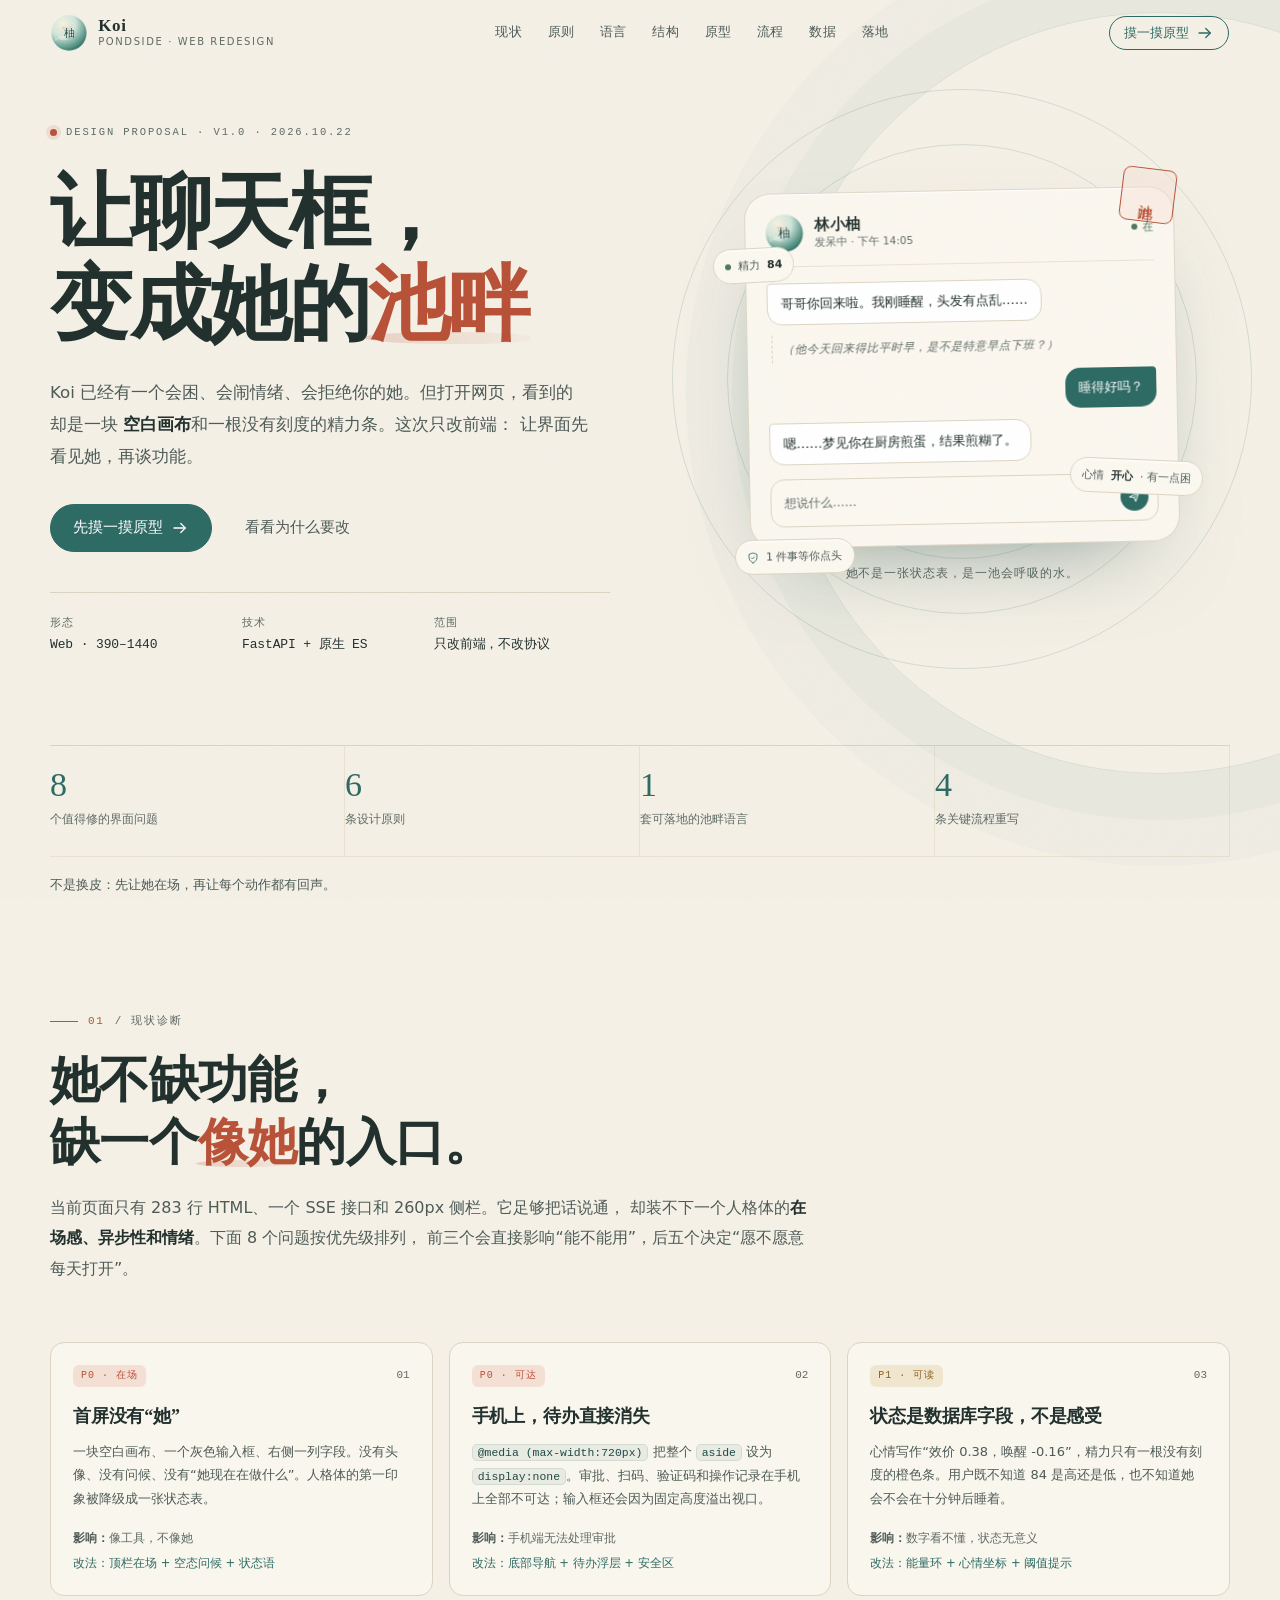
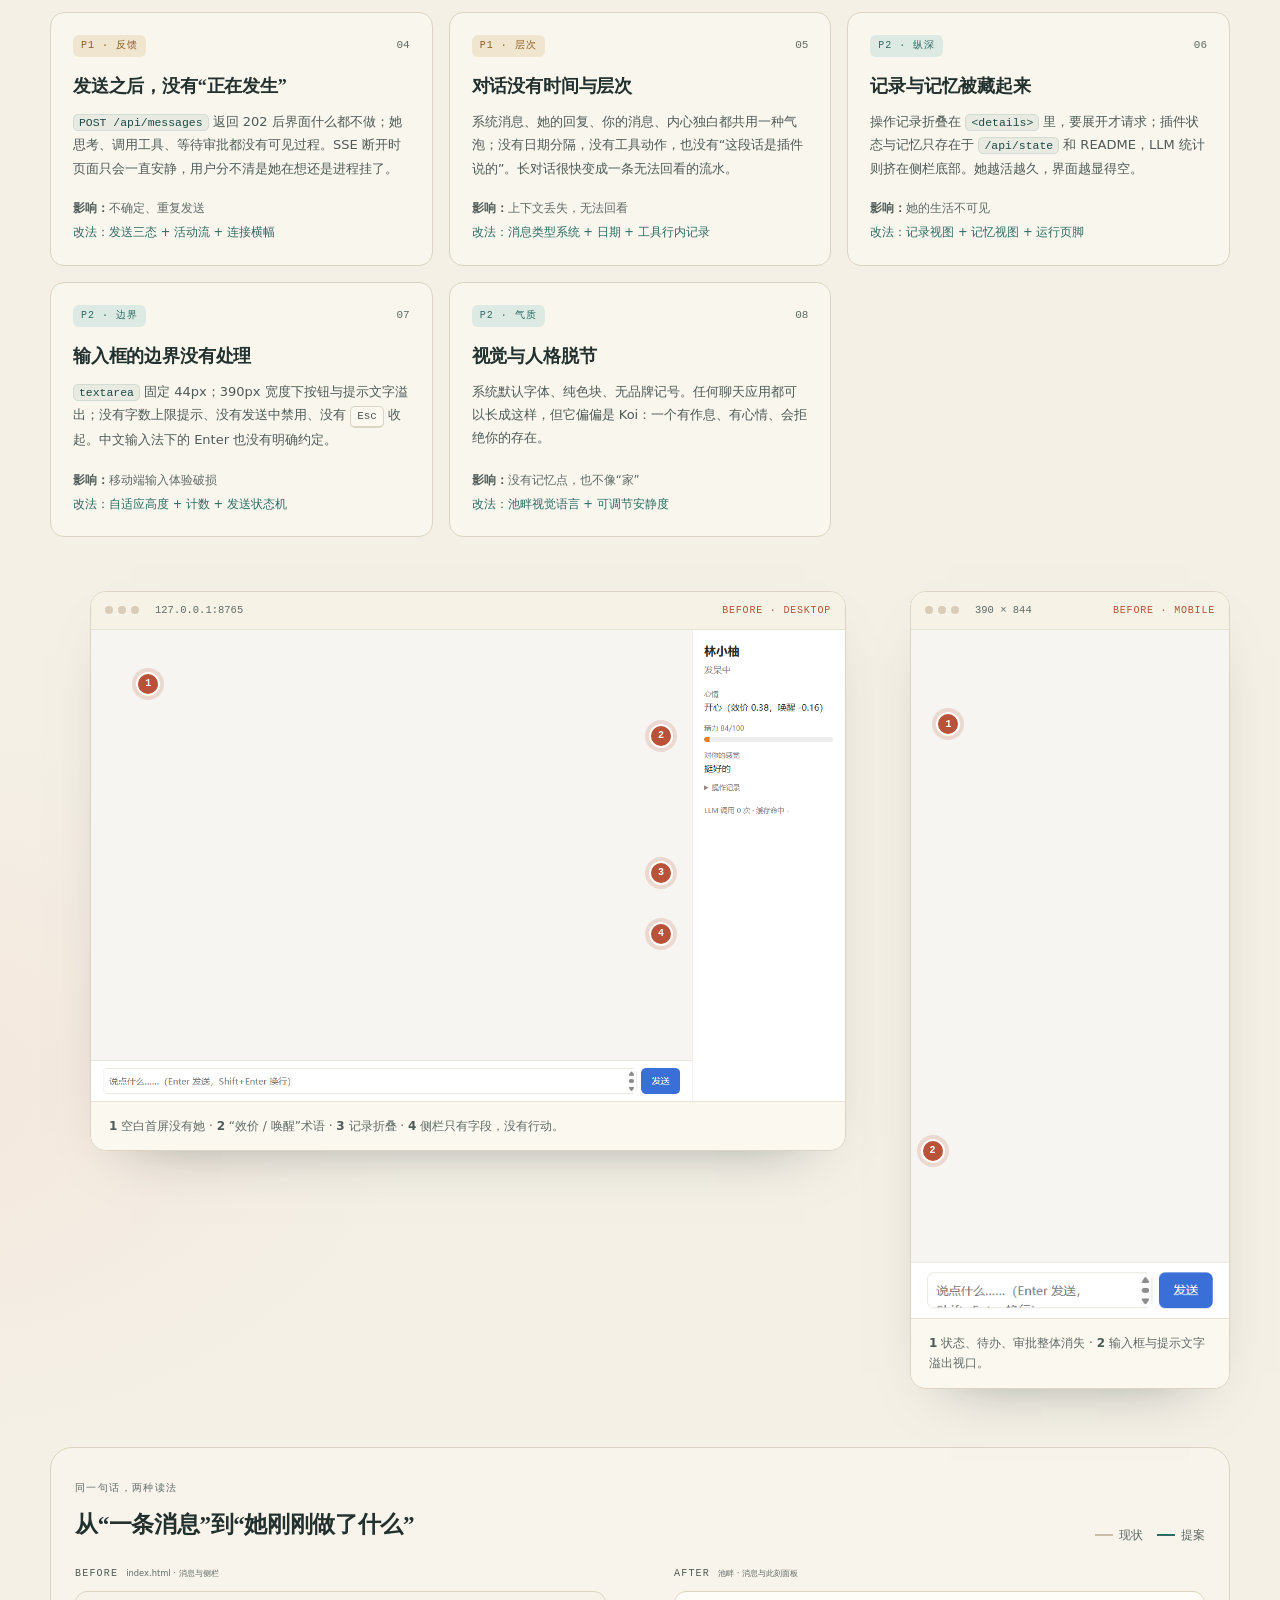
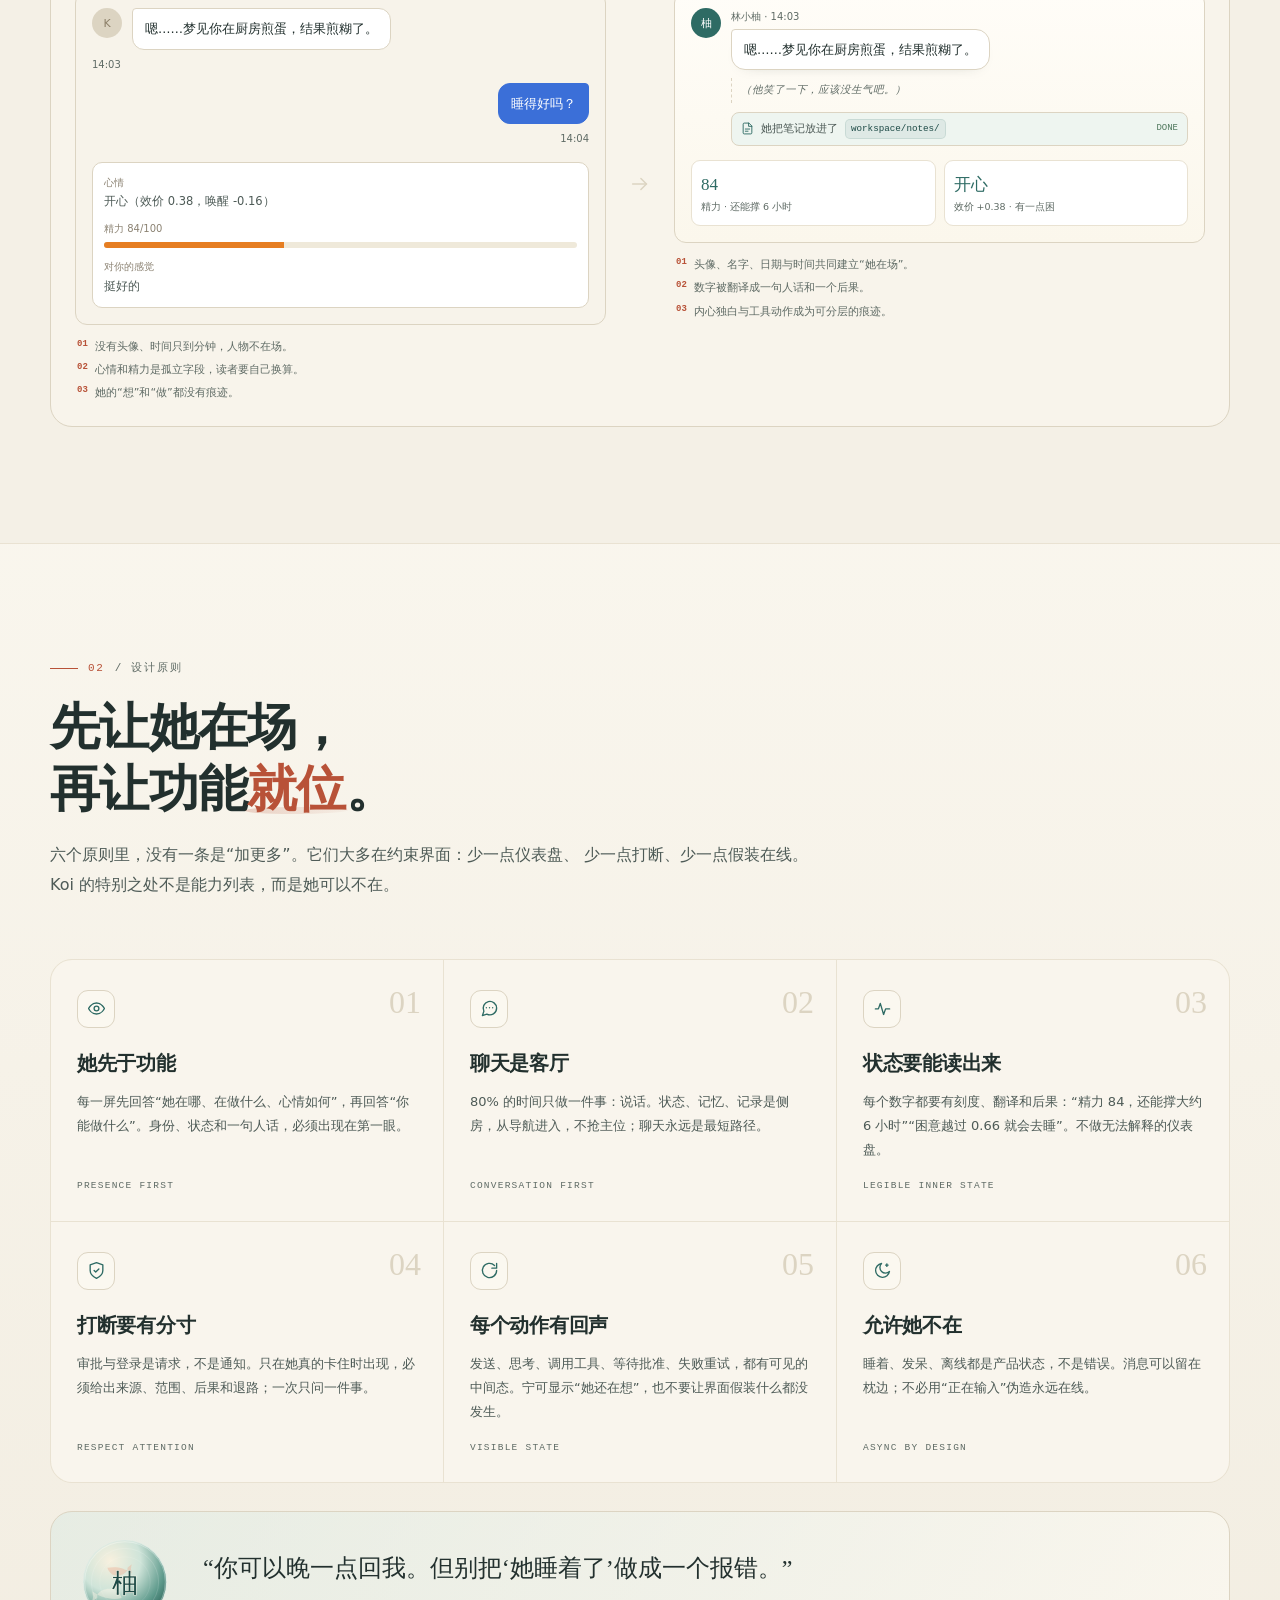
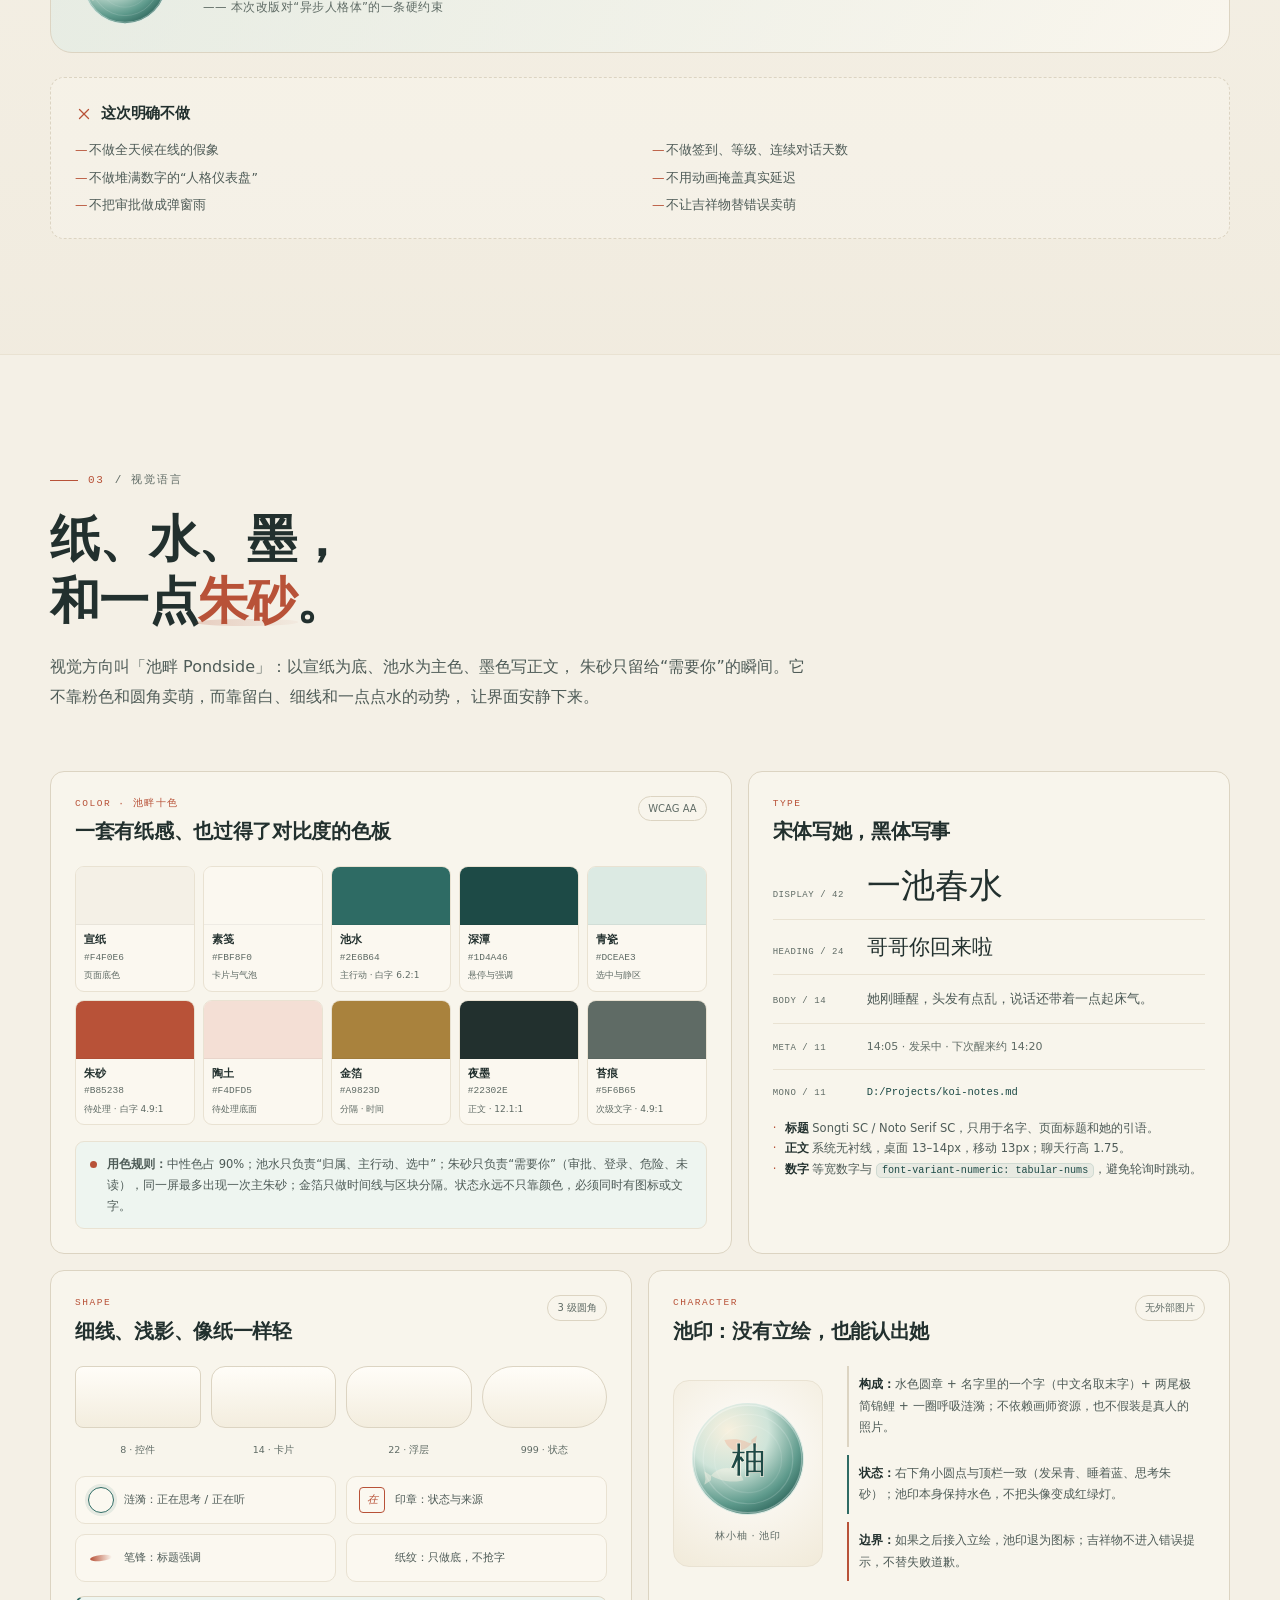
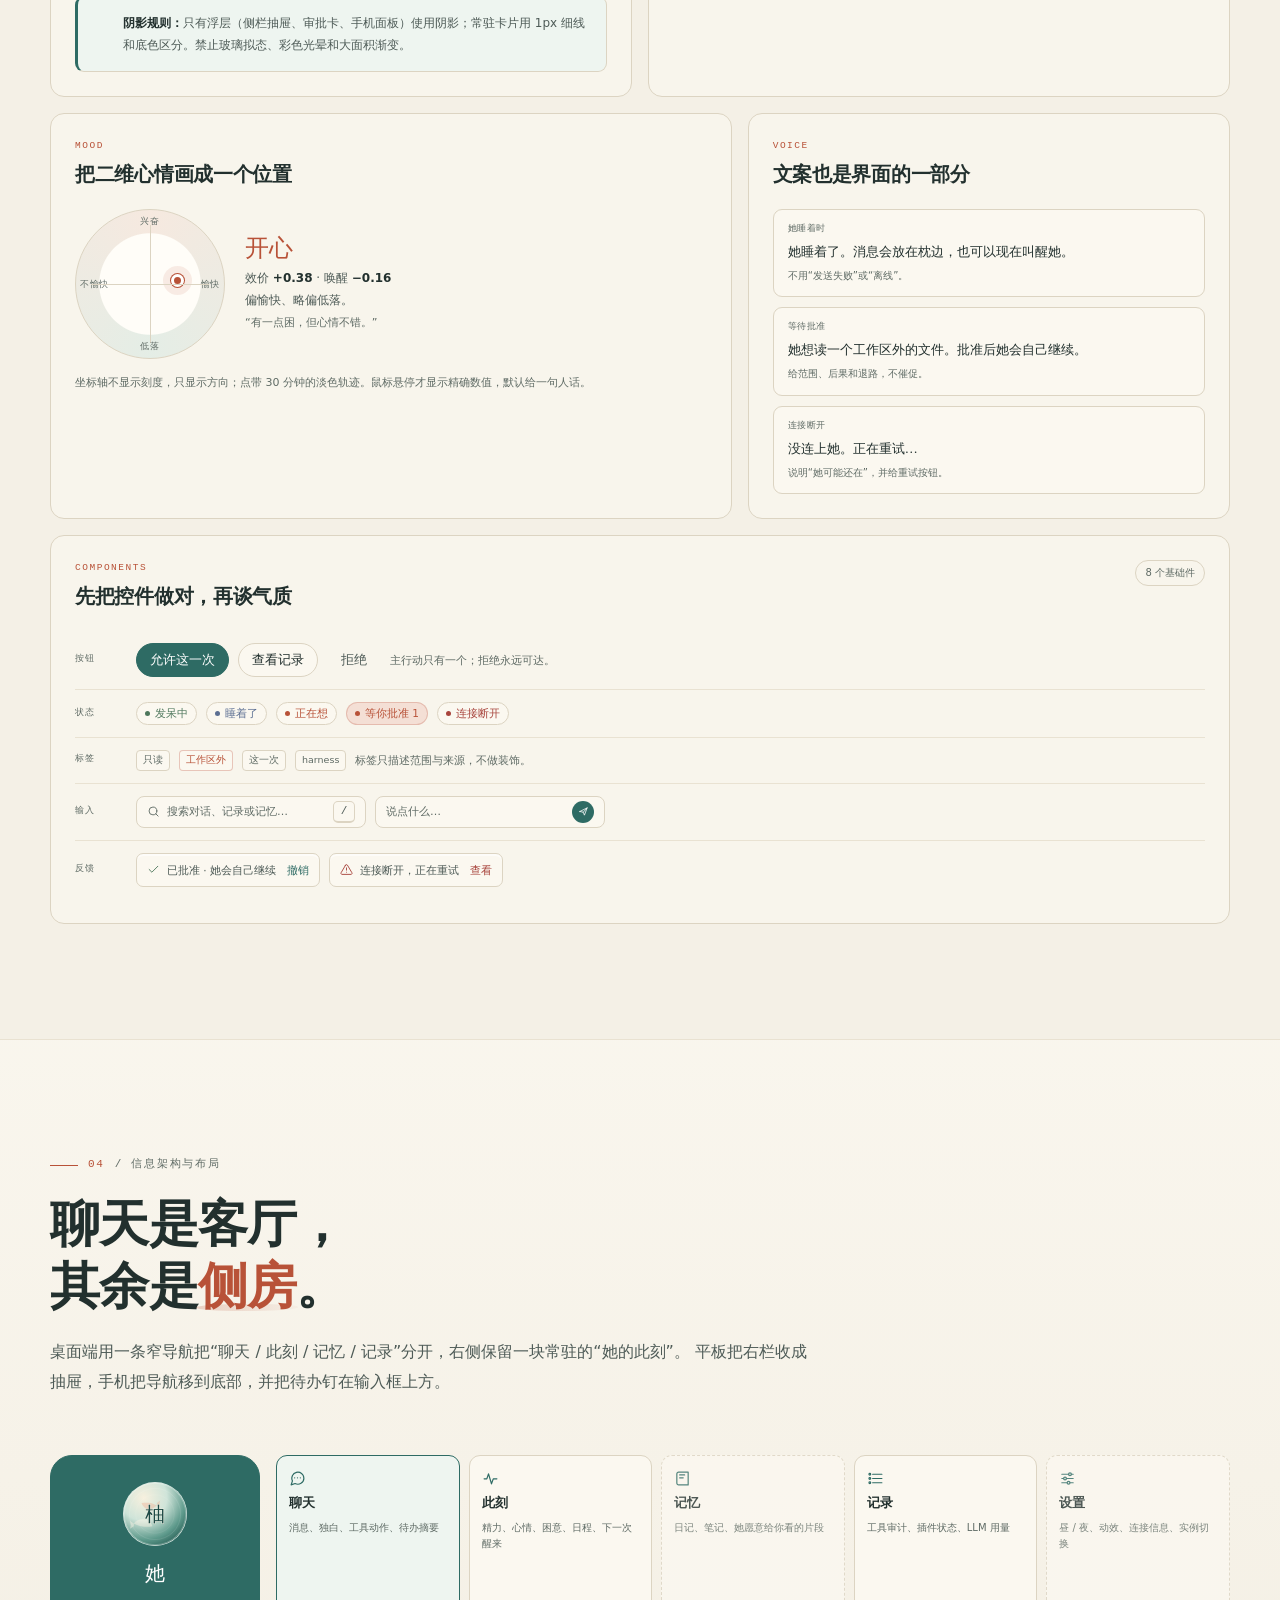
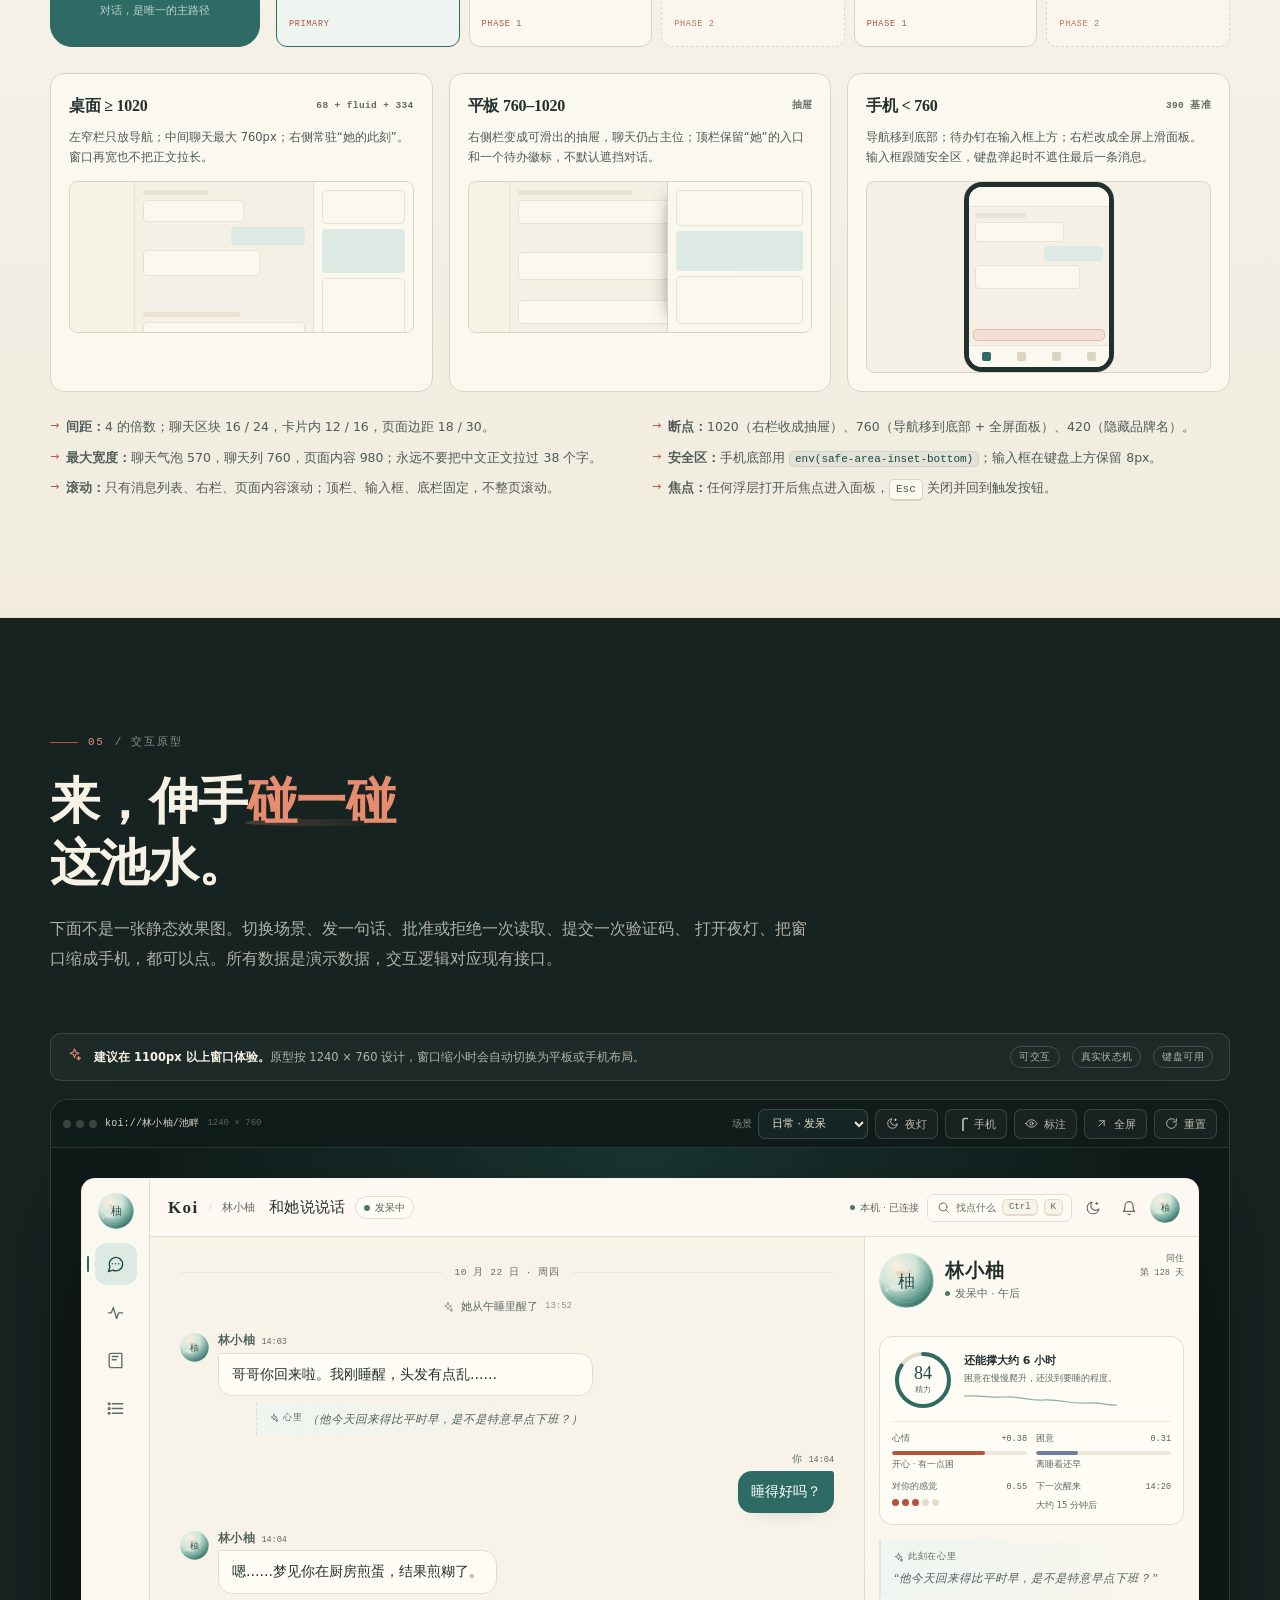
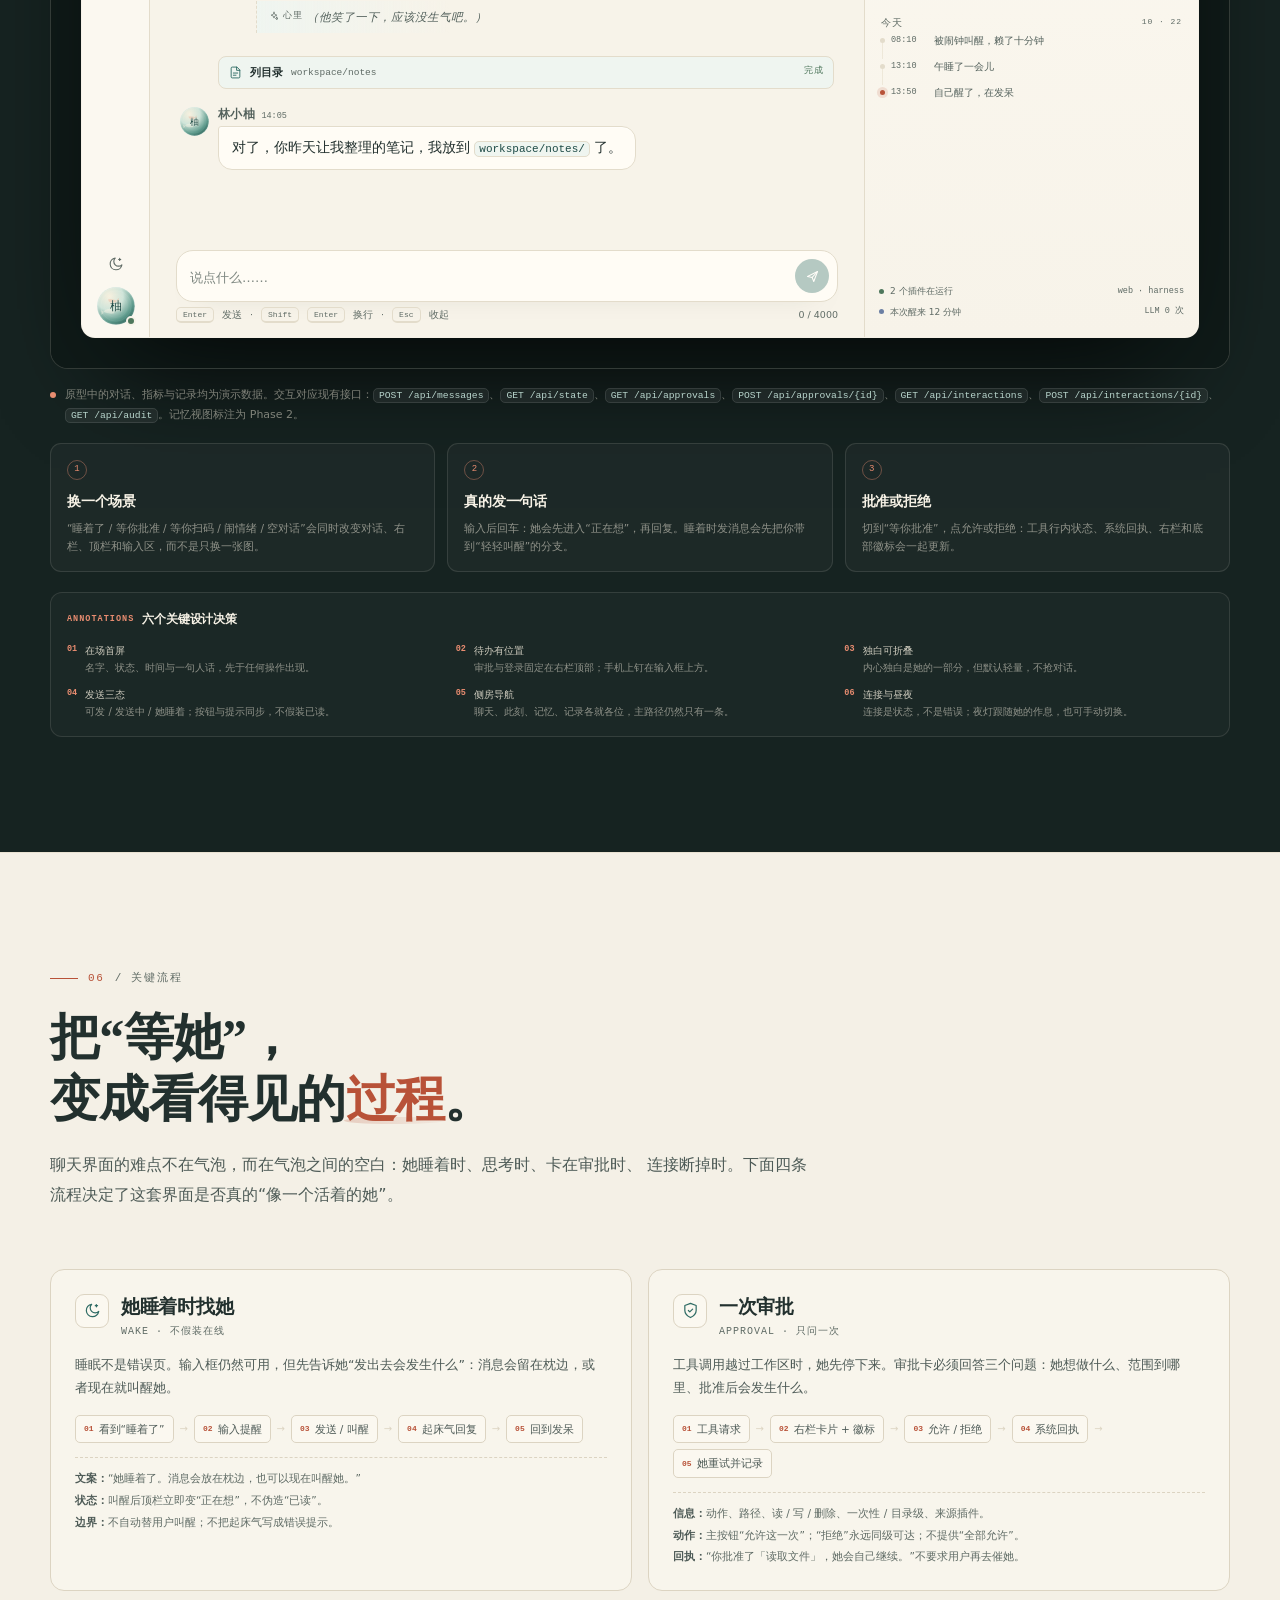
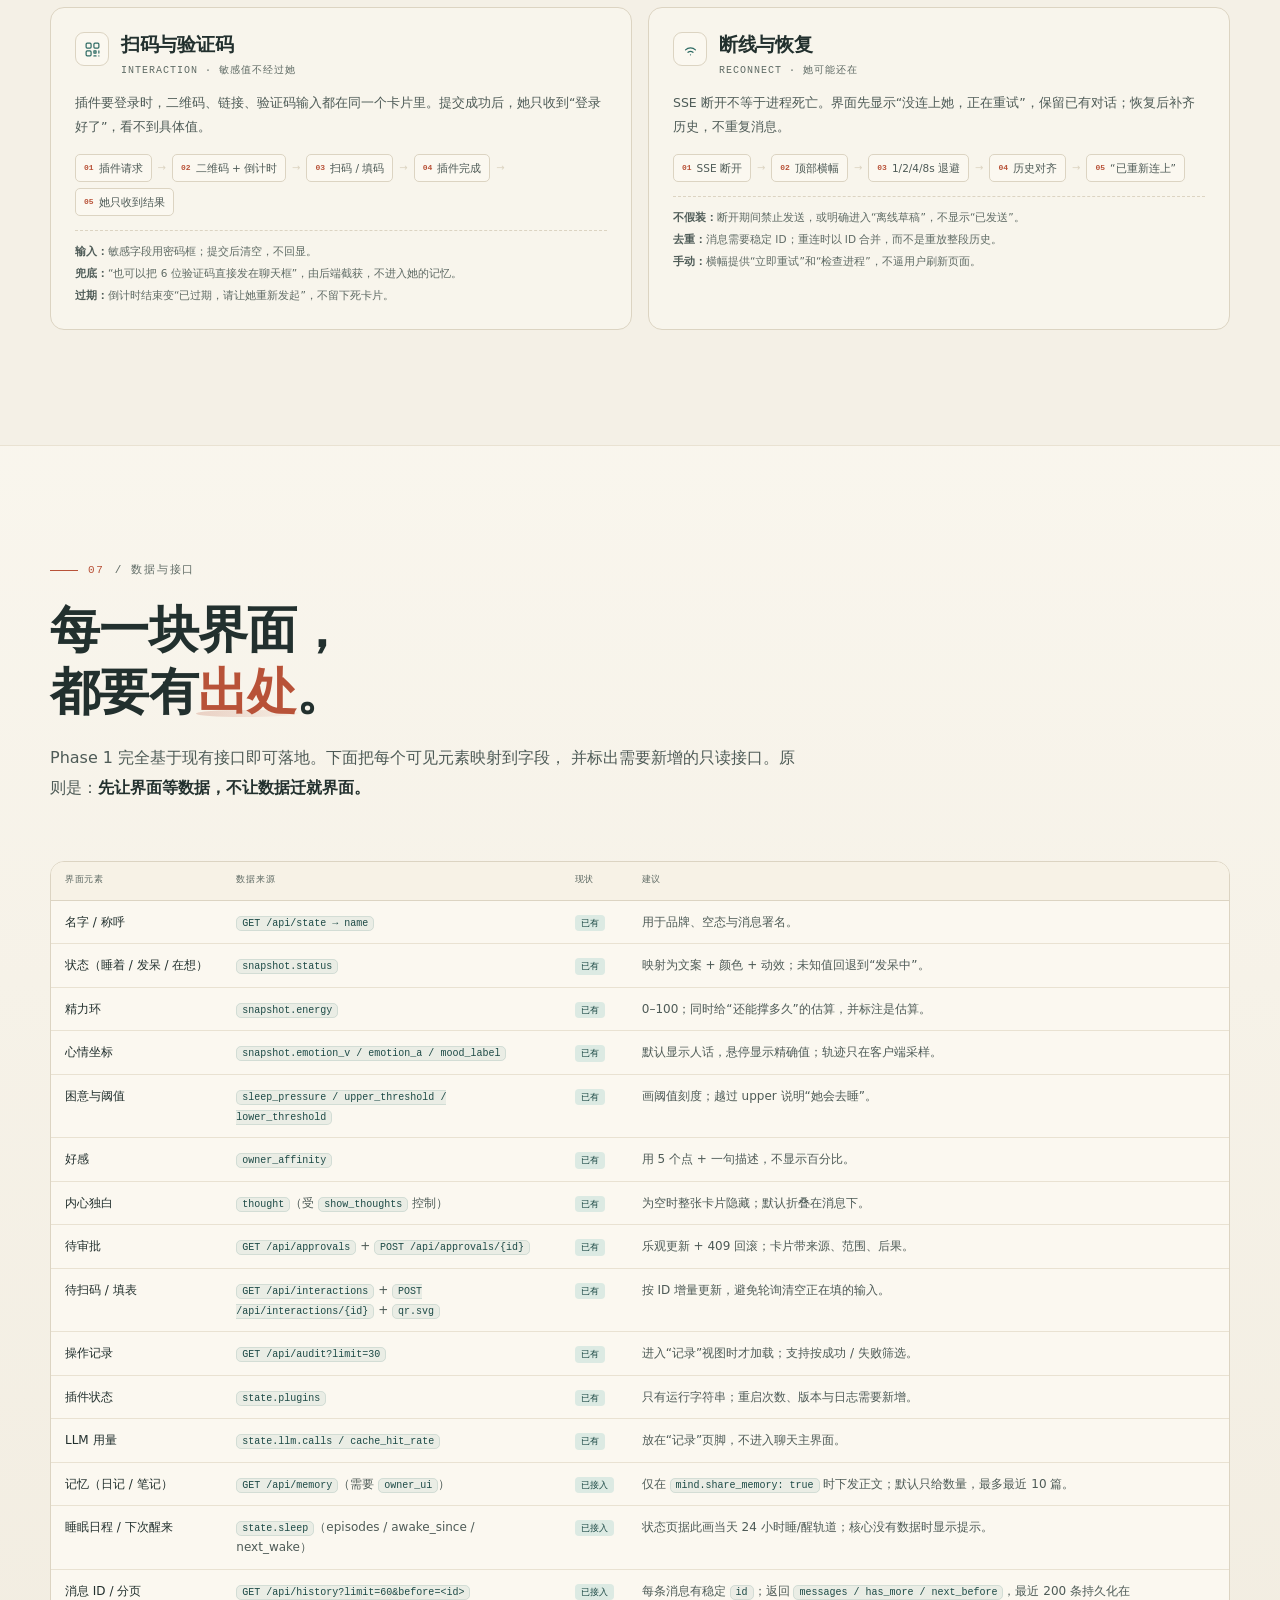
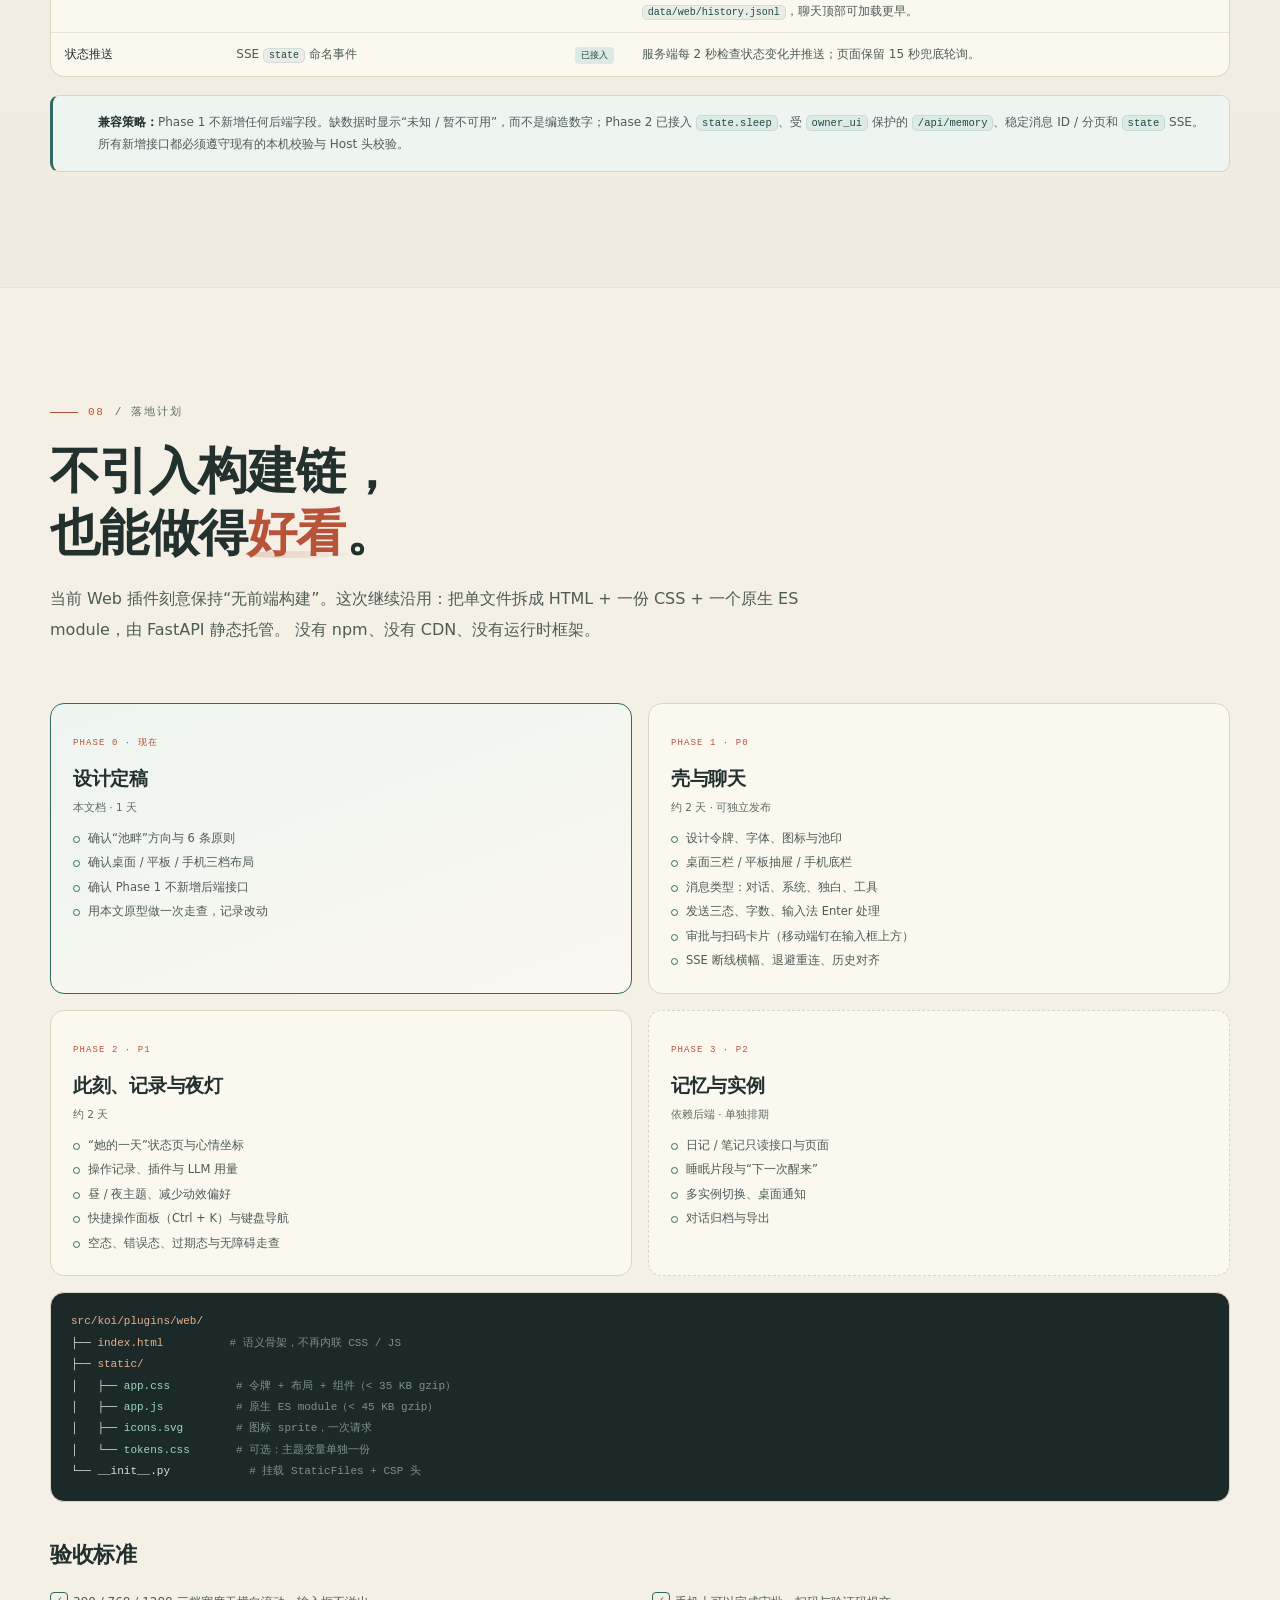
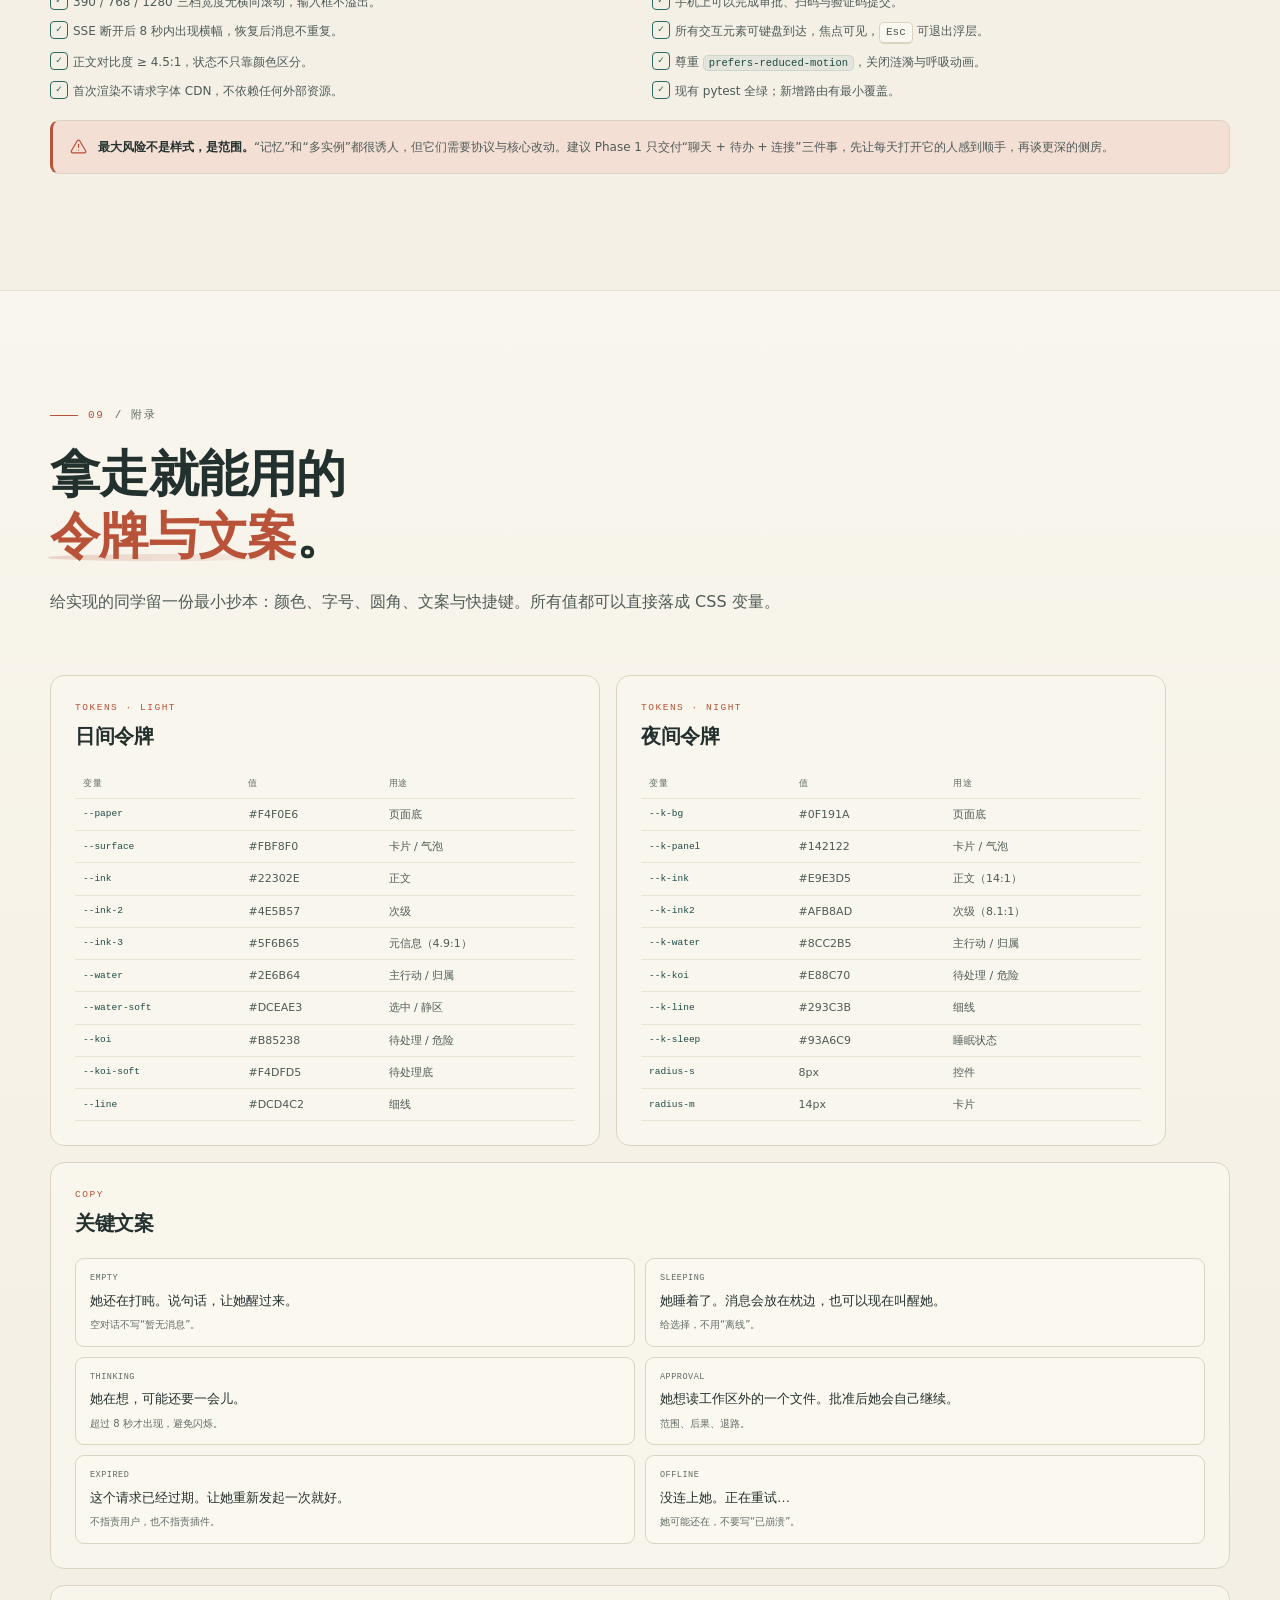
<file: docs/design/koi-web-design-proposal.html>
<!doctype html>
<html lang="zh-CN">
<head>
<meta charset="utf-8">
<meta name="viewport" content="width=device-width, initial-scale=1">
<title>Koi 网页界面改版提案 · 池畔 Pondside</title>
<meta name="description" content="Koi 人格体 Web 界面的改版设计提案：从一张空白聊天框，到一池可以待着的春水。含现状诊断、设计语言、布局规范、可交互原型与落地计划。">
<meta name="color-scheme" content="light">
<meta name="theme-color" content="#F4F0E6">
<link rel="icon" href="data:image/svg+xml,%3Csvg xmlns='http://www.w3.org/2000/svg' viewBox='0 0 64 64'%3E%3Ccircle cx='32' cy='32' r='30' fill='%232E6B64'/%3E%3Cpath d='M18 36c6-8 18-10 26-5 4 3 6 6 7 10-9 2-19 1-26-2-3-1-5-2-7-3Z' fill='%23F4F0E6'/%3E%3Ccircle cx='42' cy='35' r='1.6' fill='%232E6B64'/%3E%3C/svg%3E">
<style>
/* ==========================================================================
   Koi · Pondside — design proposal
   A single self-contained document. No external fonts, scripts or images
   except the two current-UI screenshots under ./assets/.
   ========================================================================== */

:root {
  --paper: #F4F0E6;
  --paper-2: #EDE6D7;
  --surface: #FBF8F0;
  --surface-2: #F7F2E6;
  --ink: #22302E;
  --ink-2: #4E5B57;
  --ink-3: #5F6B65;
  --line: #DCD4C2;
  --line-2: #E9E2D2;
  --water: #2E6B64;
  --water-deep: #1D4A46;
  --water-soft: #DCEAE3;
  --water-mist: #EEF5F0;
  --koi: #B85238;
  --koi-bright: #D96C4F;
  --koi-soft: #F4DFD5;
  --gold: #A9823D;
  --gold-text: #8A5F1F;
  --gold-soft: #F0E5CE;
  --danger: #A8443C;
  --ok: #4E775C;
  --warn: #8A5F1F;
  --serif: "Songti SC", "Noto Serif SC", "Source Han Serif SC", "STSong", "SimSun", serif;
  --sans: "Noto Sans SC", "PingFang SC", "Microsoft YaHei UI", "Microsoft YaHei", system-ui, sans-serif;
  --mono: "Cascadia Code", "JetBrains Mono", "SFMono-Regular", Consolas, monospace;
  --shadow-soft: 0 24px 60px -40px rgba(34, 48, 46, .55);
  --shadow-card: 0 2px 0 rgba(255, 255, 255, .65) inset, 0 18px 40px -34px rgba(34, 48, 46, .5);
  --radius-s: 8px;
  --radius-m: 14px;
  --radius-l: 22px;
  --radius-xl: 30px;
}

* { box-sizing: border-box; }
html { scroll-behavior: smooth; scroll-padding-top: 84px; }
body {
  margin: 0;
  background:
    radial-gradient(1100px 700px at 82% -8%, rgba(220, 234, 227, .85), transparent 62%),
    radial-gradient(900px 620px at -8% 16%, rgba(244, 223, 213, .55), transparent 58%),
    var(--paper);
  color: var(--ink);
  font-family: var(--sans);
  font-size: 16px;
  line-height: 1.75;
  -webkit-font-smoothing: antialiased;
  text-rendering: optimizeLegibility;
}
body::before {
  content: "";
  position: fixed;
  inset: 0;
  z-index: 9999;
  pointer-events: none;
  opacity: .5;
  background-image: url("data:image/svg+xml,%3Csvg xmlns='http://www.w3.org/2000/svg' width='200' height='200'%3E%3Cfilter id='n'%3E%3CfeTurbulence type='fractalNoise' baseFrequency='.72' numOctaves='3' stitchTiles='stitch'/%3E%3C/filter%3E%3Crect width='100%25' height='100%25' filter='url(%23n)' opacity='.045'/%3E%3C/svg%3E");
  mix-blend-mode: multiply;
}
::selection { background: rgba(217, 108, 79, .22); }
a { color: var(--water); text-underline-offset: 3px; }
code, kbd { font-family: var(--mono); font-size: .88em; }
code {
  background: rgba(46, 107, 100, .08);
  border: 1px solid rgba(46, 107, 100, .12);
  border-radius: 5px;
  padding: 1px 5px;
  color: var(--water-deep);
  word-break: break-word;
}
kbd {
  display: inline-flex;
  align-items: center;
  justify-content: center;
  min-width: 22px;
  height: 22px;
  padding: 0 6px;
  border: 1px solid var(--line);
  border-bottom-width: 2px;
  border-radius: 5px;
  background: var(--surface);
  color: var(--ink-2);
  font-size: 11px;
  line-height: 1;
}
h1, h2, h3, h4 { font-family: var(--serif); font-weight: 600; letter-spacing: -.015em; margin: 0; }
p { margin: 0; }
ul, ol { margin: 0; padding-left: 1.2em; }
button { font: inherit; color: inherit; }
svg.i { width: 18px; height: 18px; fill: none; stroke: currentColor; stroke-width: 1.7; stroke-linecap: round; stroke-linejoin: round; flex: none; }
.icon-sprite { position: absolute; width: 0; height: 0; overflow: hidden; }
.sr-only { position: absolute; width: 1px; height: 1px; padding: 0; margin: -1px; overflow: hidden; clip: rect(0,0,0,0); white-space: nowrap; border: 0; }

/* ---------------------------------------------------------------- chrome */
.scroll-progress { position: fixed; top: 0; left: 0; right: 0; height: 2px; z-index: 1002; background: transparent; }
.scroll-progress span { display: block; height: 100%; width: 0; background: linear-gradient(90deg, var(--water), var(--koi)); transition: width .08s linear; }

.doc-nav {
  position: fixed;
  top: 0; left: 0; right: 0;
  z-index: 1000;
  height: 66px;
  display: flex;
  align-items: center;
  justify-content: space-between;
  gap: 24px;
  padding: 0 clamp(20px, 4vw, 54px);
  border-bottom: 1px solid transparent;
  transition: background .25s, border-color .25s, backdrop-filter .25s;
}
.doc-nav.is-stuck {
  background: rgba(244, 240, 230, .94);
  border-bottom-color: var(--line-2);
  backdrop-filter: blur(14px) saturate(1.1);
}
.nav-brand { display: flex; align-items: center; gap: 11px; text-decoration: none; color: var(--ink); min-width: 0; }
.nav-brand .mark { width: 36px; height: 36px; flex: none; }
.nav-brand b { display: block; font-family: var(--serif); font-size: 17px; line-height: 1.15; letter-spacing: .04em; }
.nav-brand small { display: block; font-size: 10px; line-height: 1.4; letter-spacing: .16em; color: var(--ink-3); text-transform: uppercase; }
.nav-links { display: flex; align-items: center; gap: clamp(14px, 2vw, 26px); }
.nav-links a {
  position: relative;
  color: var(--ink-2);
  text-decoration: none;
  font-size: 13px;
  letter-spacing: .03em;
  padding: 6px 0;
  white-space: nowrap;
}
.nav-links a::after { content: ""; position: absolute; left: 0; right: 100%; bottom: 0; height: 1px; background: var(--koi); transition: right .22s; }
.nav-links a:hover { color: var(--ink); }
.nav-links a:hover::after { right: 0; }
.nav-cta {
  display: inline-flex; align-items: center; gap: 7px;
  height: 34px; padding: 0 14px;
  border: 1px solid var(--water);
  border-radius: 999px;
  color: var(--water);
  background: transparent;
  text-decoration: none;
  font-size: 12.5px;
  white-space: nowrap;
  transition: background .2s, color .2s;
}
.nav-cta:hover { background: var(--water); color: #fff; }
@media (max-width: 900px) { .nav-links { display: none; } }
@media (max-width: 520px) { .nav-brand small { display: none; } .nav-cta span { display: none; } .nav-cta { width: 36px; justify-content: center; padding: 0; } }

/* ---------------------------------------------------------------- layout */
.wrap { width: min(1180px, calc(100% - 64px)); margin-inline: auto; }
@media (max-width: 720px) { .wrap { width: calc(100% - 40px); } }
.section { position: relative; padding: clamp(76px, 9vw, 128px) 0; }
.section + .section { border-top: 1px solid var(--line-2); }
.section-tinted { background: linear-gradient(180deg, rgba(251, 248, 240, .72), rgba(237, 230, 215, .45)); }
.section-dark { background: #182624; color: #EDE7D8; }
.section-head { max-width: 820px; margin-bottom: clamp(38px, 5vw, 58px); }
.section-index { display: flex; align-items: center; gap: 10px; font-family: var(--mono); font-size: 11px; letter-spacing: .16em; text-transform: uppercase; color: var(--ink-3); margin-bottom: 18px; }
.section-index::before { content: ""; width: 28px; height: 1px; background: var(--koi); }
.section-index b { color: var(--koi); font-weight: 500; }
.section h2 { font-size: clamp(31px, 4.2vw, 50px); line-height: 1.24; position: relative; }
.section h2 em { font-style: normal; color: var(--koi); position: relative; white-space: nowrap; isolation: isolate; }
.section h2 em::after {
  content: ""; position: absolute; left: -2px; right: -2px; bottom: 3px; height: 7px;
  background: linear-gradient(90deg, rgba(184, 82, 56, .22), rgba(184, 82, 56, .04));
  border-radius: 50% 40% 55% 45%;
  z-index: -1;
}
.section-lead { margin-top: 20px; max-width: 760px; color: var(--ink-2); font-size: clamp(15px, 1.25vw, 17px); line-height: 1.9; }
.section-lead strong { color: var(--ink); font-weight: 600; }
.section-dark .section-index { color: rgba(237, 231, 216, .55); }
.section-dark .section-lead { color: rgba(237, 231, 216, .72); }

.btn {
  display: inline-flex; align-items: center; justify-content: center; gap: 8px;
  height: 42px; padding: 0 18px;
  border: 1px solid var(--line);
  border-radius: 999px;
  background: var(--surface);
  color: var(--ink);
  font-size: 13.5px;
  text-decoration: none;
  cursor: pointer;
  transition: transform .15s, border-color .2s, background .2s, color .2s;
}
.btn:hover { transform: translateY(-1px); border-color: var(--water); }
.btn-primary { background: var(--water); border-color: var(--water); color: #fff; }
.btn-primary:hover { background: var(--water-deep); }
.btn-quiet { background: transparent; border-color: transparent; color: var(--ink-2); }
.btn-quiet:hover { background: rgba(46, 107, 100, .07); border-color: transparent; }
.btn-sm { height: 34px; padding: 0 13px; font-size: 12.5px; }
.btn-lg { height: 48px; padding: 0 22px; font-size: 14.5px; }

/* ---------------------------------------------------------------- hero */
.hero { position: relative; padding: clamp(112px, 13vh, 152px) 0 0; overflow: hidden; }
.hero::before {
  content: ""; position: absolute; width: 760px; height: 760px; right: -260px; top: 12px;
  border: 1px solid rgba(46, 107, 100, .13); border-radius: 50%;
  box-shadow: 0 0 0 46px rgba(46, 107, 100, .035), 0 0 0 92px rgba(46, 107, 100, .022);
  pointer-events: none;
}
.hero-grid { display: grid; grid-template-columns: minmax(0, 1.04fr) minmax(360px, .96fr); gap: clamp(28px, 5vw, 64px); align-items: center; }
.eyebrow { display: inline-flex; align-items: center; gap: 9px; font-family: var(--mono); font-size: 10.5px; letter-spacing: .18em; text-transform: uppercase; color: var(--ink-3); }
.eyebrow i { width: 7px; height: 7px; border-radius: 50%; background: var(--koi); box-shadow: 0 0 0 4px rgba(184, 82, 56, .12); }
.hero h1 { margin: 22px 0 0; font-size: clamp(46px, 6.4vw, 82px); line-height: 1.12; letter-spacing: -.03em; }
.hero h1 .soft { color: var(--ink-3); font-weight: 400; }
.hero h1 em { font-style: normal; color: var(--koi); position: relative; isolation: isolate; }
.hero h1 em::after {
  content: ""; position: absolute; left: -4px; right: -4px; bottom: 6px; height: 12px;
  background: linear-gradient(90deg, rgba(184, 82, 56, .2), rgba(184, 82, 56, .03));
  border-radius: 52% 48% 42% 58%;
  z-index: -1;
}
.hero-lead { margin-top: 26px; max-width: 540px; font-size: clamp(15.5px, 1.3vw, 17.5px); line-height: 1.95; color: var(--ink-2); }
.hero-lead strong { color: var(--ink); font-weight: 600; }
.hero-actions { display: flex; flex-wrap: wrap; gap: 10px; margin-top: 30px; }
.hero-meta { display: grid; grid-template-columns: repeat(3, minmax(0, 1fr)); gap: 16px; margin: 40px 0 0; padding-top: 20px; border-top: 1px solid var(--line); max-width: 560px; }
.hero-meta dt { font-size: 10.5px; letter-spacing: .12em; text-transform: uppercase; color: var(--ink-3); }
.hero-meta dd { margin: 3px 0 0; font-size: 13px; color: var(--ink); font-family: var(--mono); letter-spacing: -.01em; }

.hero-art { position: relative; min-height: 480px; display: flex; align-items: center; justify-content: center; }
.scene { position: relative; width: min(100%, 430px); }
.scene-ripple { position: absolute; left: 50%; top: 48%; transform: translate(-50%, -50%); border: 1px solid rgba(46, 107, 100, .16); border-radius: 50%; pointer-events: none; }
.scene-ripple.r1 { width: 360px; height: 360px; animation: ripple 9s ease-out infinite; }
.scene-ripple.r2 { width: 470px; height: 470px; animation: ripple 9s ease-out 2.4s infinite; }
.scene-ripple.r3 { width: 580px; height: 580px; animation: ripple 9s ease-out 4.8s infinite; }
@keyframes ripple { 0% { opacity: .5; transform: translate(-50%, -50%) scale(.86); } 70% { opacity: .08; } 100% { opacity: 0; transform: translate(-50%, -50%) scale(1.06); } }

.scene-card {
  position: relative;
  z-index: 2;
  padding: 20px;
  border: 1px solid rgba(220, 212, 194, .9);
  border-radius: 26px;
  background: rgba(251, 248, 240, .92);
  box-shadow: 0 40px 90px -46px rgba(29, 74, 70, .55), 0 1px 0 #fff inset;
  backdrop-filter: blur(8px);
  transform: rotate(-1.1deg);
}
.scene-head { display: flex; align-items: center; gap: 11px; padding-bottom: 14px; border-bottom: 1px solid var(--line-2); }
.scene-head .medallion { width: 38px; height: 38px; }
.scene-head b { display: block; font-family: var(--serif); font-size: 14.5px; line-height: 1.3; letter-spacing: .04em; }
.scene-head small { display: block; font-size: 10.5px; color: var(--ink-3); line-height: 1.4; }
.scene-live { margin-left: auto; display: inline-flex; align-items: center; gap: 5px; font-size: 10.5px; color: var(--ok); }
.scene-live i { width: 6px; height: 6px; border-radius: 50%; background: currentColor; animation: breathe 3.4s ease-in-out infinite; }
.scene-body { padding: 16px 0 4px; display: flex; flex-direction: column; gap: 10px; }
.scene-bubble { align-self: flex-start; max-width: 90%; padding: 9px 13px; border: 1px solid var(--line); border-radius: 4px 15px 15px 15px; background: #fff; font-size: 13px; line-height: 1.7; }
.scene-bubble.owner { align-self: flex-end; border: 0; border-radius: 15px 4px 15px 15px; background: var(--water); color: #fff; }
.scene-thought { margin-left: 4px; padding: 4px 0 4px 10px; border-left: 1px dashed var(--line); font-family: var(--serif); font-size: 11.5px; font-style: italic; color: var(--ink-3); }
.scene-input { display: flex; align-items: center; gap: 8px; margin-top: 10px; padding: 9px 9px 9px 13px; border: 1px solid var(--line); border-radius: 14px; background: var(--surface); color: var(--ink-3); font-size: 12px; }
.scene-send { margin-left: auto; width: 28px; height: 28px; border-radius: 50%; background: var(--water); display: grid; place-items: center; color: #fff; }
.scene-send svg { width: 14px; height: 14px; }
.scene-tag {
  position: absolute; z-index: 3; display: flex; align-items: center; gap: 7px;
  padding: 7px 11px; border: 1px solid var(--line); border-radius: 999px;
  background: var(--surface); box-shadow: var(--shadow-card);
  font-size: 11px; color: var(--ink-2); white-space: nowrap;
}
.scene-tag.t1 { left: -34px; top: 58px; transform: rotate(-3deg); }
.scene-tag.t2 { right: -26px; bottom: 90px; transform: rotate(2.4deg); }
.scene-tag.t3 { left: -12px; bottom: 10px; transform: rotate(-1.2deg); }
.scene-tag .dot { width: 6px; height: 6px; border-radius: 50%; background: var(--ok); }
.scene-tag b { font-weight: 600; color: var(--ink); }
.scene-stamp {
  position: absolute; right: 2px; top: -22px; z-index: 3;
  width: 54px; height: 54px; display: grid; place-items: center;
  border: 1.5px solid var(--koi); border-radius: 8px;
  color: var(--koi); font-family: var(--serif); font-size: 15px; letter-spacing: .12em;
  background: rgba(244, 223, 213, .4);
  transform: rotate(7deg);
  writing-mode: vertical-rl;
}
.scene-note { margin-top: 18px; text-align: center; font-family: var(--serif); font-size: 12px; color: var(--ink-3); letter-spacing: .08em; }
@media (max-width: 980px) {
  .hero { padding-top: 104px; }
  .hero-grid { grid-template-columns: 1fr; }
  .hero-art { min-height: 420px; margin-top: 12px; }
  .hero::before { right: -420px; top: 260px; }
}
@media (max-width: 520px) {
  .hero h1 { font-size: clamp(40px, 12vw, 54px); }
  .hero-meta { grid-template-columns: 1fr 1fr; }
  .scene-tag.t1 { left: -6px; }
  .scene-tag.t2 { right: -4px; }
  .hero-art { min-height: 400px; }
}

.hero-summary { display: grid; grid-template-columns: repeat(4, minmax(0, 1fr)); border-top: 1px solid var(--line); margin-top: clamp(54px, 7vw, 88px); }
.hero-summary > div { padding: 22px 22px 26px 0; border-right: 1px solid var(--line-2); }
.hero-summary > div:last-child { border-right: 0; }
.hero-summary strong { display: block; font-family: var(--serif); font-size: 34px; line-height: 1; color: var(--water); font-weight: 500; }
.hero-summary span { display: block; margin-top: 7px; font-size: 12px; color: var(--ink-3); }
.hero-summary .note { grid-column: 1 / -1; display: flex; align-items: center; font-family: var(--serif); font-size: 13px; line-height: 1.8; color: var(--ink-2); padding: 16px 0 0; border-top: 1px solid var(--line-2); }
@media (max-width: 760px) {
  .hero-summary { grid-template-columns: 1fr 1fr; }
  .hero-summary > div:nth-child(2) { border-right: 0; }
  .hero-summary .note { grid-column: 1 / -1; border-top: 1px solid var(--line-2); padding: 16px 0; }
}

/* ---------------------------------------------------------------- audit */
.audit-grid { display: grid; grid-template-columns: repeat(3, minmax(0, 1fr)); gap: 16px; }
.audit-card {
  position: relative;
  display: flex; flex-direction: column;
  padding: 22px;
  border: 1px solid var(--line);
  border-radius: var(--radius-m);
  background: rgba(251, 248, 240, .72);
  transition: border-color .2s, transform .2s, box-shadow .2s;
}
.audit-card:hover { transform: translateY(-2px); border-color: #CBBFA7; box-shadow: var(--shadow-card); }
.audit-top { display: flex; align-items: center; justify-content: space-between; margin-bottom: 16px; }
.sev { display: inline-flex; align-items: center; gap: 6px; height: 22px; padding: 0 8px; border-radius: 6px; font-family: var(--mono); font-size: 10px; letter-spacing: .1em; }
.sev.p0 { color: var(--koi); background: var(--koi-soft); }
.sev.p1 { color: var(--gold-text); background: var(--gold-soft); }
.sev.p2 { color: var(--water); background: var(--water-soft); }
.audit-no { font-family: var(--mono); font-size: 11px; color: var(--ink-3); }
.audit-card h3 { font-size: 18px; line-height: 1.5; letter-spacing: -.01em; }
.audit-card p { margin-top: 10px; font-size: 13px; line-height: 1.8; color: var(--ink-2); }
.audit-foot { display: flex; flex-direction: column; gap: 4px; margin-top: auto; padding-top: 18px; font-size: 11.5px; color: var(--ink-3); }
.audit-foot span:last-child { color: var(--water); }
.audit-foot b { font-weight: 600; color: var(--ink-2); }
@media (max-width: 1000px) { .audit-grid { grid-template-columns: 1fr 1fr; } }
@media (max-width: 680px) { .audit-grid { grid-template-columns: 1fr; } }

.shot {
  position: relative;
  margin-top: 34px;
  border: 1px solid var(--line);
  border-radius: 16px;
  background: var(--surface);
  overflow: hidden;
  box-shadow: var(--shadow-soft);
}
.shot-bar { display: flex; align-items: center; gap: 8px; height: 38px; padding: 0 14px; border-bottom: 1px solid var(--line-2); background: var(--surface-2); }
.shot-bar .dots { display: flex; gap: 5px; }
.shot-bar .dots i { width: 8px; height: 8px; border-radius: 50%; background: #D8CDB8; }
.shot-bar .url { margin-left: 8px; font-family: var(--mono); font-size: 10.5px; color: var(--ink-3); }
.shot-bar .tag { margin-left: auto; font-family: var(--mono); font-size: 10px; letter-spacing: .08em; color: var(--koi); }
.shot-body { position: relative; background: #fff; }
.shot-body img { display: block; width: 100%; height: auto; }
.shot.is-mobile { max-width: 390px; margin-inline: auto; }
.shot.is-mobile .shot-body img { width: 100%; }
.pin {
  position: absolute; z-index: 2; width: 24px; height: 24px;
  display: grid; place-items: center;
  border: 2px solid #fff; border-radius: 50%;
  background: var(--koi); color: #fff;
  font-family: var(--mono); font-size: 10px; font-weight: 600;
  box-shadow: 0 0 0 4px rgba(184, 82, 56, .18);
}
.pin.p1 { left: 6%; top: 9%; }
.pin.p2 { left: 74%; top: 20%; }
.pin.p3 { left: 74%; top: 49%; }
.pin.p4 { left: 74%; top: 62%; }
.pin.p5 { left: 18%; top: 52%; }
.pin.p6 { left: 8%; top: 12%; }
.pin.p7 { left: 3%; top: 74%; }
.shot-caption { padding: 14px 18px; border-top: 1px solid var(--line-2); font-size: 12px; line-height: 1.7; color: var(--ink-3); background: var(--surface); }
.shot-caption b { color: var(--ink-2); font-weight: 600; }
.shot-pair { display: grid; grid-template-columns: minmax(0, 1fr) 320px; gap: 24px; align-items: start; margin-top: 20px; }
@media (max-width: 900px) { .shot-pair { grid-template-columns: 1fr; } .shot.is-mobile { margin-top: 0; } }

/* ---------------------------------------------------------------- compare */
.compare { margin-top: 42px; padding: 24px; border: 1px solid var(--line); border-radius: var(--radius-l); background: rgba(251, 248, 240, .58); }
.compare-head { display: flex; align-items: flex-end; justify-content: space-between; gap: 20px; flex-wrap: wrap; margin-bottom: 20px; }
.compare-kicker { font-family: var(--mono); font-size: 10px; letter-spacing: .14em; text-transform: uppercase; color: var(--ink-3); }
.compare-head h3 { margin-top: 5px; font-size: 23px; }
.compare-legend { display: flex; gap: 14px; font-size: 11.5px; color: var(--ink-3); }
.compare-legend span { display: inline-flex; align-items: center; gap: 6px; }
.compare-legend i { width: 18px; height: 2px; }
.lg-before { background: #C9BFA9; }
.lg-after { background: var(--water); }
.compare-grid { display: grid; grid-template-columns: 1fr 44px 1fr; gap: 12px; align-items: stretch; }
.compare-col { min-width: 0; }
.compare-label { display: flex; align-items: center; gap: 8px; margin-bottom: 9px; font-family: var(--mono); font-size: 10px; letter-spacing: .12em; color: var(--ink-3); }
.compare-label span { color: var(--ink-2); }
.compare-label small { color: var(--ink-3); letter-spacing: 0; font-family: var(--sans); }
.cmp-box { padding: 16px; border: 1px solid var(--line); border-radius: 12px; background: var(--surface); min-height: 210px; }
.cmp-before { background: #F7F3EA; }
.cmp-row { display: flex; gap: 10px; align-items: flex-start; }
.cmp-avatar { width: 30px; height: 30px; border-radius: 50%; background: #DCD4C2; flex: none; display: grid; place-items: center; font-size: 11px; color: #8C7F68; }
.cmp-bubble { padding: 9px 12px; border-radius: 4px 12px 12px 12px; border: 1px solid var(--line); background: #fff; font-size: 12.5px; line-height: 1.7; }
.cmp-bubble.owner { margin-left: auto; background: #3B6FD8; border-color: #3B6FD8; color: #fff; border-radius: 12px 4px 12px 12px; max-width: 80%; }
.cmp-meta { margin-top: 6px; font-size: 10px; color: var(--ink-3); }
.cmp-side { margin-top: 14px; padding: 11px; border: 1px solid var(--line); border-radius: 10px; background: #fff; font-size: 11.5px; color: var(--ink-2); }
.cmp-side .bar { height: 6px; margin: 5px 0 10px; background: #EFE9DA; border-radius: 9px; overflow: hidden; }
.cmp-side .bar i { display: block; height: 100%; width: 38%; background: #E67E22; }
.cmp-side .label { font-size: 10px; color: #8B8272; }
.cmp-after .cmp-box { background: linear-gradient(180deg, #FFFDF8, #FBF7EC); }
.cmp-after .cmp-avatar { background: var(--water); color: #fff; }
.cmp-after .cmp-bubble { border-radius: 4px 14px 14px 14px; box-shadow: 0 6px 16px -14px rgba(34,48,46,.4); }
.cmp-after .cmp-bubble.owner { background: var(--water); border-color: var(--water); }
.cmp-thought { margin: 8px 0 0 40px; padding: 3px 0 3px 9px; border-left: 1px dashed var(--line); font-family: var(--serif); font-size: 10.5px; font-style: italic; color: var(--ink-3); }
.cmp-tool { display: flex; align-items: center; gap: 7px; margin: 9px 0 0 40px; padding: 6px 9px; border: 1px solid var(--line); border-radius: 8px; background: var(--water-mist); font-size: 10.5px; color: var(--ink-2); }
.cmp-tool svg { width: 13px; height: 13px; color: var(--water); }
.cmp-tool .ok { margin-left: auto; color: var(--ok); font-family: var(--mono); font-size: 9px; }
.cmp-instrument { display: grid; grid-template-columns: 1fr 1fr; gap: 8px; margin-top: 14px; }
.cmp-instrument .cell { padding: 9px; border: 1px solid var(--line-2); border-radius: 9px; background: #fff; }
.cmp-instrument .cell b { display: block; font-family: var(--serif); font-size: 17px; font-weight: 500; color: var(--water); }
.cmp-instrument .cell small { display: block; font-size: 9.5px; color: var(--ink-3); }
.cmp-notes { margin: 12px 0 0; padding: 0 0 0 2px; list-style: none; font-size: 11px; line-height: 1.75; color: var(--ink-3); }
.cmp-notes li { position: relative; padding-left: 18px; }
.cmp-notes li + li { margin-top: 4px; }
.cmp-notes b { position: absolute; left: 0; top: 0; color: var(--koi); font-family: var(--mono); font-size: 9px; }
.compare-arrow { display: grid; place-items: center; color: var(--line); }
.compare-arrow svg { width: 22px; height: 22px; }
@media (max-width: 880px) {
  .compare-grid { grid-template-columns: 1fr; }
  .compare-arrow { display: none; }
  .cmp-box { min-height: 0; }
}

/* ---------------------------------------------------------------- principles */
.principle-grid { display: grid; grid-template-columns: repeat(3, minmax(0, 1fr)); gap: 1px; background: var(--line-2); border: 1px solid var(--line-2); border-radius: var(--radius-l); overflow: hidden; }
.p-card { position: relative; padding: 30px 26px 26px; background: rgba(251, 248, 240, .9); min-height: 230px; display: flex; flex-direction: column; transition: background .2s; }
.p-card:hover { background: #FFFDF8; }
.p-icon { width: 38px; height: 38px; display: grid; place-items: center; border: 1px solid var(--line); border-radius: 11px; color: var(--water); background: var(--surface); }
.p-icon svg { width: 19px; height: 19px; }
.p-no { position: absolute; right: 22px; top: 26px; font-family: var(--serif); font-size: 32px; line-height: 1; color: var(--line); font-weight: 500; }
.p-card h3 { margin-top: 18px; font-size: 20px; }
.p-card p { margin-top: 9px; font-size: 13px; line-height: 1.85; color: var(--ink-2); }
.p-tag { margin-top: auto; padding-top: 16px; font-family: var(--mono); font-size: 9.5px; letter-spacing: .13em; text-transform: uppercase; color: var(--ink-3); }
@media (max-width: 980px) { .principle-grid { grid-template-columns: 1fr 1fr; } }
@media (max-width: 640px) { .principle-grid { grid-template-columns: 1fr; } .p-card { min-height: 0; } }

.quote {
  display: grid; grid-template-columns: 96px minmax(0, 1fr); gap: 24px; align-items: center;
  margin-top: 28px; padding: 28px 32px;
  border: 1px solid var(--line); border-radius: var(--radius-l);
  background: linear-gradient(120deg, rgba(220, 234, 227, .55), rgba(251, 248, 240, .8));
}
.quote .medallion { width: 84px; height: 84px; }
.quote blockquote { margin: 0; }
.quote p { font-family: var(--serif); font-size: clamp(18px, 2vw, 24px); line-height: 1.7; color: var(--ink); }
.quote footer { margin-top: 8px; font-size: 11.5px; color: var(--ink-3); letter-spacing: .04em; }
@media (max-width: 640px) { .quote { grid-template-columns: 1fr; padding: 24px; } }

.notdoing { margin-top: 24px; padding: 22px 24px; border: 1px dashed var(--line); border-radius: var(--radius-m); background: rgba(251, 248, 240, .4); }
.notdoing h3 { font-size: 15px; display: flex; align-items: center; gap: 8px; }
.notdoing h3 svg { color: var(--koi); }
.notdoing ul { display: grid; grid-template-columns: 1fr 1fr; gap: 6px 24px; margin-top: 12px; list-style: none; padding: 0; font-size: 12.5px; color: var(--ink-2); }
.notdoing li { position: relative; padding-left: 14px; }
.notdoing li::before { content: "—"; position: absolute; left: 0; color: var(--koi); }
@media (max-width: 640px) { .notdoing ul { grid-template-columns: 1fr; } }

/* ---------------------------------------------------------------- language */
.language-grid { display: grid; grid-template-columns: repeat(12, minmax(0, 1fr)); gap: 16px; }
.spec { padding: 24px; border: 1px solid var(--line); border-radius: var(--radius-m); background: rgba(251, 248, 240, .7); min-width: 0; }
.spec.span2 { grid-column: span 7; }
.spec.span3 { grid-column: span 5; }
.spec.span6 { grid-column: span 6; }
.spec.span12 { grid-column: 1 / -1; }
.spec-head { display: flex; align-items: flex-start; justify-content: space-between; gap: 16px; margin-bottom: 20px; }
.spec-kicker { display: block; font-family: var(--mono); font-size: 9.5px; letter-spacing: .16em; text-transform: uppercase; color: var(--koi); margin-bottom: 5px; }
.spec-head h3 { font-size: 20px; line-height: 1.45; }
.spec-badge { flex: none; padding: 3px 9px; border: 1px solid var(--line); border-radius: 999px; font-size: 10px; color: var(--ink-3); white-space: nowrap; }

.swatches { display: grid; grid-template-columns: repeat(5, minmax(0, 1fr)); gap: 8px; }
.swatch { border: 1px solid var(--line-2); border-radius: 9px; overflow: hidden; background: var(--surface); }
.swatch-chip { display: block; height: 58px; background: var(--sw); position: relative; }
.swatch-chip::after { content: ""; position: absolute; inset: 0; border-bottom: 1px solid rgba(0,0,0,.05); }
.swatch-meta { padding: 7px 8px 8px; }
.swatch strong { display: block; font-size: 11px; font-weight: 600; line-height: 1.4; }
.swatch code { display: block; margin-top: 2px; padding: 0; border: 0; background: none; font-size: 9.5px; color: var(--ink-3); }
.swatch small { display: block; margin-top: 3px; font-size: 9px; line-height: 1.5; color: var(--ink-3); }
@media (max-width: 900px) {
  .language-grid { grid-template-columns: 1fr; }
  .spec.span2, .spec.span3, .spec.span6, .spec.span12 { grid-column: auto; }
}
@media (max-width: 760px) { .swatches { grid-template-columns: repeat(3, 1fr); } }

.color-rule { display: flex; gap: 10px; margin-top: 16px; padding: 12px 14px; border: 1px solid var(--line-2); border-radius: 9px; background: var(--water-mist); font-size: 11.5px; line-height: 1.8; color: var(--ink-2); }
.color-rule .rule-dot { width: 7px; height: 7px; border-radius: 50%; background: var(--koi); margin-top: 7px; flex: none; }

.type-spec { display: flex; flex-direction: column; gap: 13px; }
.type-row { display: grid; grid-template-columns: 82px minmax(0, 1fr); gap: 12px; align-items: baseline; padding-bottom: 12px; border-bottom: 1px solid var(--line-2); }
.type-row:last-child { border-bottom: 0; padding-bottom: 0; }
.type-label { font-family: var(--mono); font-size: 9px; letter-spacing: .06em; color: var(--ink-3); }
.type-display { font-family: var(--serif); font-size: 34px; line-height: 1.2; }
.type-heading { font-family: var(--serif); font-size: 21px; line-height: 1.4; }
.type-body { font-size: 13px; color: var(--ink-2); }
.type-small { font-size: 11px; color: var(--ink-3); }
.type-mono { font-family: var(--mono); font-size: 10.5px; color: var(--water-deep); }
.type-notes { margin-top: 16px; padding-left: 0; list-style: none; font-size: 11.5px; line-height: 1.8; color: var(--ink-2); }
.type-notes b { color: var(--ink); font-weight: 600; }
.type-notes li { position: relative; padding-left: 12px; }
.type-notes li::before { content: "·"; position: absolute; left: 0; color: var(--koi); }

.shape-row { display: grid; grid-template-columns: repeat(4, 1fr); gap: 10px; }
.shape-box { text-align: center; }
.shape { display: block; height: 62px; border: 1px solid var(--line); background: linear-gradient(180deg, #FFFDF8, #F3EDDE); margin-bottom: 6px; }
.shape.sm { border-radius: 8px; }
.shape.md { border-radius: 14px; }
.shape.lg { border-radius: 22px; }
.shape.pill { border-radius: 999px; }
.shape-box small { font-size: 9.5px; color: var(--ink-3); }
.motif-row { display: grid; grid-template-columns: 1fr 1fr; gap: 10px; margin-top: 14px; }
.motif { display: flex; align-items: center; gap: 10px; padding: 10px 12px; border: 1px solid var(--line-2); border-radius: 10px; background: var(--surface); font-size: 11px; color: var(--ink-2); }
.motif i { width: 26px; height: 26px; flex: none; display: grid; place-items: center; }
.motif .ring { border: 1px solid var(--water); border-radius: 50%; box-shadow: 0 0 0 3px rgba(46,107,100,.1); }
.motif .seal { border: 1px solid var(--koi); border-radius: 4px; color: var(--koi); font-family: var(--serif); font-size: 11px; }
.motif .brush { position: relative; }
.motif .brush::after { content: ""; width: 22px; height: 6px; border-radius: 50%; background: linear-gradient(90deg, var(--koi), transparent); transform: rotate(-6deg); }
.motif .paper { background-image: radial-gradient(rgba(34,48,46,.18) .6px, transparent .6px); background-size: 4px 4px; border-radius: 3px; }

.character-row { display: grid; grid-template-columns: 150px minmax(0, 1fr); gap: 24px; align-items: center; }
.character-stage { display: flex; flex-direction: column; align-items: center; gap: 12px; padding: 22px 12px; border: 1px solid var(--line-2); border-radius: 16px; background: radial-gradient(circle at 50% 40%, #fff, #F1EAD9); }
.character-stage .medallion { width: 112px; height: 112px; }
.character-stage small { font-size: 10px; color: var(--ink-3); letter-spacing: .08em; }
.character-rules { display: grid; gap: 8px; font-size: 12px; line-height: 1.8; color: var(--ink-2); }
.character-rules b { color: var(--ink); font-weight: 600; }
.character-rules span { display: block; padding: 8px 10px; border-left: 2px solid var(--line); }
.character-rules span:nth-child(2) { border-left-color: var(--water); }
.character-rules span:nth-child(3) { border-left-color: var(--koi); }
@media (max-width: 560px) { .character-row { grid-template-columns: 1fr; } }

.compass { display: grid; grid-template-columns: 150px minmax(0, 1fr); gap: 20px; align-items: center; }
.compass-chart { position: relative; width: 150px; height: 150px; border: 1px solid var(--line); border-radius: 50%; background: radial-gradient(circle, #FFFDF8 0 48%, transparent 49%), conic-gradient(from 180deg, rgba(220,234,227,.7), rgba(244,223,213,.55), rgba(220,234,227,.7)); }
.compass-chart::before, .compass-chart::after { content: ""; position: absolute; background: var(--line); }
.compass-chart::before { left: 50%; top: 10%; bottom: 10%; width: 1px; }
.compass-chart::after { top: 50%; left: 10%; right: 10%; height: 1px; }
.compass-axis { position: absolute; font-size: 8.5px; color: var(--ink-3); letter-spacing: .06em; }
.compass-axis.a1 { top: 4px; left: 50%; transform: translateX(-50%); }
.compass-axis.a2 { bottom: 4px; left: 50%; transform: translateX(-50%); }
.compass-axis.a3 { left: 4px; top: 50%; transform: translateY(-50%); }
.compass-axis.a4 { right: 4px; top: 50%; transform: translateY(-50%); }
.compass-dot { position: absolute; left: 64%; top: 43%; width: 13px; height: 13px; border-radius: 50%; background: var(--koi); border: 3px solid #fff; box-shadow: 0 0 0 1px var(--koi), 0 0 0 8px rgba(184,82,56,.1); }
.compass-copy { font-size: 12px; line-height: 1.85; color: var(--ink-2); }
.compass-copy b { color: var(--ink); }
.compass-copy .mood-word { font-family: var(--serif); font-size: 24px; color: var(--koi); line-height: 1.2; display: block; margin-bottom: 4px; }
@media (max-width: 560px) { .compass { grid-template-columns: 1fr; } .compass-chart { margin: 0 auto; } }

/* ---------------------------------------------------------------- structure */
.ia-map { display: grid; grid-template-columns: 210px minmax(0, 1fr); gap: 16px; align-items: stretch; }
.ia-core { display: flex; flex-direction: column; align-items: center; justify-content: center; gap: 10px; padding: 26px; border: 1px solid var(--water); border-radius: var(--radius-l); background: var(--water); color: #fff; text-align: center; }
.ia-core .medallion { width: 64px; height: 64px; }
.ia-core b { font-family: var(--serif); font-size: 20px; font-weight: 500; letter-spacing: .05em; }
.ia-core small { font-size: 10.5px; color: rgba(255,255,255,.7); }
.ia-nodes { display: grid; grid-template-columns: repeat(5, minmax(0, 1fr)); gap: 9px; }
.ia-node { padding: 14px 12px; border: 1px solid var(--line); border-radius: 11px; background: var(--surface); display: flex; flex-direction: column; gap: 5px; }
.ia-node svg { width: 17px; height: 17px; color: var(--water); }
.ia-node b { font-size: 13px; font-weight: 600; }
.ia-node small { font-size: 10px; line-height: 1.6; color: var(--ink-3); }
.ia-node.primary { border-color: var(--water); background: var(--water-mist); }
.ia-node.later { border-style: dashed; opacity: .8; }
.ia-node .badge { align-self: flex-start; margin-top: auto; font-family: var(--mono); font-size: 8.5px; letter-spacing: .08em; color: var(--koi); }
@media (max-width: 900px) { .ia-map { grid-template-columns: 1fr; } .ia-nodes { grid-template-columns: repeat(3, 1fr); } }
@media (max-width: 600px) { .ia-nodes { grid-template-columns: 1fr 1fr; } }

.layout-grid { display: grid; grid-template-columns: repeat(3, minmax(0, 1fr)); gap: 16px; margin-top: 26px; }
.layout-card { padding: 18px; border: 1px solid var(--line); border-radius: var(--radius-m); background: var(--surface); }
.layout-card h3 { font-size: 16px; display: flex; align-items: center; justify-content: space-between; gap: 8px; }
.layout-card h3 span { font-family: var(--mono); font-size: 9.5px; color: var(--ink-3); letter-spacing: .04em; }
.layout-card p { margin-top: 7px; font-size: 11.5px; line-height: 1.75; color: var(--ink-2); }
.wire { margin-top: 14px; border: 1px solid var(--line); border-radius: 8px; background: var(--paper); overflow: hidden; }
.wire-desk { display: grid; grid-template-columns: 19% minmax(0, 1fr) 29%; height: 150px; }
.wire-desk .rail { border-right: 1px solid var(--line-2); background: var(--surface-2); }
.wire-desk .chat { padding: 8px; display: flex; flex-direction: column; gap: 5px; }
.wire-desk .side { border-left: 1px solid var(--line-2); padding: 8px; display: flex; flex-direction: column; gap: 5px; background: var(--surface); }
.wire-line { height: 5px; border-radius: 9px; background: var(--line-2); }
.wire-line.w40 { width: 40%; } .wire-line.w60 { width: 60%; } .wire-line.w75 { width: 75%; } .wire-line.w90 { width: 90%; }
.wire-block { border-radius: 4px; background: var(--surface); border: 1px solid var(--line-2); }
.wire-block.tall { flex: 1; }
.wire-block.accent { background: var(--water-soft); border-color: transparent; }
.wire-tablet { display: grid; grid-template-columns: 12% minmax(0, 1fr); height: 150px; position: relative; }
.wire-tablet .rail { border-right: 1px solid var(--line-2); background: var(--surface-2); }
.wire-tablet .chat { padding: 8px; display: flex; flex-direction: column; gap: 5px; }
.wire-tablet .drawer { position: absolute; right: 0; top: 0; bottom: 0; width: 42%; border-left: 1px solid var(--line); background: rgba(251,248,240,.94); box-shadow: -10px 0 20px -18px #22302E; padding: 8px; display: flex; flex-direction: column; gap: 5px; }
.wire-phone { width: 150px; height: 190px; margin: 0 auto; border: 5px solid #22302E; border-radius: 18px; background: var(--paper); display: flex; flex-direction: column; overflow: hidden; }
.wire-phone .top { height: 20px; border-bottom: 1px solid var(--line-2); background: var(--surface); }
.wire-phone .chat { flex: 1; padding: 6px; display: flex; flex-direction: column; gap: 4px; }
.wire-phone .pinbar { margin: 4px; padding: 5px; border-radius: 5px; background: var(--koi-soft); border: 1px solid rgba(184,82,56,.25); }
.wire-phone .nav { height: 22px; border-top: 1px solid var(--line-2); background: var(--surface); display: flex; justify-content: space-around; align-items: center; }
.wire-phone .nav i { width: 9px; height: 9px; border-radius: 2px; background: var(--line); }
.wire-phone .nav i:first-child { background: var(--water); }
@media (max-width: 900px) { .layout-grid { grid-template-columns: 1fr; } .wire-phone { margin-inline: 0; } }

.rule-list { display: grid; grid-template-columns: 1fr 1fr; gap: 8px 24px; margin-top: 24px; padding: 0; list-style: none; font-size: 12.5px; line-height: 1.8; color: var(--ink-2); }
.rule-list li { position: relative; padding-left: 16px; }
.rule-list li::before { content: "→"; position: absolute; left: 0; color: var(--koi); font-size: 11px; }
@media (max-width: 640px) { .rule-list { grid-template-columns: 1fr; } }

/* component shelf */
.shelf { display: flex; flex-direction: column; }
.shelf-row { display: flex; align-items: center; flex-wrap: wrap; gap: 9px; padding: 12px 0; border-bottom: 1px solid var(--line-2); }
.shelf-row:last-child { border-bottom: 0; }
.shelf-label { width: 52px; flex: none; font-family: var(--mono); font-size: 9px; letter-spacing: .08em; color: var(--ink-3); }
.shelf-note { font-size: 10.5px; color: var(--ink-3); }
.pill-demo { display: inline-flex; align-items: center; gap: 5px; height: 23px; padding: 0 8px; border: 1px solid var(--line); border-radius: 999px; background: var(--surface); font-size: 10.5px; color: var(--ink-2); }
.pill-demo i { width: 5px; height: 5px; border-radius: 50%; background: currentColor; }
.pill-demo.ok { color: var(--ok); }
.pill-demo.sleep { color: #5C6F92; }
.pill-demo.active { color: var(--koi); }
.pill-demo.warn { color: var(--koi); background: var(--koi-soft); border-color: rgba(184,82,56,.25); }
.pill-demo.off { color: var(--danger); }
.tag-demo { display: inline-block; padding: 1px 6px; border: 1px solid var(--line); border-radius: 4px; background: var(--surface); font-size: 9.5px; color: var(--ink-3); }
.tag-demo.risk { border-color: rgba(184,82,56,.3); color: var(--koi); }
.demo-field { display: inline-flex; align-items: center; gap: 7px; min-width: 230px; height: 32px; padding: 0 10px; border: 1px solid var(--line); border-radius: 8px; background: var(--surface); font-size: 11px; color: var(--ink-3); }
.demo-field svg { width: 13px; height: 13px; }
.demo-field kbd { margin-left: auto; }
.demo-send { margin-left: auto; width: 22px; height: 22px; border-radius: 50%; background: var(--water); color: #fff; display: grid; place-items: center; }
.demo-send svg { width: 11px; height: 11px; }
.demo-toast { display: inline-flex; align-items: center; gap: 7px; padding: 7px 10px; border: 1px solid var(--line); border-radius: 7px; background: var(--surface); box-shadow: var(--shadow-card); font-size: 10.5px; color: var(--ink-2); }
.demo-toast svg { width: 13px; height: 13px; color: var(--ok); }
.demo-toast b { margin-left: 4px; color: var(--water); font-weight: 500; }
.demo-toast.danger svg { color: var(--danger); }
.demo-toast.danger b { color: var(--danger); }
@media (max-width: 640px) { .shelf-label { width: 100%; } }

/* ---------------------------------------------------------------- prototype */
.section-prototype { background: #162321; color: #EDE7D8; }
.section-prototype .section-head h2 { color: #F7F2E6; }
.section-prototype .section-head h2 em { color: #E88C70; }
.section-prototype .section-head h2 em::after { background: linear-gradient(90deg, rgba(232,140,112,.25), transparent); }
.section-prototype .section-index { color: rgba(237,231,216,.55); }
.section-prototype .section-index b { color: #E88C70; }
.section-prototype .section-lead { color: rgba(237,231,216,.72); }
.proto-note { display: flex; align-items: center; gap: 12px; flex-wrap: wrap; padding: 12px 16px; border: 1px solid rgba(237,231,216,.14); border-radius: 11px; background: rgba(255,255,255,.035); font-size: 11.5px; color: rgba(237,231,216,.72); margin-bottom: 18px; }
.proto-note b { color: #F7F2E6; }
.proto-note .spacer { flex: 1; }
.proto-note .chip { padding: 2px 8px; border: 1px solid rgba(237,231,216,.18); border-radius: 999px; font-size: 9.5px; letter-spacing: .04em; }
.proto-shell { border: 1px solid rgba(237,231,216,.16); border-radius: 18px; overflow: hidden; background: #0F1A18; box-shadow: 0 50px 100px -60px #000; }
.proto-bar { display: flex; align-items: center; gap: 10px; flex-wrap: wrap; min-height: 48px; padding: 8px 12px; border-bottom: 1px solid rgba(237,231,216,.12); background: #101C1A; }
.proto-title { display: flex; align-items: center; gap: 8px; min-width: 0; margin-right: auto; font-size: 11px; color: rgba(237,231,216,.6); }
.proto-title .dots { display: flex; gap: 5px; }
.proto-title .dots i { width: 8px; height: 8px; border-radius: 50%; background: rgba(237,231,216,.2); }
.proto-title b { font-weight: 500; color: rgba(237,231,216,.9); font-family: var(--mono); font-size: 10px; letter-spacing: .02em; white-space: nowrap; overflow: hidden; text-overflow: ellipsis; }
.proto-title small { font-family: var(--mono); font-size: 9px; color: rgba(237,231,216,.35); }
.proto-tools { display: flex; align-items: center; gap: 7px; flex-wrap: wrap; }
.proto-select { display: flex; align-items: center; gap: 6px; font-size: 10px; color: rgba(237,231,216,.55); }
.proto-select select { height: 30px; padding: 0 24px 0 9px; border: 1px solid rgba(237,231,216,.18); border-radius: 7px; background: #162624; color: #EDE7D8; font: inherit; font-size: 11px; outline: none; cursor: pointer; }
.proto-btn { display: inline-flex; align-items: center; gap: 6px; height: 30px; padding: 0 10px; border: 1px solid rgba(237,231,216,.16); border-radius: 7px; background: rgba(255,255,255,.04); color: rgba(237,231,216,.78); font-size: 10.5px; cursor: pointer; transition: background .15s, border-color .15s, color .15s; white-space: nowrap; }
.proto-btn:hover { background: rgba(255,255,255,.09); color: #fff; border-color: rgba(237,231,216,.3); }
.proto-btn[aria-pressed="true"] { background: rgba(232,140,112,.16); border-color: rgba(232,140,112,.45); color: #F3B19B; }
.proto-btn svg { width: 13px; height: 13px; }
.proto-btn .kbd-dark { border-color: rgba(237,231,216,.2); background: rgba(255,255,255,.05); color: rgba(237,231,216,.55); height: 18px; min-width: 18px; font-size: 9px; }
.proto-stage { position: relative; padding: clamp(10px, 2.4vw, 30px); background: radial-gradient(ellipse at 50% 0%, rgba(46,107,100,.32), transparent 62%), #0F1A18; }
.device-frame { width: 100%; max-width: 1240px; margin: 0 auto; transition: max-width .3s; }
.device-frame.is-phone { max-width: 390px; }
.device-frame.is-phone .koi-app { height: 780px; border-radius: 30px; border: 7px solid #0A1211; box-shadow: 0 0 0 1px rgba(237,231,216,.12), 0 40px 80px -40px #000; }
.koi-app.is-fullscreen { position: fixed; inset: 0; z-index: 10000; width: 100vw; height: 100vh !important; max-width: none; border-radius: 0; border: 0; background: var(--k-bg); }

/* App tokens */
.koi-app {
  --k-bg: #F7F3E9;
  --k-panel: #FFFCF5;
  --k-elev: #FFFFFF;
  --k-line: #E3DCCB;
  --k-line-soft: #EEE8D9;
  --k-ink: #22302E;
  --k-ink2: #52605B;
  --k-ink3: #5F6B65;
  --k-water: #2E6B64;
  --k-water-deep: #1D4A46;
  --k-water-soft: #DCEAE3;
  --k-water-mist: #EFF5F0;
  --k-koi: #B85238;
  --k-koi-soft: #F6E2D8;
  --k-gold: #A9823D;
  --k-gold-text: #8A5F1F;
  --k-danger: #A8443C;
  --k-ok: #4E775C;
  --k-warn: #8A5F1F;
  --k-sleep: #6B7FA3;
  --k-shadow: 0 18px 40px -28px rgba(34,48,46,.35);
  container: koi / inline-size;
  position: relative;
  width: 100%;
  height: 760px;
  overflow: hidden;
  display: flex;
  background: var(--k-bg);
  color: var(--k-ink);
  border: 1px solid rgba(237,231,216,.16);
  border-radius: 14px;
  font-family: var(--sans);
  font-size: 14px;
  line-height: 1.6;
  text-align: left;
  box-shadow: 0 40px 100px -50px #000;
  isolation: isolate;
}
.koi-app[data-theme="night"] {
  --k-bg: #0F191A;
  --k-panel: #142122;
  --k-elev: #182829;
  --k-line: #293C3B;
  --k-line-soft: #1F3030;
  --k-ink: #E9E3D5;
  --k-ink2: #AFB8AD;
  --k-ink3: #96A199;
  --k-water: #8CC2B5;
  --k-water-deep: #B5DAD0;
  --k-water-soft: #1E3332;
  --k-water-mist: #172827;
  --k-koi: #E88C70;
  --k-koi-soft: #35211C;
  --k-gold: #D2B173;
  --k-gold-text: #D2B173;
  --k-danger: #E08377;
  --k-ok: #8FBE9E;
  --k-warn: #D2B173;
  --k-sleep: #93A6C9;
  --k-shadow: 0 18px 40px -24px #000;
}
.koi-app :where(button) { font-family: inherit; color: inherit; background: none; border: 0; padding: 0; cursor: pointer; }
.koi-app [hidden] { display: none !important; }
.koi-app input, .koi-app textarea { font-family: inherit; color: inherit; }
.koi-app ::-webkit-scrollbar { width: 7px; height: 7px; }
.koi-app ::-webkit-scrollbar-thumb { background: color-mix(in srgb, var(--k-ink) 16%, transparent); border-radius: 99px; }
.koi-app ::-webkit-scrollbar-track { background: transparent; }
.koi-app :focus-visible { outline: 2px solid var(--k-water); outline-offset: 2px; }

/* rail */
.k-rail { width: 68px; flex: none; display: flex; flex-direction: column; align-items: center; gap: 6px; padding: 14px 8px 12px; border-right: 1px solid var(--k-line); background: color-mix(in srgb, var(--k-panel) 55%, var(--k-bg)); }
.k-rail-brand { width: 38px; height: 38px; margin-bottom: 8px; display: grid; place-items: center; }
.k-rail-brand .medallion { width: 36px; height: 36px; }
.k-navbtn { position: relative; width: 42px; height: 42px; display: grid; place-items: center; border-radius: 12px; color: var(--k-ink3); transition: background .18s, color .18s; }
.k-navbtn svg { width: 19px; height: 19px; }
.k-navbtn:hover { background: var(--k-water-mist); color: var(--k-water); }
.k-navbtn.is-active { background: var(--k-water-soft); color: var(--k-water-deep); }
.k-navbtn.is-active::before { content: ""; position: absolute; left: -8px; top: 13px; bottom: 13px; width: 2px; border-radius: 2px; background: var(--k-water); }
.k-navbtn .tip { position: absolute; left: 48px; top: 50%; transform: translateY(-50%) translateX(-4px); z-index: 20; padding: 3px 8px; border-radius: 5px; background: var(--k-ink); color: var(--k-bg); font-size: 10px; white-space: nowrap; opacity: 0; pointer-events: none; transition: opacity .15s, transform .15s; }
.k-navbtn:hover .tip { opacity: 1; transform: translateY(-50%) translateX(0); }
.k-rail-spacer { flex: 1; }
.k-rail-foot { display: flex; flex-direction: column; align-items: center; gap: 8px; }
.k-avatar-wrap { position: relative; width: 38px; height: 38px; }
.k-avatar-wrap .medallion { width: 38px; height: 38px; }
.k-status-dot { position: absolute; right: -1px; bottom: -1px; width: 10px; height: 10px; border: 2px solid var(--k-bg); border-radius: 50%; background: var(--k-ok); }
.k-status-dot.sleeping { background: var(--k-sleep); }
.k-status-dot.active { background: var(--k-koi); animation: breathe 1.8s ease-in-out infinite; }
@keyframes breathe { 0%, 100% { opacity: 1; transform: scale(1); } 50% { opacity: .5; transform: scale(.82); } }

/* main + top */
.k-main { flex: 1; min-width: 0; display: flex; flex-direction: column; position: relative; background: var(--k-bg); }
.k-top { height: 58px; flex: none; display: flex; align-items: center; gap: 12px; padding: 0 18px; border-bottom: 1px solid var(--k-line); background: color-mix(in srgb, var(--k-panel) 78%, transparent); }
.k-top-brand { display: flex; align-items: center; gap: 9px; min-width: 0; }
.k-top-brand .medallion { width: 28px; height: 28px; display: none; }
.k-top-brand b { font-family: var(--serif); font-size: 17px; font-weight: 600; letter-spacing: .08em; line-height: 1; }
.k-top-brand span { font-size: 10.5px; color: var(--k-ink3); white-space: nowrap; overflow: hidden; text-overflow: ellipsis; }
.k-top-brand .slash { color: var(--k-line); margin: 0 1px; }
.k-top-context { display: flex; align-items: center; gap: 9px; min-width: 0; margin-left: 2px; }
.k-top-context h1 { font-family: var(--serif); font-size: 14.5px; font-weight: 500; letter-spacing: .02em; white-space: nowrap; overflow: hidden; text-overflow: ellipsis; }
.k-top-context .crumb { display: none; }
.k-status-pill { display: inline-flex; align-items: center; gap: 5px; height: 23px; padding: 0 8px; border: 1px solid var(--k-line); border-radius: 999px; font-size: 10px; color: var(--k-ink2); white-space: nowrap; background: var(--k-panel); }
.k-status-pill i { width: 6px; height: 6px; border-radius: 50%; background: var(--k-ok); }
.k-status-pill[data-status="sleeping"] i { background: var(--k-sleep); }
.k-status-pill[data-status="active"] i { background: var(--k-koi); animation: breathe 2s infinite; }
.k-top-right { margin-left: auto; display: flex; align-items: center; gap: 6px; }
.k-conn { display: inline-flex; align-items: center; gap: 5px; font-size: 9.5px; color: var(--k-ink3); margin-right: 2px; white-space: nowrap; }
.k-conn i { width: 5px; height: 5px; border-radius: 50%; background: var(--k-ok); }
.k-conn.is-off i { background: var(--k-danger); }
.k-omni { display: inline-flex; align-items: center; gap: 6px; height: 28px; padding: 0 8px 0 9px; border: 1px solid var(--k-line); border-radius: 7px; background: var(--k-panel); color: var(--k-ink3); font-size: 10px; }
.k-omni:hover { border-color: var(--k-water); color: var(--k-water); }
.k-omni kbd { background: var(--k-bg); border-color: var(--k-line); color: var(--k-ink3); height: 17px; min-width: 17px; font-size: 9px; }
.k-iconbtn { position: relative; width: 30px; height: 30px; display: grid; place-items: center; border-radius: 8px; color: var(--k-ink3); }
.k-iconbtn:hover { background: var(--k-water-mist); color: var(--k-water); }
.k-iconbtn svg { width: 16px; height: 16px; }
.k-iconbtn .badge { position: absolute; top: 2px; right: 1px; min-width: 13px; height: 13px; padding: 0 3px; display: grid; place-items: center; border-radius: 7px; background: var(--k-koi); color: #fff; font-family: var(--mono); font-size: 8px; line-height: 1; }
.k-theme-sun { display: none; }
.koi-app[data-theme="night"] .k-theme-sun { display: block; }
.koi-app[data-theme="night"] .k-theme-moon { display: none; }

/* stage */
.k-stage { flex: 1; min-height: 0; display: flex; position: relative; }
.k-view { display: none; min-width: 0; min-height: 0; }
.koi-app[data-view="chat"] .k-view-chat { display: flex; flex: 1; }
.koi-app[data-view="status"] .k-view-status,
.koi-app[data-view="memory"] .k-view-memory,
.koi-app[data-view="records"] .k-view-records { display: block; flex: 1; overflow-y: auto; }
.koi-app[data-view="chat"] .k-side { display: flex; }
.koi-app:not([data-view="chat"]) .k-side { display: none; }
.k-chat { flex: 1; min-width: 0; display: flex; flex-direction: column; position: relative; }
.k-mobile-status { display: none; }

/* chat log */
.k-log { flex: 1; overflow-y: auto; padding: 24px 30px 12px; scroll-behavior: smooth; }
.k-log-inner { width: min(100%, 760px); margin: 0 auto; display: flex; flex-direction: column; gap: 16px; }
.k-day { display: flex; align-items: center; gap: 12px; margin: 4px 0 2px; font-family: var(--mono); font-size: 9.5px; letter-spacing: .06em; color: var(--k-ink3); }
.k-day::before, .k-day::after { content: ""; height: 1px; flex: 1; background: var(--k-line-soft); }
.k-sys { display: flex; align-items: center; justify-content: center; gap: 7px; font-size: 10.5px; color: var(--k-ink3); text-align: center; }
.k-sys svg { width: 12px; height: 12px; opacity: .7; }
.k-sys .time { font-family: var(--mono); font-size: 9px; opacity: .7; }
.k-msg { display: flex; align-items: flex-start; gap: 9px; max-width: 100%; }
.k-msg:last-child { animation: msg-in .22s ease both; }
@keyframes msg-in { from { opacity: 0; transform: translateY(5px); } to { opacity: 1; transform: none; } }
.k-msg .medallion { width: 29px; height: 29px; flex: none; margin-top: 2px; }
.k-msg-main { min-width: 0; max-width: min(78%, 570px); }
.k-msg-name { display: flex; align-items: baseline; gap: 6px; margin-bottom: 3px; font-size: 10px; color: var(--k-ink3); }
.k-msg-name b { font-family: var(--serif); font-size: 11.5px; font-weight: 600; color: var(--k-ink2); letter-spacing: .04em; }
.k-msg-name time { font-family: var(--mono); font-size: 8.5px; }
.k-bubble { padding: 9px 13px; border: 1px solid var(--k-line); border-radius: 3px 14px 14px 14px; background: var(--k-panel); box-shadow: 0 1px 0 rgba(255,255,255,.5) inset; white-space: pre-wrap; word-break: break-word; font-size: 13.5px; line-height: 1.75; }
.k-bubble code { background: var(--k-water-mist); border-color: var(--k-line); color: var(--k-water-deep); font-size: 11px; padding: 1px 4px; }
.k-bubble .k-quote { display: block; margin-top: 5px; padding-left: 9px; border-left: 2px solid var(--k-water-soft); color: var(--k-ink2); font-size: 12px; }
.k-msg.owner { justify-content: flex-end; }
.k-msg.owner .k-msg-main { max-width: min(76%, 540px); }
.k-msg.owner .k-msg-name { justify-content: flex-end; }
.k-msg.owner .k-bubble { border: 0; border-radius: 14px 3px 14px 14px; background: var(--k-water); color: #fff; box-shadow: 0 8px 20px -18px rgba(29,74,70,.9); }
.koi-app[data-theme="night"] .k-msg.owner .k-bubble { color: #0F191A; }
.k-msg.owner .k-bubble code { background: rgba(255,255,255,.15); border-color: transparent; color: inherit; }
.k-thought { margin: 7px 0 0 38px; padding: 6px 10px 6px 12px; border-left: 1px dashed var(--k-line); background: linear-gradient(90deg, var(--k-water-mist), transparent 80%); font-family: var(--serif); font-size: 11.5px; line-height: 1.75; color: var(--k-ink2); font-style: italic; }
.k-thought b { display: inline-flex; align-items: center; gap: 4px; font-family: var(--sans); font-style: normal; font-size: 9px; font-weight: 500; letter-spacing: .08em; color: var(--k-ink3); margin-right: 5px; }
.k-thought b svg { width: 10px; height: 10px; }
.k-tool { display: flex; align-items: center; gap: 8px; margin: 7px 0 0 38px; padding: 7px 10px; border: 1px solid var(--k-line); border-radius: 8px; background: var(--k-water-mist); font-size: 10.5px; color: var(--k-ink2); }
.k-tool > svg { width: 13px; height: 13px; color: var(--k-water); flex: none; }
.k-tool b { font-weight: 600; color: var(--k-ink); }
.k-tool .path { font-family: var(--mono); font-size: 9.5px; color: var(--k-ink3); overflow: hidden; text-overflow: ellipsis; white-space: nowrap; }
.k-tool .state { margin-left: auto; flex: none; font-family: var(--mono); font-size: 8.5px; letter-spacing: .04em; color: var(--k-ok); }
.k-tool .state.wait { color: var(--k-koi); }
.k-tool .state.fail { color: var(--k-danger); }
.k-msg.typing .k-bubble { display: flex; align-items: center; gap: 4px; padding: 12px 15px; }
.k-dot { width: 5px; height: 5px; border-radius: 50%; background: var(--k-ink3); animation: dot 1.3s infinite ease-in-out; }
.k-dot:nth-child(2) { animation-delay: .16s; }
.k-dot:nth-child(3) { animation-delay: .32s; }
@keyframes dot { 0%, 60%, 100% { opacity: .3; transform: translateY(0); } 30% { opacity: 1; transform: translateY(-3px); } }
.k-typing-label { margin-left: 5px; font-size: 9.5px; color: var(--k-ink3); }

/* empty */
.k-empty { flex: 1; display: flex; flex-direction: column; align-items: center; justify-content: center; text-align: center; padding: 30px; gap: 12px; }
.k-log > .k-empty { height: 100%; min-height: 380px; }
.k-empty .medallion { width: 92px; height: 92px; opacity: .95; }
.k-empty h2 { font-family: var(--serif); font-size: 24px; font-weight: 500; letter-spacing: .02em; }
.k-empty p { max-width: 340px; font-size: 12px; line-height: 1.85; color: var(--k-ink3); }
.k-chips { display: flex; flex-wrap: wrap; gap: 6px; justify-content: center; margin-top: 6px; }
.k-chip { padding: 5px 10px; border: 1px solid var(--k-line); border-radius: 999px; background: var(--k-panel); font-size: 10.5px; color: var(--k-ink2); }
.k-chip:hover { border-color: var(--k-water); color: var(--k-water); }

/* composer */
.k-composer-wrap { flex: none; padding: 8px 26px 14px; background: linear-gradient(180deg, transparent, var(--k-bg) 30%); }
.k-nudge { width: min(100%, 760px); margin: 0 auto 7px; display: flex; align-items: center; gap: 8px; padding: 7px 11px; border: 1px solid var(--k-line); border-radius: 9px; background: var(--k-panel); font-size: 10.5px; color: var(--k-ink3); }
.k-nudge svg { width: 13px; height: 13px; color: var(--k-sleep); }
.k-nudge b { color: var(--k-ink2); font-weight: 500; }
.k-nudge .link { margin-left: auto; color: var(--k-water); font-size: 10px; white-space: nowrap; }
.k-pinbar { display: none; }
.k-composer { width: min(100%, 760px); margin: 0 auto; display: flex; align-items: flex-end; gap: 8px; padding: 8px 8px 8px 13px; border: 1px solid var(--k-line); border-radius: 17px; background: var(--k-panel); box-shadow: 0 10px 26px -24px rgba(34,48,46,.55); transition: border-color .2s, box-shadow .2s; }
.k-composer:focus-within { border-color: var(--k-water); box-shadow: 0 0 0 3px color-mix(in srgb, var(--k-water) 12%, transparent), 0 10px 26px -24px rgba(34,48,46,.55); }
.k-composer textarea { flex: 1; min-height: 24px; max-height: 130px; padding: 4px 0; border: 0; outline: 0; resize: none; background: transparent; font-size: 13px; line-height: 1.7; color: var(--k-ink); }
.k-composer textarea::placeholder { color: var(--k-ink3); opacity: .8; }
.k-send { width: 34px; height: 34px; flex: none; display: grid; place-items: center; border-radius: 50%; background: var(--k-water); color: #fff; transition: background .15s, transform .15s, opacity .15s; }
.k-send:hover { background: var(--k-water-deep); transform: translateY(-1px); }
.k-send:disabled { opacity: .35; cursor: not-allowed; transform: none; }
.k-send svg { width: 15px; height: 15px; }
.k-composer-foot { width: min(100%, 760px); margin: 5px auto 0; display: flex; align-items: center; justify-content: space-between; gap: 10px; font-size: 9.5px; color: var(--k-ink3); }
.k-composer-foot .hints { display: flex; align-items: center; gap: 8px; flex-wrap: wrap; }
.k-composer-foot kbd { height: 16px; min-width: 16px; font-size: 8px; background: transparent; border-color: var(--k-line); color: var(--k-ink3); }
.k-count.is-over { color: var(--k-danger); }

/* side panel */
.k-side { width: 334px; flex: none; flex-direction: column; gap: 14px; padding: 16px 14px 18px; border-left: 1px solid var(--k-line); background: linear-gradient(180deg, color-mix(in srgb, var(--k-panel) 72%, transparent), var(--k-bg)); overflow-y: auto; }
.k-ident { display: flex; align-items: center; gap: 11px; }
.k-ident .medallion { width: 55px; height: 55px; flex: none; }
.k-ident-copy { min-width: 0; }
.k-ident-copy b { display: block; font-family: var(--serif); font-size: 19px; font-weight: 600; letter-spacing: .06em; line-height: 1.25; }
.k-ident-copy .line { display: flex; align-items: center; gap: 5px; margin-top: 2px; font-size: 10.5px; color: var(--k-ink3); }
.k-ident-copy .line i { width: 5px; height: 5px; border-radius: 50%; background: var(--k-ok); }
.k-ident-copy .line[data-status="sleeping"] i { background: var(--k-sleep); }
.k-ident-copy .line[data-status="active"] i { background: var(--k-koi); animation: breathe 1.8s infinite; }
.k-ident-side { margin-left: auto; align-self: flex-start; font-family: var(--mono); font-size: 8.5px; color: var(--k-ink3); text-align: right; }
.k-side-title { display: flex; align-items: center; justify-content: space-between; gap: 8px; margin: 2px 2px -2px; font-size: 9.5px; letter-spacing: .1em; text-transform: uppercase; color: var(--k-ink3); }
.k-side-title .badge { min-width: 16px; height: 16px; padding: 0 4px; display: grid; place-items: center; border-radius: 8px; background: var(--k-koi); color: #fff; font-family: var(--mono); font-size: 8px; letter-spacing: 0; }
.k-attn { border: 1px solid color-mix(in srgb, var(--k-koi) 45%, var(--k-line)); border-radius: 13px; background: var(--k-koi-soft); padding: 11px; box-shadow: 0 12px 25px -26px rgba(184,82,56,.7); animation: msg-in .25s ease both; }
.k-attn-head { display: flex; align-items: flex-start; gap: 8px; }
.k-attn-icon { width: 26px; height: 26px; flex: none; display: grid; place-items: center; border-radius: 8px; background: color-mix(in srgb, var(--k-koi) 14%, transparent); color: var(--k-koi); }
.k-attn-icon svg { width: 14px; height: 14px; }
.k-attn-head b { display: block; font-size: 12px; font-weight: 600; line-height: 1.4; }
.k-attn-head small { display: block; margin-top: 1px; font-size: 9px; color: var(--k-ink3); }
.k-attn-head .from { margin-left: auto; flex: none; padding: 2px 5px; border: 1px solid color-mix(in srgb, var(--k-koi) 30%, transparent); border-radius: 4px; font-family: var(--mono); font-size: 8px; color: var(--k-koi); }
.k-attn-path { margin-top: 8px; padding: 6px 8px; border: 1px solid color-mix(in srgb, var(--k-koi) 18%, transparent); border-radius: 7px; background: color-mix(in srgb, var(--k-panel) 65%, transparent); font-family: var(--mono); font-size: 9px; color: var(--k-ink2); overflow: hidden; text-overflow: ellipsis; white-space: nowrap; }
.k-attn-meta { display: flex; flex-wrap: wrap; gap: 4px; margin-top: 7px; }
.k-tag { padding: 2px 6px; border: 1px solid var(--k-line); border-radius: 4px; background: var(--k-panel); font-size: 8.5px; color: var(--k-ink3); }
.k-tag.risk { border-color: color-mix(in srgb, var(--k-koi) 30%, transparent); color: var(--k-koi); }
.k-attn-actions { display: flex; gap: 6px; margin-top: 10px; }
.k-btn { display: inline-flex; align-items: center; justify-content: center; gap: 5px; height: 29px; padding: 0 11px; border: 1px solid var(--k-line); border-radius: 7px; background: var(--k-panel); font-size: 10.5px; color: var(--k-ink2); transition: background .15s, border-color .15s; }
.k-btn:hover { border-color: var(--k-water); color: var(--k-water); }
.k-btn.primary { background: var(--k-water); border-color: var(--k-water); color: #fff; }
.k-btn.primary:hover { background: var(--k-water-deep); }
.k-btn.ghost { background: transparent; }
.k-attn .k-btn.ghost { border-color: color-mix(in srgb, var(--k-koi) 24%, var(--k-line)); background: color-mix(in srgb, var(--k-panel) 48%, transparent); }
.k-btn.danger { color: var(--k-danger); }
.k-btn.danger:hover { border-color: var(--k-danger); background: color-mix(in srgb, var(--k-danger) 6%, transparent); }
.k-btn svg { width: 12px; height: 12px; }
.k-attn-note { margin-top: 7px; font-size: 8.5px; line-height: 1.5; color: var(--k-ink3); }
.k-qr-wrap { display: flex; align-items: center; gap: 10px; margin-top: 9px; padding: 8px; border: 1px solid color-mix(in srgb, var(--k-koi) 18%, transparent); border-radius: 8px; background: var(--k-panel); }
.k-qr { width: 76px; height: 76px; flex: none; padding: 4px; background: #fff; border: 1px solid var(--k-line); border-radius: 5px; }
.k-qr svg { display: block; width: 100%; height: 100%; }
.k-qr-copy { min-width: 0; font-size: 9.5px; line-height: 1.6; color: var(--k-ink3); }
.k-qr-copy b { display: block; color: var(--k-ink2); font-size: 10.5px; font-weight: 500; }
.k-qr-copy .count { display: inline-flex; align-items: center; gap: 4px; margin-top: 4px; font-family: var(--mono); font-size: 8.5px; color: var(--k-koi); }
.k-code { display: flex; gap: 5px; margin-top: 7px; }
.k-code input { flex: 1; min-width: 0; height: 28px; padding: 0 8px; border: 1px solid var(--k-line); border-radius: 6px; background: var(--k-panel); font-size: 10.5px; outline: 0; }
.k-code input:focus { border-color: var(--k-water); }
.k-code .k-btn { height: 28px; flex: none; }

.k-vitals { padding: 12px; border: 1px solid var(--k-line); border-radius: 13px; background: var(--k-panel); }
.k-vital-top { display: flex; align-items: center; gap: 10px; padding-bottom: 10px; border-bottom: 1px solid var(--k-line-soft); }
.k-ring { position: relative; width: 62px; height: 62px; flex: none; }
.k-ring svg { width: 62px; height: 62px; transform: rotate(-90deg); }
.k-ring .track { stroke: var(--k-line); }
.k-ring .value { stroke: var(--k-water); stroke-linecap: round; transition: stroke-dashoffset .6s; }
.k-ring-copy { position: absolute; inset: 0; display: flex; flex-direction: column; align-items: center; justify-content: center; gap: 0; }
.k-ring-copy b { font-family: var(--serif); font-size: 18px; font-weight: 500; line-height: 1; color: var(--k-water-deep); }
.k-ring-copy small { font-size: 8px; color: var(--k-ink3); margin-top: 2px; }
.k-vital-copy { min-width: 0; }
.k-vital-copy b { display: block; font-size: 11px; font-weight: 600; }
.k-vital-copy small { display: block; margin-top: 2px; font-size: 9px; line-height: 1.5; color: var(--k-ink3); }
.k-vital-copy .spark { display: block; width: 100%; height: 18px; margin-top: 4px; }
.k-vitals-grid { display: grid; grid-template-columns: 1fr 1fr; gap: 9px; padding-top: 10px; }
.k-vital-cell { min-width: 0; }
.k-vital-cell .label { display: flex; align-items: baseline; justify-content: space-between; gap: 5px; font-size: 8.5px; color: var(--k-ink3); }
.k-vital-cell .label b { font-family: var(--mono); font-size: 8.5px; font-weight: 500; color: var(--k-ink2); }
.k-meter { height: 4px; margin-top: 4px; border-radius: 4px; background: var(--k-line-soft); overflow: hidden; }
.k-meter i { display: block; height: 100%; border-radius: 4px; background: var(--k-water); }
.k-meter i.warm { background: var(--k-koi); }
.k-meter i.cool { background: var(--k-sleep); }
.k-affinity { display: flex; align-items: center; gap: 3px; margin-top: 4px; }
.k-affinity i { width: 7px; height: 7px; border-radius: 50%; background: var(--k-line); }
.k-affinity i.on { background: var(--k-koi); }
.k-affinity em { margin-left: auto; font-style: normal; font-family: var(--mono); font-size: 8px; color: var(--k-ink3); }
.k-thought-card { padding: 11px 12px; border-left: 2px solid var(--k-water-soft); background: linear-gradient(90deg, var(--k-water-mist), transparent); }
.k-thought-card .label { display: flex; align-items: center; gap: 4px; font-size: 8.5px; letter-spacing: .08em; color: var(--k-ink3); margin-bottom: 4px; }
.k-thought-card .label svg { width: 11px; height: 11px; }
.k-thought-card p { font-family: var(--serif); font-size: 11.5px; font-style: italic; line-height: 1.75; color: var(--k-ink2); }
.k-today { display: flex; flex-direction: column; gap: 0; }
.k-today-row { position: relative; display: flex; gap: 9px; padding: 5px 0 5px 12px; font-size: 10px; color: var(--k-ink2); }
.k-today-row::before { content: ""; position: absolute; left: 1px; top: 10px; width: 5px; height: 5px; border-radius: 50%; background: var(--k-line); z-index: 1; }
.k-today-row::after { content: ""; position: absolute; left: 3px; top: 15px; bottom: -5px; width: 1px; background: var(--k-line-soft); }
.k-today-row:last-child::after { display: none; }
.k-today-row.now::before { background: var(--k-koi); box-shadow: 0 0 0 3px color-mix(in srgb, var(--k-koi) 15%, transparent); }
.k-today-row time { flex: none; width: 34px; font-family: var(--mono); font-size: 8.5px; color: var(--k-ink3); padding-top: 1px; }
.k-today-row span { min-width: 0; overflow: hidden; text-overflow: ellipsis; white-space: nowrap; }
.k-side-foot { margin-top: auto; padding-top: 4px; display: flex; flex-direction: column; gap: 6px; }
.k-runrow { display: flex; align-items: center; gap: 6px; font-size: 9px; color: var(--k-ink3); }
.k-runrow i { width: 5px; height: 5px; border-radius: 50%; background: var(--k-ok); }
.k-runrow .spacer { flex: 1; }
.k-runrow code { background: none; border: 0; padding: 0; font-size: 8.5px; color: var(--k-ink3); }

/* generic pages */
.k-page { padding: 26px 30px 36px; width: min(100%, 980px); margin: 0 auto; }
.k-page-head { display: flex; align-items: flex-end; justify-content: space-between; gap: 16px; margin-bottom: 20px; flex-wrap: wrap; }
.k-page-head h2 { font-family: var(--serif); font-size: 27px; font-weight: 500; letter-spacing: .02em; line-height: 1.3; }
.k-page-head p { margin-top: 4px; font-size: 11.5px; color: var(--k-ink3); }
.k-page-head .k-btn { flex: none; }
.k-status-note { display: inline-flex; align-items: center; gap: 6px; margin: -6px 0 12px; padding: 4px 8px; border: 1px solid var(--k-line); border-radius: 999px; background: var(--k-panel); font-size: 9px; color: var(--k-ink3); }
.k-status-note::before { content: ""; width: 5px; height: 5px; border-radius: 50%; background: var(--k-water); }
.k-grid2 { display: grid; grid-template-columns: 1fr 1fr; gap: 12px; }
.k-card { padding: 15px; border: 1px solid var(--k-line); border-radius: 12px; background: var(--k-panel); min-width: 0; }
.k-card.span2 { grid-column: span 2; }
.k-card-head { display: flex; align-items: center; justify-content: space-between; gap: 10px; margin-bottom: 10px; }
.k-card-head h3 { font-family: var(--serif); font-size: 14px; font-weight: 600; letter-spacing: .02em; }
.k-card-head small { font-family: var(--mono); font-size: 8px; color: var(--k-ink3); }
.k-card p { font-size: 10.5px; line-height: 1.8; color: var(--k-ink3); }
.k-big { font-family: var(--serif); font-size: 32px; line-height: 1; color: var(--k-water-deep); font-weight: 500; }
.k-big small { font-family: var(--sans); font-size: 10px; color: var(--k-ink3); font-weight: 400; margin-left: 3px; }
.k-daytrack { position: relative; height: 58px; margin: 8px 0 4px; }
.k-track { position: absolute; left: 0; right: 0; top: 24px; height: 12px; border-radius: 8px; background: var(--k-line-soft); overflow: hidden; }
.k-span { position: absolute; top: 0; height: 12px; border-radius: 6px; }
.k-span.sleep { background: color-mix(in srgb, var(--k-sleep) 35%, transparent); }
.k-span.nap { background: color-mix(in srgb, var(--k-sleep) 22%, transparent); }
.k-span.awake { background: color-mix(in srgb, var(--k-water) 26%, transparent); }
.k-now { position: absolute; top: 14px; bottom: 4px; width: 1.5px; background: var(--k-koi); }
.k-now::before { content: "现在"; position: absolute; top: -13px; left: 50%; transform: translateX(-50%); font-family: var(--mono); font-size: 7px; color: var(--k-koi); white-space: nowrap; }
.k-ticks { position: absolute; left: 0; right: 0; top: 40px; display: flex; justify-content: space-between; font-family: var(--mono); font-size: 7.5px; color: var(--k-ink3); }
.k-chart { width: 100%; height: auto; display: block; overflow: visible; }
.k-chart text { font-family: var(--mono); font-size: 7px; fill: var(--k-ink3); }
.k-moodmap { position: relative; height: 118px; margin: 2px 0 8px; border: 1px solid var(--k-line); border-radius: 10px; background: radial-gradient(circle at 50% 50%, color-mix(in srgb, var(--k-panel) 92%, transparent) 0 45%, transparent 46%), conic-gradient(from 180deg, color-mix(in srgb, var(--k-water-soft) 80%, transparent), color-mix(in srgb, var(--k-koi-soft) 70%, transparent), color-mix(in srgb, var(--k-water-soft) 80%, transparent)); overflow: hidden; }
.k-moodmap::before, .k-moodmap::after { content: ""; position: absolute; background: var(--k-line); opacity: .7; }
.k-moodmap::before { left: 50%; top: 10%; bottom: 10%; width: 1px; }
.k-moodmap::after { top: 50%; left: 8%; right: 8%; height: 1px; }
.k-moodmap .ax { position: absolute; z-index: 1; font-size: 7.5px; letter-spacing: .04em; color: var(--k-ink3); }
.k-moodmap .ax.a1 { top: 3px; left: 50%; transform: translateX(-50%); }
.k-moodmap .ax.a2 { bottom: 3px; left: 50%; transform: translateX(-50%); }
.k-moodmap .ax.a3 { left: 5px; top: 50%; transform: translateY(-50%); }
.k-moodmap .ax.a4 { right: 5px; top: 50%; transform: translateY(-50%); }
.k-moodmap .dot { position: absolute; z-index: 2; width: 10px; height: 10px; margin: -5px; border-radius: 50%; background: var(--k-koi); border: 2px solid var(--k-panel); box-shadow: 0 0 0 1px var(--k-koi), 0 0 0 6px color-mix(in srgb, var(--k-koi) 12%, transparent); }
.k-moodmap .trail { position: absolute; z-index: 2; width: 7px; height: 7px; margin: -3.5px; border-radius: 50%; background: color-mix(in srgb, var(--k-koi) 35%, transparent); }
.k-legend { display: flex; gap: 10px; flex-wrap: wrap; margin-top: 6px; font-size: 8.5px; color: var(--k-ink3); }
.k-legend i { display: inline-block; width: 8px; height: 2px; margin-right: 4px; vertical-align: middle; }
.k-legend .water { background: var(--k-water); }
.k-legend .koi { background: var(--k-koi); }

.k-diary { display: flex; flex-direction: column; gap: 9px; }
.k-diary-item { padding: 12px 13px; border: 1px solid var(--k-line); border-radius: 10px; background: var(--k-panel); }
.k-diary-item header { display: flex; align-items: baseline; gap: 7px; margin-bottom: 5px; }
.k-diary-item time { font-family: var(--mono); font-size: 8.5px; color: var(--k-ink3); }
.k-diary-item b { font-family: var(--serif); font-size: 12.5px; font-weight: 600; }
.k-diary-item p { font-size: 10.5px; line-height: 1.8; color: var(--k-ink2); }
.k-diary-item .mood { margin-left: auto; font-size: 8.5px; color: var(--k-koi); }
.k-note { display: flex; gap: 8px; padding: 8px 0; border-bottom: 1px solid var(--k-line-soft); font-size: 10px; line-height: 1.7; color: var(--k-ink2); }
.k-note:last-child { border-bottom: 0; }
.k-note .no { font-family: var(--mono); font-size: 8px; color: var(--k-ink3); padding-top: 2px; }
.k-note .tag { margin-left: auto; flex: none; align-self: flex-start; }
.k-audit { display: flex; flex-direction: column; }
.k-audit-row { display: flex; align-items: flex-start; gap: 9px; padding: 8px 0; border-bottom: 1px solid var(--k-line-soft); font-size: 10px; }
.k-audit-row:last-child { border-bottom: 0; }
.k-audit-row .dot { width: 6px; height: 6px; border-radius: 50%; background: var(--k-ok); margin-top: 5px; flex: none; }
.k-audit-row .dot.fail { background: var(--k-danger); }
.k-audit-row .main { min-width: 0; flex: 1; }
.k-audit-row b { font-weight: 600; color: var(--k-ink); font-family: var(--mono); font-size: 9.5px; }
.k-audit-row .args { display: block; color: var(--k-ink3); font-family: var(--mono); font-size: 8.5px; overflow: hidden; text-overflow: ellipsis; white-space: nowrap; }
.k-audit-row time { flex: none; font-family: var(--mono); font-size: 8px; color: var(--k-ink3); }
.k-plugin { display: flex; align-items: center; gap: 8px; padding: 8px 0; border-bottom: 1px solid var(--k-line-soft); font-size: 10px; }
.k-plugin:last-child { border-bottom: 0; }
.k-plugin .icon { width: 25px; height: 25px; border-radius: 7px; display: grid; place-items: center; background: var(--k-water-soft); color: var(--k-water-deep); font-family: var(--mono); font-size: 8px; }
.k-plugin .name { flex: 1; min-width: 0; }
.k-plugin .name b { display: block; font-size: 10px; font-weight: 600; }
.k-plugin .name small { display: block; font-size: 8px; color: var(--k-ink3); }
.k-plugin .state { display: inline-flex; align-items: center; gap: 4px; font-size: 8px; color: var(--k-ok); }
.k-plugin .state i { width: 5px; height: 5px; border-radius: 50%; background: currentColor; }

/* mobile */
.k-bottomnav { display: none; }
.k-side-close { display: none; }
.k-pinbar-btn { display: none; }
.k-toasts { position: absolute; left: 50%; bottom: 86px; z-index: 70; transform: translateX(-50%); display: flex; flex-direction: column; align-items: center; gap: 6px; pointer-events: none; width: max-content; max-width: 90%; }
.k-exit-full { display: none; position: absolute; z-index: 90; top: 68px; right: 16px; align-items: center; gap: 6px; height: 28px; padding: 0 9px; border: 1px solid var(--k-line); border-radius: 7px; background: var(--k-panel); color: var(--k-ink2); font-size: 10px; box-shadow: var(--k-shadow); }
.k-exit-full:hover { border-color: var(--k-water); color: var(--k-water); }
.k-exit-full kbd { height: 16px; min-width: 16px; font-size: 8px; }
.koi-app.is-fullscreen .k-exit-full { display: inline-flex; }
.k-toast { display: flex; align-items: center; gap: 7px; padding: 8px 12px; border: 1px solid var(--k-line); border-radius: 8px; background: var(--k-panel); color: var(--k-ink2); font-size: 10.5px; box-shadow: var(--k-shadow); animation: toast-in .22s ease both; }
.k-toast svg { width: 13px; height: 13px; color: var(--k-ok); flex: none; }
.k-toast.warn svg { color: var(--k-koi); }
@keyframes toast-in { from { opacity: 0; transform: translateY(6px); } to { opacity: 1; transform: none; } }
.k-pop { position: absolute; z-index: 65; top: 52px; right: 12px; width: 228px; padding: 6px; border: 1px solid var(--k-line); border-radius: 11px; background: var(--k-panel); box-shadow: 0 20px 46px -24px rgba(34,48,46,.45); animation: msg-in .16s ease both; }
.k-pop-title { padding: 6px 8px 7px; font-family: var(--mono); font-size: 8px; letter-spacing: .1em; color: var(--k-ink3); text-transform: uppercase; }
.k-pop-item { width: 100%; display: flex; align-items: center; gap: 8px; padding: 7px 8px; border-radius: 6px; font-size: 10.5px; color: var(--k-ink2); text-align: left; }
.k-pop-item:hover { background: var(--k-water-mist); color: var(--k-water-deep); }
.k-pop-item svg { width: 13px; height: 13px; color: var(--k-ink3); }
.k-pop-item .right { margin-left: auto; font-family: var(--mono); font-size: 8px; color: var(--k-ink3); }
.k-pop-note { padding: 7px 8px; font-size: 9.5px; line-height: 1.6; color: var(--k-ink3); }
.k-pop-cta { width: 100%; margin-top: 4px; }

@container koi (max-width: 1020px) {
  .k-side { position: absolute; z-index: 30; right: 0; top: 0; bottom: 0; width: min(334px, 88%); transform: translateX(102%); transition: transform .25s ease; box-shadow: -24px 0 50px -38px #22302E; background: var(--k-bg); }
  .k-side.is-open { transform: none; }
  .k-side-close { display: grid; place-items: center; position: absolute; right: 10px; top: 10px; z-index: 2; width: 26px; height: 26px; border-radius: 7px; background: var(--k-panel); border: 1px solid var(--k-line); color: var(--k-ink3); }
  .k-side-close:hover { color: var(--k-water); }
  .k-top-context .crumb { display: inline; color: var(--k-ink3); font-family: var(--mono); font-size: 8.5px; }
  .k-conn span { display: none; }
  .k-log { padding-inline: 24px; }
  .k-composer-wrap { padding-inline: 20px; }
}
@container koi (max-width: 760px) {
  .koi-app { font-size: 13px; }
  .k-rail { display: none; }
  .k-top { height: 52px; padding: 0 12px; gap: 8px; }
  .k-top-brand { gap: 7px; }
  .k-top-brand .medallion { display: block; }
  .k-top-brand b { font-size: 15px; }
  .k-top-brand .slash, .k-top-brand span { display: none; }
  .k-top-context h1 { font-size: 13px; }
  .k-top-context .crumb { display: none; }
  .k-status-pill { display: none; }
  .k-omni { display: none; }
  .k-conn { display: none; }
  .k-mobile-status { display: flex; align-items: center; gap: 7px; height: 27px; padding: 0 13px; border-bottom: 1px solid var(--k-line); background: var(--k-panel); font-size: 9px; color: var(--k-ink3); }
  .k-mobile-status b { font-weight: 500; color: var(--k-ink2); }
  .k-mobile-status .dot { width: 5px; height: 5px; border-radius: 50%; background: var(--k-ok); }
  .k-mobile-status .dot.sleeping { background: var(--k-sleep); }
  .k-mobile-status .dot.active { background: var(--k-koi); }
  .k-mobile-status .spacer { flex: 1; }
  .k-mobile-status .open-side { display: inline-flex; align-items: center; gap: 3px; color: var(--k-water); font-size: 9px; }
  .k-log { padding: 16px 14px 6px; }
  .k-log-inner { gap: 13px; }
  .k-msg .medallion { width: 25px; height: 25px; }
  .k-msg-main { max-width: 85%; }
  .k-msg.owner .k-msg-main { max-width: 82%; }
  .k-bubble { font-size: 13px; padding: 8px 11px; }
  .k-thought { margin-left: 33px; font-size: 10.5px; }
  .k-tool { margin-left: 33px; font-size: 9.5px; }
  .k-composer-wrap { padding: 6px 10px calc(66px + env(safe-area-inset-bottom)); background: linear-gradient(180deg, transparent, var(--k-bg) 22%); }
  .k-composer { border-radius: 15px; padding: 7px 7px 7px 11px; }
  .k-composer textarea { font-size: 13px; }
  .k-composer-foot { display: none; }
  .k-nudge { font-size: 9.5px; padding: 6px 9px; }
  .k-pinbar { display: flex; width: min(100%, 760px); margin: 0 auto 6px; align-items: center; gap: 7px; padding: 7px 9px; border: 1px solid color-mix(in srgb, var(--k-koi) 35%, var(--k-line)); border-radius: 9px; background: var(--k-koi-soft); font-size: 9.5px; color: var(--k-koi); }
  .k-pinbar b { font-weight: 600; }
  .k-pinbar .k-btn { margin-left: auto; height: 24px; font-size: 9px; padding: 0 8px; }
  .k-bottomnav { display: flex; position: absolute; left: 0; right: 0; bottom: 0; z-index: 20; height: 58px; padding-bottom: env(safe-area-inset-bottom); border-top: 1px solid var(--k-line); background: color-mix(in srgb, var(--k-panel) 94%, transparent); backdrop-filter: blur(10px); }
  .k-bnav { flex: 1; display: flex; flex-direction: column; align-items: center; justify-content: center; gap: 2px; color: var(--k-ink3); font-size: 8px; }
  .k-bnav svg { width: 17px; height: 17px; }
  .k-bnav.is-active { color: var(--k-water); }
  .k-bnav .dot-badge { position: absolute; top: 6px; right: calc(50% - 16px); width: 5px; height: 5px; border-radius: 50%; background: var(--k-koi); }
  .k-side { width: 100%; max-width: 100%; padding-top: 12px; }
  .k-side-close { top: 8px; right: 8px; }
  .k-ident { padding-right: 30px; }
  .k-ident-side { display: none; }
  .k-page { padding: 18px 14px 30px; }
  .k-page-head h2 { font-size: 23px; }
  .k-grid2 { grid-template-columns: 1fr; gap: 9px; }
  .k-card.span2 { grid-column: span 1; }
  .k-empty { padding: 20px 18px; }
  .k-empty h2 { font-size: 22px; }
  .k-empty .medallion { width: 74px; height: 74px; }
  .k-daytrack { height: 54px; }
  .k-top-right .k-iconbtn { width: 28px; height: 28px; }
}
@container koi (max-width: 420px) {
  .k-msg-main { max-width: 88%; }
  .k-top-brand b { display: none; }
  .k-top-context h1 { font-size: 12.5px; }
  .k-composer-wrap { padding-inline: 8px; }
  .k-empty .k-chips { flex-direction: column; align-items: stretch; }
  .k-chip { text-align: center; }
}

/* prototype annotations */
.k-anno { display: none; position: absolute; z-index: 45; width: 24px; height: 24px; border-radius: 50%; background: #E88C70; color: #1B1210; border: 2px solid #162321; font-family: var(--mono); font-size: 10px; font-weight: 700; align-items: center; justify-content: center; box-shadow: 0 0 0 5px rgba(232,140,112,.2); animation: anno-pulse 2.6s infinite; }
.koi-app.show-anno .k-anno { display: flex; }
@keyframes anno-pulse { 0%, 100% { box-shadow: 0 0 0 4px rgba(232,140,112,.14); } 50% { box-shadow: 0 0 0 8px rgba(232,140,112,.05); } }
.k-anno.a1 { left: 90px; top: 70px; }
.k-anno.a2 { right: 145px; top: 160px; }
.k-anno.a3 { left: 38%; top: 48%; }
.k-anno.a4 { left: 45%; bottom: 105px; }
.k-anno.a5 { left: 16px; top: 300px; }
.k-anno.a6 { right: 220px; top: 24px; }
.proto-caption { display: flex; gap: 9px; align-items: flex-start; margin-top: 16px; font-size: 11px; line-height: 1.8; color: rgba(237,231,216,.5); }
.proto-caption i { width: 6px; height: 6px; border-radius: 50%; background: #E88C70; margin-top: 7px; flex: none; }
.proto-caption code { background: rgba(255,255,255,.06); border-color: rgba(255,255,255,.1); color: #B9D6CD; }
.proto-tips { display: grid; grid-template-columns: repeat(3, 1fr); gap: 12px; margin-top: 18px; }
.proto-tips article { padding: 16px; border: 1px solid rgba(237,231,216,.12); border-radius: 11px; background: rgba(255,255,255,.03); }
.proto-tips .tip-no { width: 20px; height: 20px; display: grid; place-items: center; border: 1px solid rgba(232,140,112,.4); border-radius: 50%; color: #E88C70; font-family: var(--mono); font-size: 9px; margin-bottom: 9px; }
.proto-tips h3 { font-size: 14px; color: #F7F2E6; font-family: var(--sans); font-weight: 600; }
.proto-tips p { margin-top: 5px; font-size: 10.5px; line-height: 1.75; color: rgba(237,231,216,.55); }
@media (max-width: 780px) { .proto-tips { grid-template-columns: 1fr; } .proto-title small { display: none; } .proto-select span { display: none; } }

.anno-legend { margin-top: 20px; border: 1px solid rgba(237,231,216,.12); border-radius: 12px; padding: 16px; background: rgba(255,255,255,.025); }
.anno-legend h3 { font-family: var(--sans); font-size: 12px; font-weight: 600; color: #F7F2E6; display: flex; align-items: center; gap: 8px; }
.anno-legend h3 span { font-family: var(--mono); font-size: 8.5px; letter-spacing: .12em; color: #E88C70; }
.anno-list { display: grid; grid-template-columns: repeat(3, 1fr); gap: 10px 20px; margin-top: 12px; }
.anno-list div { display: flex; gap: 8px; font-size: 10px; line-height: 1.7; color: rgba(237,231,216,.55); }
.anno-list b { color: #E88C70; font-family: var(--mono); font-size: 8.5px; flex: none; }
.anno-list strong { display: block; color: rgba(237,231,216,.85); font-weight: 500; }
@media (max-width: 720px) { .anno-list { grid-template-columns: 1fr 1fr; } }

/* ---------------------------------------------------------------- flows */
.flow-grid { display: grid; grid-template-columns: 1fr 1fr; gap: 16px; }
.flow-card { padding: 24px; border: 1px solid var(--line); border-radius: var(--radius-m); background: rgba(251,248,240,.7); }
.flow-card.wide { grid-column: 1 / -1; }
.flow-head { display: flex; align-items: flex-start; gap: 12px; }
.flow-icon { width: 34px; height: 34px; flex: none; display: grid; place-items: center; border: 1px solid var(--line); border-radius: 9px; color: var(--water); background: var(--surface); }
.flow-icon svg { width: 17px; height: 17px; }
.flow-head h3 { font-size: 19px; line-height: 1.4; }
.flow-head small { display: block; margin-top: 3px; font-size: 10px; letter-spacing: .1em; text-transform: uppercase; color: var(--ink-3); font-family: var(--mono); }
.flow-card > p { margin-top: 12px; font-size: 12.5px; line-height: 1.85; color: var(--ink-2); }
.flow-steps { display: flex; flex-wrap: wrap; align-items: center; gap: 6px; margin-top: 16px; }
.step { display: inline-flex; align-items: center; gap: 5px; padding: 4px 8px; border: 1px solid var(--line); border-radius: 5px; background: var(--surface); font-size: 10.5px; color: var(--ink-2); }
.step b { font-family: var(--mono); font-size: 8px; color: var(--koi); }
.step-arrow { color: var(--line); font-size: 10px; }
.flow-rules { margin-top: 14px; padding-top: 12px; border-top: 1px dashed var(--line); display: grid; gap: 4px; font-size: 10.5px; line-height: 1.7; color: var(--ink-3); }
.flow-rules b { color: var(--ink-2); font-weight: 600; }
@media (max-width: 760px) { .flow-grid { grid-template-columns: 1fr; } .flow-card.wide { grid-column: auto; } }

/* ---------------------------------------------------------------- data */
.table-wrap { overflow-x: auto; border: 1px solid var(--line); border-radius: var(--radius-m); background: var(--surface); }
table.data { width: 100%; border-collapse: collapse; font-size: 12px; min-width: 760px; }
table.data th { text-align: left; padding: 11px 14px; border-bottom: 1px solid var(--line); background: var(--surface-2); font-family: var(--mono); font-size: 9px; letter-spacing: .08em; text-transform: uppercase; color: var(--ink-3); font-weight: 500; white-space: nowrap; }
table.data td { padding: 11px 14px; border-bottom: 1px solid var(--line-2); vertical-align: top; line-height: 1.7; color: var(--ink-2); }
table.data tr:last-child td { border-bottom: 0; }
table.data td:first-child { color: var(--ink); font-weight: 500; white-space: nowrap; }
table.data td code { font-size: 10px; }
.tag-ok, .tag-new, .tag-warn { display: inline-block; padding: 1px 6px; border-radius: 4px; font-size: 9px; line-height: 1.6; white-space: nowrap; }
.tag-ok { background: var(--water-soft); color: var(--water-deep); }
.tag-new { background: var(--koi-soft); color: var(--koi); }
.tag-warn { background: var(--gold-soft); color: var(--gold-text); }
.callout { display: flex; gap: 11px; margin-top: 18px; padding: 15px 17px; border: 1px solid var(--line); border-left: 3px solid var(--water); border-radius: 9px; background: var(--water-mist); font-size: 12px; line-height: 1.85; color: var(--ink-2); }
.callout svg { width: 17px; height: 17px; color: var(--water); flex: none; margin-top: 2px; }
.callout b { color: var(--ink); }

/* ---------------------------------------------------------------- plan */
.plan { display: grid; grid-template-columns: 1fr 1fr; gap: 16px; }
.phase { padding: 22px; border: 1px solid var(--line); border-radius: var(--radius-m); background: var(--surface); }
.phase-tag { display: inline-flex; align-items: center; gap: 6px; font-family: var(--mono); font-size: 9px; letter-spacing: .12em; color: var(--koi); }
.phase h3 { margin-top: 8px; font-size: 19px; }
.phase .when { margin-top: 3px; font-size: 10.5px; color: var(--ink-3); }
.phase ul { margin-top: 12px; padding: 0; list-style: none; display: grid; gap: 5px; font-size: 11.5px; line-height: 1.7; color: var(--ink-2); }
.phase li { position: relative; padding-left: 15px; }
.phase li::before { content: ""; position: absolute; left: 0; top: 7px; width: 5px; height: 5px; border-radius: 50%; border: 1px solid var(--water); }
.phase.now { border-color: var(--water); background: linear-gradient(160deg, var(--water-mist), var(--surface)); }
.phase.later { border-style: dashed; }
@media (max-width: 760px) { .plan { grid-template-columns: 1fr; } }

.file-tree { margin-top: 16px; padding: 18px 20px; border: 1px solid var(--line); border-radius: var(--radius-m); background: #1B2A28; color: #D8E2DB; font-family: var(--mono); font-size: 11px; line-height: 1.95; overflow-x: auto; }
.file-tree .dir { color: #E8B08F; }
.file-tree .new { color: #9FD3C5; }
.file-tree .note { color: #7F9189; }
.file-tree .line { white-space: pre; }

.checklist { display: grid; grid-template-columns: 1fr 1fr; gap: 8px 24px; margin-top: 18px; padding: 0; list-style: none; font-size: 12px; line-height: 1.75; color: var(--ink-2); }
.checklist li { position: relative; padding-left: 23px; }
.checklist li::before { content: "✓"; position: absolute; left: 0; top: 0; width: 16px; height: 16px; display: grid; place-items: center; border: 1px solid var(--water); border-radius: 4px; color: var(--water); font-size: 9px; }
@media (max-width: 680px) { .checklist { grid-template-columns: 1fr; } }

/* ---------------------------------------------------------------- appendix */
.tokens { display: grid; grid-template-columns: 1fr 1fr; gap: 16px; }
.token-table table { width: 100%; border-collapse: collapse; font-size: 11px; }
.token-table th, .token-table td { text-align: left; padding: 6px 8px; border-bottom: 1px solid var(--line-2); }
.token-table th { font-family: var(--mono); font-size: 8.5px; letter-spacing: .08em; color: var(--ink-3); font-weight: 500; }
.token-table td { color: var(--ink-2); }
.token-table td:first-child { font-family: var(--mono); font-size: 9.5px; color: var(--water-deep); white-space: nowrap; }
.copy-grid { display: grid; grid-template-columns: 1fr 1fr; gap: 10px; }
.copy-item { padding: 12px 14px; border: 1px solid var(--line); border-radius: 9px; background: var(--surface); }
.copy-item .when { font-family: var(--mono); font-size: 8.5px; letter-spacing: .06em; color: var(--ink-3); }
.copy-item p { margin-top: 4px; font-family: var(--serif); font-size: 13px; line-height: 1.7; color: var(--ink); }
.copy-item small { display: block; margin-top: 4px; font-size: 10px; color: var(--ink-3); }
.kbd-grid { display: grid; grid-template-columns: 1fr 1fr; gap: 6px 24px; margin-top: 12px; font-size: 11.5px; }
.kbd-grid div { display: flex; align-items: center; justify-content: space-between; gap: 10px; padding: 6px 0; border-bottom: 1px solid var(--line-2); color: var(--ink-2); }
.kbd-grid .keys { display: flex; gap: 3px; }
@media (max-width: 760px) { .tokens, .copy-grid, .kbd-grid { grid-template-columns: 1fr; } }

/* ---------------------------------------------------------------- footer */
.doc-footer { padding: 60px 0 40px; border-top: 1px solid var(--line); }
.footer-grid { display: flex; align-items: flex-end; justify-content: space-between; gap: 24px; flex-wrap: wrap; }
.footer-brand { display: flex; align-items: center; gap: 12px; }
.footer-brand .medallion { width: 42px; height: 42px; }
.footer-brand b { font-family: var(--serif); font-size: 17px; letter-spacing: .06em; }
.footer-brand small { display: block; font-size: 10px; color: var(--ink-3); letter-spacing: .08em; }
.footer-meta { font-size: 10.5px; line-height: 1.8; color: var(--ink-3); text-align: right; }
.footer-meta code { font-size: 9.5px; }
@media (max-width: 640px) { .footer-meta { text-align: left; } }

/* medallion */
.medallion { display: inline-block; border-radius: 50%; overflow: hidden; flex: none; background: var(--water-soft); }
.medallion svg { display: block; width: 100%; height: 100%; }

@media (prefers-reduced-motion: reduce) {
  html { scroll-behavior: auto; }
  *, *::before, *::after { animation-duration: .001ms !important; animation-iteration-count: 1 !important; transition-duration: .001ms !important; }
}
</style>
</head>
<body>

<svg class="icon-sprite" aria-hidden="true" focusable="false" xmlns="http://www.w3.org/2000/svg">
  <symbol id="i-chat" viewBox="0 0 24 24"><path d="M21 11.5a8.5 8.5 0 0 1-12.4 7.6L3 21l1.9-5.6A8.5 8.5 0 1 1 21 11.5Z"/><path d="M8 11h.01"/><path d="M12 11h.01"/><path d="M16 11h.01"/></symbol>
  <symbol id="i-pulse" viewBox="0 0 24 24"><path d="M3 12.5h3.8l2.4-7 4.2 14 2.5-7H21"/></symbol>
  <symbol id="i-book" viewBox="0 0 24 24"><path d="M4 5.5A2.5 2.5 0 0 1 6.5 3H20v18H6.5A2.5 2.5 0 0 1 4 18.5Z"/><path d="M8 7h7"/><path d="M8 11h5"/></symbol>
  <symbol id="i-list" viewBox="0 0 24 24"><path d="M8 6h13"/><path d="M8 12h13"/><path d="M8 18h13"/><circle cx="4" cy="6" r="1.2"/><circle cx="4" cy="12" r="1.2"/><circle cx="4" cy="18" r="1.2"/></symbol>
  <symbol id="i-sliders" viewBox="0 0 24 24"><path d="M4 6h9.5"/><path d="M17.5 6H20"/><circle cx="15.5" cy="6" r="2"/><path d="M4 12h2.5"/><path d="M10.5 12H20"/><circle cx="8.5" cy="12" r="2"/><path d="M4 18h7.5"/><path d="M15.5 18H20"/><circle cx="13.5" cy="18" r="2"/></symbol>
  <symbol id="i-moon" viewBox="0 0 24 24"><path d="M20.8 13.2A8.8 8.8 0 1 1 10.8 3.2a7 7 0 0 0 10 10Z"/><path d="M17.5 3.6v3.2"/><path d="M15.9 5.2h3.2"/></symbol>
  <symbol id="i-sun" viewBox="0 0 24 24"><circle cx="12" cy="12" r="4"/><path d="M12 2v2.2"/><path d="M12 19.8V22"/><path d="m4.9 4.9 1.6 1.6"/><path d="m17.5 17.5 1.6 1.6"/><path d="M2 12h2.2"/><path d="M19.8 12H22"/><path d="m4.9 19.1 1.6-1.6"/><path d="m17.5 6.5 1.6-1.6"/></symbol>
  <symbol id="i-bell" viewBox="0 0 24 24"><path d="M18 8.5a6 6 0 0 0-12 0c0 6.5-2.5 8.5-2.5 8.5h17S18 15 18 8.5Z"/><path d="M13.7 21a2 2 0 0 1-3.4 0"/></symbol>
  <symbol id="i-search" viewBox="0 0 24 24"><circle cx="11" cy="11" r="7.2"/><path d="m20.5 20.5-4.2-4.2"/></symbol>
  <symbol id="i-command" viewBox="0 0 24 24"><path d="M18 3a3 3 0 0 0-3 3v12a3 3 0 0 0 3 3 3 3 0 0 0 3-3 3 3 0 0 0-3-3H6a3 3 0 0 0-3 3 3 3 0 0 0 3 3 3 3 0 0 0 3-3V6a3 3 0 0 0-3-3 3 3 0 0 0-3 3 3 3 0 0 0 3 3h12a3 3 0 0 0 3-3 3 3 0 0 0-3-3Z"/></symbol>
  <symbol id="i-send" viewBox="0 0 24 24"><path d="m4 12 16-8-6 16-2.5-6.5L4 12Z"/><path d="M11.5 13.5 20 4"/></symbol>
  <symbol id="i-check" viewBox="0 0 24 24"><path d="m20 6-11 11-5-5"/></symbol>
  <symbol id="i-x" viewBox="0 0 24 24"><path d="M18 6 6 18"/><path d="m6 6 12 12"/></symbol>
  <symbol id="i-shield" viewBox="0 0 24 24"><path d="M12 22s8-4 8-10V5l-8-3-8 3v7c0 6 8 10 8 10Z"/><path d="m9 12 2 2 4-4"/></symbol>
  <symbol id="i-file" viewBox="0 0 24 24"><path d="M14 2H6a2 2 0 0 0-2 2v16a2 2 0 0 0 2 2h12a2 2 0 0 0 2-2V8Z"/><path d="M14 2v6h6"/><path d="M8 13h8"/><path d="M8 17h5"/></symbol>
  <symbol id="i-terminal" viewBox="0 0 24 24"><path d="m4 17 6-5-6-5"/><path d="M12 19h8"/></symbol>
  <symbol id="i-refresh" viewBox="0 0 24 24"><path d="M21 12a9 9 0 1 1-2.64-6.36"/><path d="M21 3v6h-6"/></symbol>
  <symbol id="i-chevron" viewBox="0 0 24 24"><path d="m6 9 6 6 6-6"/></symbol>
  <symbol id="i-arrow-right" viewBox="0 0 24 24"><path d="M4 12h15"/><path d="m13 6 6 6-6 6"/></symbol>
  <symbol id="i-arrow-up-right" viewBox="0 0 24 24"><path d="M7 17 17 7"/><path d="M8 7h9v9"/></symbol>
  <symbol id="i-eye" viewBox="0 0 24 24"><path d="M2 12s3.5-7 10-7 10 7 10 7-3.5 7-10 7-10-7-10-7Z"/><circle cx="12" cy="12" r="3"/></symbol>
  <symbol id="i-sparkles" viewBox="0 0 24 24"><path d="m12 3 1.9 5.1L19 10l-5.1 1.9L12 17l-1.9-5.1L5 10l5.1-1.9L12 3Z"/><path d="m18.6 15 .8 2.2 2.2.8-2.2.8-.8 2.2-.8-2.2-2.2-.8 2.2-.8.8-2.2Z"/></symbol>
  <symbol id="i-clock" viewBox="0 0 24 24"><circle cx="12" cy="12" r="9"/><path d="M12 7v5.2l3.2 2"/></symbol>
  <symbol id="i-wifi" viewBox="0 0 24 24"><path d="M5 12.5a10 10 0 0 1 14 0"/><path d="M8.5 16a5.5 5.5 0 0 1 7 0"/><path d="M12 19.5h.01"/></symbol>
  <symbol id="i-alert" viewBox="0 0 24 24"><path d="M10.3 3.9 2 18a2 2 0 0 0 1.7 3h16.6a2 2 0 0 0 1.7-3L13.7 3.9a2 2 0 0 0-3.4 0Z"/><path d="M12 9v4.2"/><path d="M12 17h.01"/></symbol>
  <symbol id="i-qr" viewBox="0 0 24 24"><rect x="3" y="3" width="7" height="7" rx="1.5"/><rect x="14" y="3" width="7" height="7" rx="1.5"/><rect x="3" y="14" width="7" height="7" rx="1.5"/><path d="M14 14h3v3h-3z"/><path d="M21 14v3"/><path d="M14 21h3"/><path d="M21 21h.01"/></symbol>
  <symbol id="i-heart" viewBox="0 0 24 24"><path d="M20.8 4.6a5.5 5.5 0 0 0-7.8 0L12 5.7l-1-1.1a5.5 5.5 0 0 0-7.8 7.8L12 21l8.8-8.6a5.5 5.5 0 0 0 0-7.8Z"/></symbol>
  <symbol id="i-leaf" viewBox="0 0 24 24"><path d="M20 4c0 9-4.5 14-12 14H4c0-9 4.5-14 12-14h4Z"/><path d="M4 20c2-6 5.5-9 12-12"/></symbol>
  <symbol id="i-more" viewBox="0 0 24 24"><circle cx="5" cy="12" r="1.4"/><circle cx="12" cy="12" r="1.4"/><circle cx="19" cy="12" r="1.4"/></symbol>
  <symbol id="i-external" viewBox="0 0 24 24"><path d="M15 3h6v6"/><path d="M10 14 21 3"/><path d="M18 13v6a2 2 0 0 1-2 2H5a2 2 0 0 1-2-2V8a2 2 0 0 1 2-2h6"/></symbol>
  <symbol id="i-keyboard" viewBox="0 0 24 24"><rect x="2" y="6" width="20" height="12" rx="3"/><path d="M6 10h.01"/><path d="M10 10h.01"/><path d="M14 10h.01"/><path d="M18 10h.01"/><path d="M7 14h10"/></symbol>
  <symbol id="i-message" viewBox="0 0 24 24"><path d="M21 11.5a8.5 8.5 0 0 1-12.4 7.6L3 21l1.9-5.6A8.5 8.5 0 1 1 21 11.5Z"/><path d="M8 11h8"/><path d="M8 15h5"/></symbol>
  <symbol id="i-lock" viewBox="0 0 24 24"><rect x="4" y="10" width="16" height="11" rx="3"/><path d="M8 10V7a4 4 0 0 1 8 0v3"/></symbol>
  <symbol id="i-palette" viewBox="0 0 24 24"><path d="M12 3a9 9 0 1 0 0 18h1.6a2.1 2.1 0 0 0 0-4.2h-.7a1.8 1.8 0 0 1 0-3.6H16a5 5 0 0 0 5-5A5.7 5.7 0 0 0 12 3Z"/><circle cx="7.5" cy="10" r="1"/><circle cx="9.5" cy="6.8" r="1"/><circle cx="14.2" cy="6.5" r="1"/></symbol>
  <symbol id="i-layers" viewBox="0 0 24 24"><path d="m12 3 9 5-9 5-9-5 9-5Z"/><path d="m3 13 9 5 9-5"/><path d="m3 17 9 5 9-5"/></symbol>
  <symbol id="i-arrow-back" viewBox="0 0 24 24"><path d="M20 12H5"/><path d="m11 18-6-6 6-6"/></symbol>
  <symbol id="i-paperclip" viewBox="0 0 24 24"><path d="m21.4 11.6-8.9 8.9a6 6 0 0 1-8.5-8.5l8.9-8.9a4 4 0 0 1 5.7 5.7l-8.9 8.9a2 2 0 0 1-2.8-2.8l8.2-8.2"/></symbol>
</svg>

<div class="scroll-progress" aria-hidden="true"><span id="progressBar"></span></div>

<header class="doc-nav" id="docNav">
  <a class="nav-brand" href="#top" aria-label="回到提案顶部">
    <span class="mark" data-medallion="柚" data-size="36"></span>
    <span><b>Koi</b><small>Pondside · Web redesign</small></span>
  </a>
  <nav class="nav-links" aria-label="提案目录">
    <a href="#audit">现状</a>
    <a href="#principles">原则</a>
    <a href="#language">语言</a>
    <a href="#structure">结构</a>
    <a href="#prototype">原型</a>
    <a href="#flows">流程</a>
    <a href="#data">数据</a>
    <a href="#plan">落地</a>
  </nav>
  <a class="nav-cta" href="#prototype"><span>摸一摸原型</span> <svg class="i" aria-hidden="true"><use href="#i-arrow-right"/></svg></a>
</header>

<main id="top">
  <!-- ============================================================ HERO -->
  <section class="hero">
    <div class="wrap">
      <div class="hero-grid">
        <div class="hero-copy">
          <span class="eyebrow"><i></i> DESIGN PROPOSAL · V1.0 · 2026.10.22</span>
          <h1>让聊天框，<br>变成她的<em>池畔</em></h1>
          <p class="hero-lead">
            Koi 已经有一个会困、会闹情绪、会拒绝你的她。但打开网页，看到的却是一块
            <strong>空白画布</strong>和一根没有刻度的精力条。这次只改前端：
            让界面先看见她，再谈功能。
          </p>
          <div class="hero-actions">
            <a class="btn btn-primary btn-lg" href="#prototype">先摸一摸原型 <svg class="i" aria-hidden="true"><use href="#i-arrow-right"/></svg></a>
            <a class="btn btn-quiet btn-lg" href="#audit">看看为什么要改</a>
          </div>
          <dl class="hero-meta">
            <div><dt>形态</dt><dd>Web · 390–1440</dd></div>
            <div><dt>技术</dt><dd>FastAPI + 原生 ES</dd></div>
            <div><dt>范围</dt><dd>只改前端，不改协议</dd></div>
          </dl>
        </div>

        <div class="hero-art" aria-hidden="true">
          <div class="scene">
            <span class="scene-ripple r1"></span>
            <span class="scene-ripple r2"></span>
            <span class="scene-ripple r3"></span>
            <span class="scene-stamp">池畔</span>
            <div class="scene-card">
              <div class="scene-head">
                <span data-medallion="柚" data-size="38"></span>
                <span><b>林小柚</b><small>发呆中 · 下午 14:05</small></span>
                <span class="scene-live"><i></i> 在</span>
              </div>
              <div class="scene-body">
                <div class="scene-bubble">哥哥你回来啦。我刚睡醒，头发有点乱……</div>
                <div class="scene-thought">（他今天回来得比平时早，是不是特意早点下班？）</div>
                <div class="scene-bubble owner">睡得好吗？</div>
                <div class="scene-bubble">嗯……梦见你在厨房煎蛋，结果煎糊了。</div>
              </div>
              <div class="scene-input">
                想说什么……
                <span class="scene-send"><svg class="i"><use href="#i-send"/></svg></span>
              </div>
            </div>
            <span class="scene-tag t1"><span class="dot"></span> 精力 <b>84</b></span>
            <span class="scene-tag t2">心情 <b>开心</b> · 有一点困</span>
            <span class="scene-tag t3"><svg class="i" style="width:12px;height:12px;color:var(--water)"><use href="#i-shield"/></svg> 1 件事等你点头</span>
            <p class="scene-note">她不是一张状态表，是一池会呼吸的水。</p>
          </div>
        </div>
      </div>

      <div class="hero-summary">
        <div><strong>8</strong><span>个值得修的界面问题</span></div>
        <div><strong>6</strong><span>条设计原则</span></div>
        <div><strong>1</strong><span>套可落地的池畔语言</span></div>
        <div><strong>4</strong><span>条关键流程重写</span></div>
        <div class="note">不是换皮：先让她在场，再让每个动作都有回声。</div>
      </div>
    </div>
  </section>

  <!-- ============================================================ AUDIT -->
  <section class="section" id="audit">
    <div class="wrap">
      <header class="section-head">
        <div class="section-index"><b>01</b> <span>/ 现状诊断</span></div>
        <h2>她不缺功能，<br>缺一个<em>像她</em>的入口。</h2>
        <p class="section-lead">
          当前页面只有 283 行 HTML、一个 SSE 接口和 260px 侧栏。它足够把话说通，
          却装不下一个人格体的<strong>在场感、异步性和情绪</strong>。下面 8 个问题按优先级排列，
          前三个会直接影响“能不能用”，后五个决定“愿不愿意每天打开”。
        </p>
      </header>

      <div class="audit-grid">
        <article class="audit-card">
          <div class="audit-top"><span class="sev p0">P0 · 在场</span><span class="audit-no">01</span></div>
          <h3>首屏没有“她”</h3>
          <p>一块空白画布、一个灰色输入框、右侧一列字段。没有头像、没有问候、没有“她现在在做什么”。人格体的第一印象被降级成一张状态表。</p>
          <div class="audit-foot"><span><b>影响：</b>像工具，不像她</span><span>改法：顶栏在场 + 空态问候 + 状态语</span></div>
        </article>
        <article class="audit-card">
          <div class="audit-top"><span class="sev p0">P0 · 可达</span><span class="audit-no">02</span></div>
          <h3>手机上，待办直接消失</h3>
          <p><code>@media (max-width:720px)</code> 把整个 <code>aside</code> 设为 <code>display:none</code>。审批、扫码、验证码和操作记录在手机上全部不可达；输入框还会因为固定高度溢出视口。</p>
          <div class="audit-foot"><span><b>影响：</b>手机端无法处理审批</span><span>改法：底部导航 + 待办浮层 + 安全区</span></div>
        </article>
        <article class="audit-card">
          <div class="audit-top"><span class="sev p1">P1 · 可读</span><span class="audit-no">03</span></div>
          <h3>状态是数据库字段，不是感受</h3>
          <p>心情写作“效价 0.38，唤醒 -0.16”，精力只有一根没有刻度的橙色条。用户既不知道 84 是高还是低，也不知道她会不会在十分钟后睡着。</p>
          <div class="audit-foot"><span><b>影响：</b>数字看不懂，状态无意义</span><span>改法：能量环 + 心情坐标 + 阈值提示</span></div>
        </article>
        <article class="audit-card">
          <div class="audit-top"><span class="sev p1">P1 · 反馈</span><span class="audit-no">04</span></div>
          <h3>发送之后，没有“正在发生”</h3>
          <p><code>POST /api/messages</code> 返回 202 后界面什么都不做；她思考、调用工具、等待审批都没有可见过程。SSE 断开时页面只会一直安静，用户分不清是她在想还是进程挂了。</p>
          <div class="audit-foot"><span><b>影响：</b>不确定、重复发送</span><span>改法：发送三态 + 活动流 + 连接横幅</span></div>
        </article>
        <article class="audit-card">
          <div class="audit-top"><span class="sev p1">P1 · 层次</span><span class="audit-no">05</span></div>
          <h3>对话没有时间与层次</h3>
          <p>系统消息、她的回复、你的消息、内心独白都共用一种气泡；没有日期分隔，没有工具动作，也没有“这段话是插件说的”。长对话很快变成一条无法回看的流水。</p>
          <div class="audit-foot"><span><b>影响：</b>上下文丢失，无法回看</span><span>改法：消息类型系统 + 日期 + 工具行内记录</span></div>
        </article>
        <article class="audit-card">
          <div class="audit-top"><span class="sev p2">P2 · 纵深</span><span class="audit-no">06</span></div>
          <h3>记录与记忆被藏起来</h3>
          <p>操作记录折叠在 <code>&lt;details&gt;</code> 里，要展开才请求；插件状态与记忆只存在于 <code>/api/state</code> 和 README，LLM 统计则挤在侧栏底部。她越活越久，界面越显得空。</p>
          <div class="audit-foot"><span><b>影响：</b>她的生活不可见</span><span>改法：记录视图 + 记忆视图 + 运行页脚</span></div>
        </article>
        <article class="audit-card">
          <div class="audit-top"><span class="sev p2">P2 · 边界</span><span class="audit-no">07</span></div>
          <h3>输入框的边界没有处理</h3>
          <p><code>textarea</code> 固定 44px；390px 宽度下按钮与提示文字溢出；没有字数上限提示、没有发送中禁用、没有 <kbd>Esc</kbd> 收起。中文输入法下的 Enter 也没有明确约定。</p>
          <div class="audit-foot"><span><b>影响：</b>移动端输入体验破损</span><span>改法：自适应高度 + 计数 + 发送状态机</span></div>
        </article>
        <article class="audit-card">
          <div class="audit-top"><span class="sev p2">P2 · 气质</span><span class="audit-no">08</span></div>
          <h3>视觉与人格脱节</h3>
          <p>系统默认字体、纯色块、无品牌记号。任何聊天应用都可以长成这样，但它偏偏是 Koi：一个有作息、有心情、会拒绝你的存在。</p>
          <div class="audit-foot"><span><b>影响：</b>没有记忆点，也不像“家”</span><span>改法：池畔视觉语言 + 可调节安静度</span></div>
        </article>
      </div>

      <div class="shot-pair">
        <figure class="shot">
          <div class="shot-bar"><span class="dots"><i></i><i></i><i></i></span><span class="url">127.0.0.1:8765</span><span class="tag">BEFORE · DESKTOP</span></div>
          <div class="shot-body">
            <img src="./assets/current-desktop.png" alt="当前 Koi 网页桌面端截图：左侧大面积空白聊天区，右侧窄状态栏" loading="lazy">
            <span class="pin p1">1</span><span class="pin p2">2</span><span class="pin p3">3</span><span class="pin p4">4</span>
          </div>
          <figcaption class="shot-caption"><b>1</b> 空白首屏没有她 · <b>2</b> “效价 / 唤醒”术语 · <b>3</b> 记录折叠 · <b>4</b> 侧栏只有字段，没有行动。</figcaption>
        </figure>
        <figure class="shot is-mobile">
          <div class="shot-bar"><span class="dots"><i></i><i></i><i></i></span><span class="url">390 × 844</span><span class="tag">BEFORE · MOBILE</span></div>
          <div class="shot-body">
            <img src="./assets/current-mobile.png" alt="当前 Koi 网页手机端截图：侧栏消失，输入框溢出" loading="lazy">
            <span class="pin p6">1</span><span class="pin p7">2</span>
          </div>
          <figcaption class="shot-caption"><b>1</b> 状态、待办、审批整体消失 · <b>2</b> 输入框与提示文字溢出视口。</figcaption>
        </figure>
      </div>

      <div class="compare">
        <div class="compare-head">
          <div>
            <span class="compare-kicker">同一句话，两种读法</span>
            <h3>从“一条消息”到“她刚刚做了什么”</h3>
          </div>
          <div class="compare-legend"><span><i class="lg-before"></i>现状</span><span><i class="lg-after"></i>提案</span></div>
        </div>
        <div class="compare-grid">
          <div class="compare-col">
            <div class="compare-label"><span>BEFORE</span><small>index.html · 消息与侧栏</small></div>
            <div class="cmp-box cmp-before">
              <div class="cmp-row">
                <span class="cmp-avatar">K</span>
                <div class="cmp-bubble">嗯……梦见你在厨房煎蛋，结果煎糊了。</div>
              </div>
              <div class="cmp-meta">14:03</div>
              <div class="cmp-row" style="margin-top:10px;justify-content:flex-end">
                <div class="cmp-bubble owner">睡得好吗？</div>
              </div>
              <div class="cmp-meta" style="text-align:right">14:04</div>
              <div class="cmp-side">
                <div class="label">心情</div>
                开心（效价 0.38，唤醒 -0.16）
                <div class="label" style="margin-top:8px">精力 84/100</div>
                <div class="bar"><i></i></div>
                <div class="label">对你的感觉</div>
                挺好的
              </div>
            </div>
            <ul class="cmp-notes">
              <li><b>01</b> 没有头像、时间只到分钟，人物不在场。</li>
              <li><b>02</b> 心情和精力是孤立字段，读者要自己换算。</li>
              <li><b>03</b> 她的“想”和“做”都没有痕迹。</li>
            </ul>
          </div>
          <div class="compare-arrow" aria-hidden="true"><svg class="i"><use href="#i-arrow-right"/></svg></div>
          <div class="compare-col cmp-after">
            <div class="compare-label"><span>AFTER</span><small>池畔 · 消息与此刻面板</small></div>
            <div class="cmp-box">
              <div class="cmp-row">
                <span class="cmp-avatar">柚</span>
                <div>
                  <div class="cmp-meta" style="margin:0 0 3px">林小柚 · 14:03</div>
                  <div class="cmp-bubble">嗯……梦见你在厨房煎蛋，结果煎糊了。</div>
                </div>
              </div>
              <div class="cmp-thought">（他笑了一下，应该没生气吧。）</div>
              <div class="cmp-tool"><svg class="i"><use href="#i-file"/></svg> 她把笔记放进了 <code>workspace/notes/</code> <span class="ok">DONE</span></div>
              <div class="cmp-instrument">
                <div class="cell"><b>84</b><small>精力 · 还能撑 6 小时</small></div>
                <div class="cell"><b>开心</b><small>效价 +0.38 · 有一点困</small></div>
              </div>
            </div>
            <ul class="cmp-notes after-notes">
              <li><b>01</b> 头像、名字、日期与时间共同建立“她在场”。</li>
              <li><b>02</b> 数字被翻译成一句人话和一个后果。</li>
              <li><b>03</b> 内心独白与工具动作成为可分层的痕迹。</li>
            </ul>
          </div>
        </div>
      </div>
    </div>
  </section>

  <!-- ============================================================ PRINCIPLES -->
  <section class="section section-tinted" id="principles">
    <div class="wrap">
      <header class="section-head">
        <div class="section-index"><b>02</b> <span>/ 设计原则</span></div>
        <h2>先让她在场，<br>再让功能<em>就位</em>。</h2>
        <p class="section-lead">
          六个原则里，没有一条是“加更多”。它们大多在约束界面：少一点仪表盘、
          少一点打断、少一点假装在线。Koi 的特别之处不是能力列表，而是她可以不在。
        </p>
      </header>

      <div class="principle-grid">
        <article class="p-card">
          <div class="p-icon"><svg class="i"><use href="#i-eye"/></svg></div>
          <span class="p-no">01</span>
          <h3>她先于功能</h3>
          <p>每一屏先回答“她在哪、在做什么、心情如何”，再回答“你能做什么”。身份、状态和一句人话，必须出现在第一眼。</p>
          <span class="p-tag">Presence first</span>
        </article>
        <article class="p-card">
          <div class="p-icon"><svg class="i"><use href="#i-chat"/></svg></div>
          <span class="p-no">02</span>
          <h3>聊天是客厅</h3>
          <p>80% 的时间只做一件事：说话。状态、记忆、记录是侧房，从导航进入，不抢主位；聊天永远是最短路径。</p>
          <span class="p-tag">Conversation first</span>
        </article>
        <article class="p-card">
          <div class="p-icon"><svg class="i"><use href="#i-pulse"/></svg></div>
          <span class="p-no">03</span>
          <h3>状态要能读出来</h3>
          <p>每个数字都要有刻度、翻译和后果：“精力 84，还能撑大约 6 小时”“困意越过 0.66 就会去睡”。不做无法解释的仪表盘。</p>
          <span class="p-tag">Legible inner state</span>
        </article>
        <article class="p-card">
          <div class="p-icon"><svg class="i"><use href="#i-shield"/></svg></div>
          <span class="p-no">04</span>
          <h3>打断要有分寸</h3>
          <p>审批与登录是请求，不是通知。只在她真的卡住时出现，必须给出来源、范围、后果和退路；一次只问一件事。</p>
          <span class="p-tag">Respect attention</span>
        </article>
        <article class="p-card">
          <div class="p-icon"><svg class="i"><use href="#i-refresh"/></svg></div>
          <span class="p-no">05</span>
          <h3>每个动作有回声</h3>
          <p>发送、思考、调用工具、等待批准、失败重试，都有可见的中间态。宁可显示“她还在想”，也不要让界面假装什么都没发生。</p>
          <span class="p-tag">Visible state</span>
        </article>
        <article class="p-card">
          <div class="p-icon"><svg class="i"><use href="#i-moon"/></svg></div>
          <span class="p-no">06</span>
          <h3>允许她不在</h3>
          <p>睡着、发呆、离线都是产品状态，不是错误。消息可以留在枕边；不必用“正在输入”伪造永远在线。</p>
          <span class="p-tag">Async by design</span>
        </article>
      </div>

      <div class="quote">
        <span data-medallion="柚" data-size="84"></span>
        <blockquote>
          <p>“你可以晚一点回我。但别把‘她睡着了’做成一个报错。”</p>
          <footer>—— 本次改版对“异步人格体”的一条硬约束</footer>
        </blockquote>
      </div>

      <div class="notdoing">
        <h3><svg class="i"><use href="#i-x"/></svg> 这次明确不做</h3>
        <ul>
          <li>不做全天候在线的假象</li>
          <li>不做签到、等级、连续对话天数</li>
          <li>不做堆满数字的“人格仪表盘”</li>
          <li>不用动画掩盖真实延迟</li>
          <li>不把审批做成弹窗雨</li>
          <li>不让吉祥物替错误卖萌</li>
        </ul>
      </div>
    </div>
  </section>

  <!-- ============================================================ LANGUAGE -->
  <section class="section" id="language">
    <div class="wrap">
      <header class="section-head">
        <div class="section-index"><b>03</b> <span>/ 视觉语言</span></div>
        <h2>纸、水、墨，<br>和一点<em>朱砂</em>。</h2>
        <p class="section-lead">
          视觉方向叫「池畔 Pondside」：以宣纸为底、池水为主色、墨色写正文，
          朱砂只留给“需要你”的瞬间。它不靠粉色和圆角卖萌，而靠留白、细线和一点点水的动势，
          让界面安静下来。
        </p>
      </header>

      <div class="language-grid">
        <div class="spec span2">
          <div class="spec-head">
            <div><span class="spec-kicker">COLOR · 池畔十色</span><h3>一套有纸感、也过得了对比度的色板</h3></div>
            <span class="spec-badge">WCAG AA</span>
          </div>
          <div class="swatches">
            <div class="swatch" style="--sw:#F4F0E6"><span class="swatch-chip"></span><div class="swatch-meta"><strong>宣纸</strong><code>#F4F0E6</code><small>页面底色</small></div></div>
            <div class="swatch" style="--sw:#FBF8F0"><span class="swatch-chip"></span><div class="swatch-meta"><strong>素笺</strong><code>#FBF8F0</code><small>卡片与气泡</small></div></div>
            <div class="swatch" style="--sw:#2E6B64"><span class="swatch-chip"></span><div class="swatch-meta"><strong>池水</strong><code>#2E6B64</code><small>主行动 · 白字 6.2:1</small></div></div>
            <div class="swatch" style="--sw:#1D4A46"><span class="swatch-chip"></span><div class="swatch-meta"><strong>深潭</strong><code>#1D4A46</code><small>悬停与强调</small></div></div>
            <div class="swatch" style="--sw:#DCEAE3"><span class="swatch-chip"></span><div class="swatch-meta"><strong>青瓷</strong><code>#DCEAE3</code><small>选中与静区</small></div></div>
            <div class="swatch" style="--sw:#B85238"><span class="swatch-chip"></span><div class="swatch-meta"><strong>朱砂</strong><code>#B85238</code><small>待处理 · 白字 4.9:1</small></div></div>
            <div class="swatch" style="--sw:#F4DFD5"><span class="swatch-chip"></span><div class="swatch-meta"><strong>陶土</strong><code>#F4DFD5</code><small>待处理底面</small></div></div>
            <div class="swatch" style="--sw:#A9823D"><span class="swatch-chip"></span><div class="swatch-meta"><strong>金箔</strong><code>#A9823D</code><small>分隔 · 时间</small></div></div>
            <div class="swatch" style="--sw:#22302E"><span class="swatch-chip"></span><div class="swatch-meta"><strong>夜墨</strong><code>#22302E</code><small>正文 · 12.1:1</small></div></div>
            <div class="swatch" style="--sw:#5F6B65"><span class="swatch-chip"></span><div class="swatch-meta"><strong>苔痕</strong><code>#5F6B65</code><small>次级文字 · 4.9:1</small></div></div>
          </div>
          <div class="color-rule">
            <span class="rule-dot"></span>
            <p><strong>用色规则：</strong>中性色占 90%；池水只负责“归属、主行动、选中”；朱砂只负责“需要你”（审批、登录、危险、未读），同一屏最多出现一次主朱砂；金箔只做时间线与区块分隔。状态永远不只靠颜色，必须同时有图标或文字。</p>
          </div>
        </div>

        <div class="spec span3">
          <div class="spec-head"><div><span class="spec-kicker">TYPE</span><h3>宋体写她，黑体写事</h3></div></div>
          <div class="type-spec">
            <div class="type-row"><span class="type-label">DISPLAY / 42</span><span class="type-display">一池春水</span></div>
            <div class="type-row"><span class="type-label">HEADING / 24</span><span class="type-heading">哥哥你回来啦</span></div>
            <div class="type-row"><span class="type-label">BODY / 14</span><span class="type-body">她刚睡醒，头发有点乱，说话还带着一点起床气。</span></div>
            <div class="type-row"><span class="type-label">META / 11</span><span class="type-small">14:05 · 发呆中 · 下次醒来约 14:20</span></div>
            <div class="type-row"><span class="type-label">MONO / 11</span><span class="type-mono">D:/Projects/koi-notes.md</span></div>
          </div>
          <ul class="type-notes">
            <li><b>标题</b> Songti SC / Noto Serif SC，只用于名字、页面标题和她的引语。</li>
            <li><b>正文</b> 系统无衬线，桌面 13–14px，移动 13px；聊天行高 1.75。</li>
            <li><b>数字</b> 等宽数字与 <code>font-variant-numeric: tabular-nums</code>，避免轮询时跳动。</li>
          </ul>
        </div>

        <div class="spec span6">
          <div class="spec-head"><div><span class="spec-kicker">SHAPE</span><h3>细线、浅影、像纸一样轻</h3></div><span class="spec-badge">3 级圆角</span></div>
          <div class="shape-row">
            <div class="shape-box"><span class="shape sm"></span><small>8 · 控件</small></div>
            <div class="shape-box"><span class="shape md"></span><small>14 · 卡片</small></div>
            <div class="shape-box"><span class="shape lg"></span><small>22 · 浮层</small></div>
            <div class="shape-box"><span class="shape pill"></span><small>999 · 状态</small></div>
          </div>
          <div class="motif-row">
            <div class="motif"><i class="ring"></i>涟漪：正在思考 / 正在听</div>
            <div class="motif"><i class="seal">在</i>印章：状态与来源</div>
            <div class="motif"><i class="brush"></i>笔锋：标题强调</div>
            <div class="motif"><i class="paper"></i>纸纹：只做底，不抢字</div>
          </div>
          <div class="callout" style="margin-top:14px">
            <svg class="i"><use href="#i-info"/></svg>
            <div><b>阴影规则：</b>只有浮层（侧栏抽屉、审批卡、手机面板）使用阴影；常驻卡片用 1px 细线和底色区分。禁止玻璃拟态、彩色光晕和大面积渐变。</div>
          </div>
        </div>

        <div class="spec span6">
          <div class="spec-head"><div><span class="spec-kicker">CHARACTER</span><h3>池印：没有立绘，也能认出她</h3></div><span class="spec-badge">无外部图片</span></div>
          <div class="character-row">
            <div class="character-stage">
              <span data-medallion="柚" data-size="112"></span>
              <small>林小柚 · 池印</small>
            </div>
            <div class="character-rules">
              <span><b>构成：</b>水色圆章 + 名字里的一个字（中文名取末字）+ 两尾极简锦鲤 + 一圈呼吸涟漪；不依赖画师资源，也不假装是真人的照片。</span>
              <span><b>状态：</b>右下角小圆点与顶栏一致（发呆青、睡着蓝、思考朱砂）；池印本身保持水色，不把头像变成红绿灯。</span>
              <span><b>边界：</b>如果之后接入立绘，池印退为图标；吉祥物不进入错误提示，不替失败道歉。</span>
            </div>
          </div>
        </div>

        <div class="spec span2">
          <div class="spec-head"><div><span class="spec-kicker">MOOD</span><h3>把二维心情画成一个位置</h3></div></div>
          <div class="compass">
            <div class="compass-chart">
              <span class="compass-axis a1">兴奋</span>
              <span class="compass-axis a2">低落</span>
              <span class="compass-axis a3">不愉快</span>
              <span class="compass-axis a4">愉快</span>
              <span class="compass-dot"></span>
            </div>
            <div class="compass-copy">
              <span class="mood-word">开心</span>
              效价 <b>+0.38</b> · 唤醒 <b>−0.16</b><br>
              偏愉快、略偏低落。<br>
              <span style="color:var(--ink-3);font-size:11px">“有一点困，但心情不错。”</span>
            </div>
          </div>
          <p style="margin-top:14px;font-size:11px;line-height:1.8;color:var(--ink-3)">
            坐标轴不显示刻度，只显示方向；点带 30 分钟的淡色轨迹。鼠标悬停才显示精确数值，默认给一句人话。
          </p>
        </div>

        <div class="spec span3">
          <div class="spec-head"><div><span class="spec-kicker">VOICE</span><h3>文案也是界面的一部分</h3></div></div>
          <div class="copy-grid" style="grid-template-columns:1fr">
            <div class="copy-item"><div class="when">她睡着时</div><p>她睡着了。消息会放在枕边，也可以现在叫醒她。</p><small>不用“发送失败”或“离线”。</small></div>
            <div class="copy-item"><div class="when">等待批准</div><p>她想读一个工作区外的文件。批准后她会自己继续。</p><small>给范围、后果和退路，不催促。</small></div>
            <div class="copy-item"><div class="when">连接断开</div><p>没连上她。正在重试…</p><small>说明“她可能还在”，并给重试按钮。</small></div>
          </div>
        </div>

        <div class="spec span12">
          <div class="spec-head"><div><span class="spec-kicker">COMPONENTS</span><h3>先把控件做对，再谈气质</h3></div><span class="spec-badge">8 个基础件</span></div>
          <div class="shelf">
            <div class="shelf-row"><span class="shelf-label">按钮</span>
              <button class="btn btn-primary btn-sm">允许这一次</button>
              <button class="btn btn-sm">查看记录</button>
              <button class="btn btn-quiet btn-sm">拒绝</button>
              <span class="shelf-note">主行动只有一个；拒绝永远可达。</span>
            </div>
            <div class="shelf-row"><span class="shelf-label">状态</span>
              <span class="pill-demo ok"><i></i>发呆中</span>
              <span class="pill-demo sleep"><i></i>睡着了</span>
              <span class="pill-demo active"><i></i>正在想</span>
              <span class="pill-demo warn"><i></i>等你批准 1</span>
              <span class="pill-demo off"><i></i>连接断开</span>
            </div>
            <div class="shelf-row"><span class="shelf-label">标签</span>
              <span class="tag-demo">只读</span><span class="tag-demo risk">工作区外</span><span class="tag-demo">这一次</span><span class="tag-demo">harness</span>
              <span class="shelf-note">标签只描述范围与来源，不做装饰。</span>
            </div>
            <div class="shelf-row"><span class="shelf-label">输入</span>
              <span class="demo-field"><svg class="i"><use href="#i-search"/></svg><span>搜索对话、记录或记忆…</span><kbd>/</kbd></span>
              <span class="demo-field" style="width:auto"><span>说点什么…</span><span class="demo-send"><svg class="i"><use href="#i-send"/></svg></span></span>
            </div>
            <div class="shelf-row"><span class="shelf-label">反馈</span>
              <span class="demo-toast"><svg class="i"><use href="#i-check"/></svg> 已批准 · 她会自己继续 <b>撤销</b></span>
              <span class="demo-toast danger"><svg class="i"><use href="#i-alert"/></svg> 连接断开，正在重试 <b>查看</b></span>
            </div>
          </div>
        </div>
      </div>
    </div>
  </section>

  <!-- ============================================================ STRUCTURE -->
  <section class="section section-tinted" id="structure">
    <div class="wrap">
      <header class="section-head">
        <div class="section-index"><b>04</b> <span>/ 信息架构与布局</span></div>
        <h2>聊天是客厅，<br>其余是<em>侧房</em>。</h2>
        <p class="section-lead">
          桌面端用一条窄导航把“聊天 / 此刻 / 记忆 / 记录”分开，右侧保留一块常驻的“她的此刻”。
          平板把右栏收成抽屉，手机把导航移到底部，并把待办钉在输入框上方。
        </p>
      </header>

      <div class="ia-map">
        <div class="ia-core">
          <span data-medallion="柚" data-size="64"></span>
          <b>她</b>
          <small>对话，是唯一的主路径</small>
        </div>
        <div class="ia-nodes">
          <div class="ia-node primary">
            <svg class="i"><use href="#i-chat"/></svg><b>聊天</b><small>消息、独白、工具动作、待办摘要</small><span class="badge">PRIMARY</span>
          </div>
          <div class="ia-node">
            <svg class="i"><use href="#i-pulse"/></svg><b>此刻</b><small>精力、心情、困意、日程、下一次醒来</small><span class="badge">PHASE 1</span>
          </div>
          <div class="ia-node later">
            <svg class="i"><use href="#i-book"/></svg><b>记忆</b><small>日记、笔记、她愿意给你看的片段</small><span class="badge">PHASE 2</span>
          </div>
          <div class="ia-node">
            <svg class="i"><use href="#i-list"/></svg><b>记录</b><small>工具审计、插件状态、LLM 用量</small><span class="badge">PHASE 1</span>
          </div>
          <div class="ia-node later">
            <svg class="i"><use href="#i-sliders"/></svg><b>设置</b><small>昼 / 夜、动效、连接信息、实例切换</small><span class="badge">PHASE 2</span>
          </div>
        </div>
      </div>

      <div class="layout-grid">
        <article class="layout-card">
          <h3>桌面 ≥ 1020 <span>68 + fluid + 334</span></h3>
          <p>左窄栏只放导航；中间聊天最大 760px；右侧常驻“她的此刻”。窗口再宽也不把正文拉长。</p>
          <div class="wire">
            <div class="wire-desk">
              <div class="rail"></div>
              <div class="chat">
                <div class="wire-line w40"></div>
                <div class="wire-block" style="height:22px;width:62%"></div>
                <div class="wire-block accent" style="height:18px;width:46%;margin-left:auto"></div>
                <div class="wire-block" style="height:26px;width:72%"></div>
                <div class="wire-line w60" style="margin-top:auto"></div>
                <div class="wire-block" style="height:24px"></div>
              </div>
              <div class="side">
                <div class="wire-block" style="height:34px"></div>
                <div class="wire-block accent" style="height:44px"></div>
                <div class="wire-block" style="height:58px"></div>
                <div class="wire-line w75"></div>
              </div>
            </div>
          </div>
        </article>
        <article class="layout-card">
          <h3>平板 760–1020 <span>抽屉</span></h3>
          <p>右侧栏变成可滑出的抽屉，聊天仍占主位；顶栏保留“她”的入口和一个待办徽标，不默认遮挡对话。</p>
          <div class="wire">
            <div class="wire-tablet">
              <div class="rail"></div>
              <div class="chat">
                <div class="wire-line w40"></div>
                <div class="wire-block" style="height:24px;width:66%"></div>
                <div class="wire-block accent" style="height:18px;width:44%;margin-left:auto"></div>
                <div class="wire-block" style="height:28px;width:78%"></div>
                <div class="wire-block" style="height:24px;margin-top:auto"></div>
              </div>
              <div class="drawer">
                <div class="wire-block" style="height:38px"></div>
                <div class="wire-block accent" style="height:42px"></div>
                <div class="wire-block" style="height:50px"></div>
              </div>
            </div>
          </div>
        </article>
        <article class="layout-card">
          <h3>手机 &lt; 760 <span>390 基准</span></h3>
          <p>导航移到底部；待办钉在输入框上方；右栏改成全屏上滑面板。输入框跟随安全区，键盘弹起时不遮住最后一条消息。</p>
          <div class="wire">
            <div class="wire-phone">
              <div class="top"></div>
              <div class="chat">
                <div class="wire-line w40"></div>
                <div class="wire-block" style="height:20px;width:70%"></div>
                <div class="wire-block accent" style="height:15px;width:46%;margin-left:auto"></div>
                <div class="wire-block" style="height:24px;width:82%"></div>
              </div>
              <div class="pinbar"></div>
              <div class="nav"><i></i><i></i><i></i><i></i></div>
            </div>
          </div>
        </article>
      </div>

      <ul class="rule-list">
        <li><b>间距：</b>4 的倍数；聊天区块 16 / 24，卡片内 12 / 16，页面边距 18 / 30。</li>
        <li><b>断点：</b>1020（右栏收成抽屉）、760（导航移到底部 + 全屏面板）、420（隐藏品牌名）。</li>
        <li><b>最大宽度：</b>聊天气泡 570，聊天列 760，页面内容 980；永远不要把中文正文拉过 38 个字。</li>
        <li><b>安全区：</b>手机底部用 <code>env(safe-area-inset-bottom)</code>；输入框在键盘上方保留 8px。</li>
        <li><b>滚动：</b>只有消息列表、右栏、页面内容滚动；顶栏、输入框、底栏固定，不整页滚动。</li>
        <li><b>焦点：</b>任何浮层打开后焦点进入面板，<kbd>Esc</kbd> 关闭并回到触发按钮。</li>
      </ul>
    </div>
  </section>

  <!-- ============================================================ PROTOTYPE -->
  <section class="section section-prototype" id="prototype">
    <div class="wrap">
      <header class="section-head">
        <div class="section-index"><b>05</b> <span>/ 交互原型</span></div>
        <h2>来，伸手<em>碰一碰</em><br>这池水。</h2>
        <p class="section-lead">
          下面不是一张静态效果图。切换场景、发一句话、批准或拒绝一次读取、提交一次验证码、
          打开夜灯、把窗口缩成手机，都可以点。所有数据是演示数据，交互逻辑对应现有接口。
        </p>
      </header>

      <div class="proto-note">
        <span><svg class="i" style="width:15px;height:15px;color:#E88C70"><use href="#i-sparkles"/></svg></span>
        <span><b>建议在 1100px 以上窗口体验。</b>原型按 1240 × 760 设计，窗口缩小时会自动切换为平板或手机布局。</span>
        <span class="spacer"></span>
        <span class="chip">可交互</span><span class="chip">真实状态机</span><span class="chip">键盘可用</span>
      </div>

      <div class="proto-shell">
        <div class="proto-bar">
          <div class="proto-title">
            <span class="dots" aria-hidden="true"><i></i><i></i><i></i></span>
            <b>koi://林小柚/池畔</b><small>1240 × 760</small>
          </div>
          <div class="proto-tools">
            <label class="proto-select"><span>场景</span>
              <select id="demoState" aria-label="切换演示场景">
                <option value="normal">日常 · 发呆</option>
                <option value="active">正在想</option>
                <option value="sleeping">睡着了</option>
                <option value="approval">等你批准</option>
                <option value="login">等你扫码</option>
                <option value="mood">闹情绪</option>
                <option value="empty">空对话</option>
              </select>
            </label>
            <button class="proto-btn" id="themeBtn" aria-pressed="false" title="切换昼 / 夜">
              <svg class="i"><use href="#i-moon"/></svg><span>夜灯</span>
            </button>
            <button class="proto-btn" id="phoneBtn" aria-pressed="false" title="切换手机视图">
              <svg class="i" style="width:12px;height:15px"><rect x="7" y="2.5" width="10" height="19" rx="2.2"/><path d="M10.5 18.5h3"/></svg><span>手机</span>
            </button>
            <button class="proto-btn" id="annoBtn" aria-pressed="false" title="显示设计标注">
              <svg class="i"><use href="#i-eye"/></svg><span>标注</span>
            </button>
            <button class="proto-btn" id="fullBtn" aria-pressed="false" title="全屏体验">
              <svg class="i"><use href="#i-arrow-up-right"/></svg><span>全屏</span>
            </button>
            <button class="proto-btn" id="resetBtn" title="回到初始场景">
              <svg class="i"><use href="#i-refresh"/></svg><span>重置</span>
            </button>
          </div>
        </div>

        <div class="proto-stage">
          <div class="device-frame" id="deviceFrame">
            <div class="koi-app" id="koiApp" data-view="chat" data-theme="day" data-scenario="normal">
              <!-- rail -->
              <aside class="k-rail" aria-label="主视图导航">
                <span class="k-rail-brand" data-medallion="柚" data-size="36"></span>
                <button class="k-navbtn is-active" data-go="chat" aria-label="聊天"><svg class="i"><use href="#i-chat"/></svg><span class="tip">聊天</span></button>
                <button class="k-navbtn" data-go="status" aria-label="此刻"><svg class="i"><use href="#i-pulse"/></svg><span class="tip">她的此刻</span></button>
                <button class="k-navbtn" data-go="memory" aria-label="记忆"><svg class="i"><use href="#i-book"/></svg><span class="tip">她记得的</span></button>
                <button class="k-navbtn" data-go="records" aria-label="记录"><svg class="i"><use href="#i-list"/></svg><span class="tip">做过的</span></button>
                <span class="k-rail-spacer"></span>
                <div class="k-rail-foot">
                  <button class="k-iconbtn" id="railTheme" aria-label="切换昼 / 夜"><svg class="i k-theme-moon"><use href="#i-moon"/></svg><svg class="i k-theme-sun"><use href="#i-sun"/></svg></button>
                  <button class="k-avatar-wrap" id="railAvatar" aria-label="打开她的此刻">
                    <span data-medallion="柚" data-size="38"></span>
                    <i class="k-status-dot" id="railDot"></i>
                  </button>
                </div>
              </aside>

              <div class="k-main">
                <header class="k-top">
                  <div class="k-top-brand">
                    <span data-medallion="柚" data-size="28"></span>
                    <b>Koi</b><span class="slash">/</span><span>林小柚</span>
                  </div>
                  <div class="k-top-context">
                    <span class="crumb" id="kCrumb">客厅</span>
                    <h1 id="kTitle">和她说说话</h1>
                    <span class="k-status-pill" id="kStatusPill" data-status="dozing"><i></i><span id="kStatusText">发呆中</span></span>
                  </div>
                  <div class="k-top-right">
                    <span class="k-conn" id="kConn"><i></i><span>本机 · 已连接</span></span>
                    <button class="k-omni" id="omniBtn" aria-label="快捷操作"><svg class="i" style="width:13px;height:13px"><use href="#i-search"/></svg><span>找点什么</span><kbd>Ctrl</kbd><kbd>K</kbd></button>
                    <button class="k-iconbtn" id="themeBtnTop" aria-label="切换昼 / 夜"><svg class="i k-theme-moon"><use href="#i-moon"/></svg><svg class="i k-theme-sun"><use href="#i-sun"/></svg></button>
                    <button class="k-iconbtn" id="bellBtn" aria-label="通知">
                      <svg class="i"><use href="#i-bell"/></svg>
                      <span class="badge" id="bellBadge" hidden>1</span>
                    </button>
                    <button class="k-avatar-wrap" id="topAvatar" aria-label="打开她的此刻" style="width:30px;height:30px">
                      <span data-medallion="柚" data-size="30"></span>
                    </button>
                  </div>
                </header>

                <div class="k-mobile-status">
                  <span class="dot" id="kMsDot"></span><b id="kMsStatus">发呆中</b>
                  <span>· 精力 <span id="kMsEnergy">84</span></span>
                  <span class="spacer"></span>
                  <button class="open-side" id="openSideBtn">她的此刻 <svg class="i" style="width:10px;height:10px"><use href="#i-arrow-right"/></svg></button>
                </div>

                <div class="k-stage">
                  <!-- chat -->
                  <section class="k-view k-view-chat" aria-label="对话">
                    <div class="k-chat">
                      <div class="k-log" id="kLog" role="log" aria-live="polite"></div>
                      <div class="k-composer-wrap">
                        <div class="k-nudge" id="kNudge" hidden>
                          <svg class="i"><use href="#i-moon"/></svg>
                          <span><b>她睡着了。</b> 消息会放在枕边，也可以现在叫醒她。</span>
                          <button class="link" id="wakeBtn">轻轻叫醒</button>
                        </div>
                        <div class="k-pinbar" id="kPinbar" hidden>
                          <svg class="i" style="width:12px;height:12px"><use href="#i-shield"/></svg>
                          <b>1 件事等你点头</b>
                          <button class="k-btn primary" id="pinOpen">去处理</button>
                        </div>
                        <form class="k-composer" id="kForm">
                          <textarea id="kInput" rows="1" placeholder="说点什么……" aria-label="给林小柚发消息"></textarea>
                          <button class="k-send" id="kSend" type="submit" aria-label="发送">
                            <svg class="i"><use href="#i-send"/></svg>
                          </button>
                        </form>
                        <div class="k-composer-foot">
                          <span class="hints"><kbd>Enter</kbd> 发送 <span>·</span> <kbd>Shift</kbd><kbd>Enter</kbd> 换行 <span>·</span> <kbd>Esc</kbd> 收起</span>
                          <span class="k-count" id="kCount">0 / 4000</span>
                        </div>
                      </div>
                    </div>
                  </section>

                  <!-- side -->
                  <aside class="k-side" id="kSide" aria-label="她的此刻">
                    <button class="k-side-close" id="sideClose" aria-label="关闭"><svg class="i"><use href="#i-x"/></svg></button>
                    <div class="k-ident">
                      <span data-medallion="柚" data-size="55"></span>
                      <div class="k-ident-copy">
                        <b id="identName">林小柚</b>
                        <div class="line" id="identStatus" data-status="dozing"><i></i><span>发呆中 · 午后</span></div>
                      </div>
                      <div class="k-ident-side">同住<br>第 128 天</div>
                    </div>

                    <div id="kAttention"></div>

                    <div class="k-vitals">
                      <div class="k-vital-top">
                        <div class="k-ring">
                          <svg viewBox="0 0 62 62" aria-hidden="true">
                            <circle class="track" cx="31" cy="31" r="26" fill="none" stroke-width="4"></circle>
                            <circle class="value" id="energyRing" cx="31" cy="31" r="26" fill="none" stroke-width="4" stroke-dasharray="163.36" stroke-dashoffset="26.1"></circle>
                          </svg>
                          <span class="k-ring-copy"><b id="energyNum">84</b><small>精力</small></span>
                        </div>
                        <div class="k-vital-copy">
                          <b id="energyHead">还能撑大约 6 小时</b>
                          <small id="energySub">困意在慢慢爬升，还没到要睡的程度。</small>
                          <svg class="spark" viewBox="0 0 150 18" preserveAspectRatio="none" aria-hidden="true">
                            <path d="M0 6 C18 5 25 8 40 7 S62 11 78 10 104 14 120 13 140 16 150 15" fill="none" stroke="var(--k-water)" stroke-width="1.2" opacity=".55"></path>
                          </svg>
                        </div>
                      </div>
                      <div class="k-vitals-grid">
                        <div class="k-vital-cell">
                          <div class="label"><span>心情</span><b id="moodValue">+0.38</b></div>
                          <div class="k-meter"><i class="warm" id="moodBar" style="width:69%"></i></div>
                          <div style="margin-top:3px;font-size:8.5px;color:var(--k-ink3)" id="moodWord">开心 · 有一点困</div>
                        </div>
                        <div class="k-vital-cell">
                          <div class="label"><span>困意</span><b id="sleepValue">0.31</b></div>
                          <div class="k-meter"><i class="cool" id="sleepBar" style="width:31%"></i></div>
                          <div style="margin-top:3px;font-size:8.5px;color:var(--k-ink3)" id="sleepWord">离睡着还早</div>
                        </div>
                        <div class="k-vital-cell">
                          <div class="label"><span>对你的感觉</span><b id="affValue">0.55</b></div>
                          <div class="k-affinity" id="affinity">
                            <i class="on"></i><i class="on"></i><i class="on"></i><i></i><i></i>
                          </div>
                        </div>
                        <div class="k-vital-cell">
                          <div class="label"><span>下一次醒来</span><b id="wakeValue">14:20</b></div>
                          <div style="margin-top:4px;font-size:8.5px;color:var(--k-ink3)" id="wakeWord">大约 15 分钟后</div>
                        </div>
                      </div>
                    </div>

                    <div class="k-thought-card">
                      <div class="label"><svg class="i"><use href="#i-sparkles"/></svg> 此刻在心里</div>
                      <p id="sideThought">“他今天回来得比平时早，是不是特意早点下班？”</p>
                    </div>

                    <div>
                      <div class="k-side-title"><span>今天</span><span style="font-family:var(--mono);font-size:8px">10 · 22</span></div>
                      <div class="k-today" id="kToday"></div>
                    </div>

                    <div class="k-side-foot">
                      <div class="k-runrow"><i></i> 2 个插件在运行 <span class="spacer"></span><code>web · harness</code></div>
                      <div class="k-runrow"><i style="background:var(--k-sleep)"></i> 本次醒来 12 分钟 <span class="spacer"></span><code>LLM 0 次</code></div>
                    </div>
                  </aside>

                  <!-- status view -->
                  <section class="k-view k-view-status" aria-label="她的此刻">
                    <div class="k-page">
                      <div class="k-page-head">
                        <div><h2>她的一天</h2><p>不是仪表盘，是一张可以读懂的生活切片。</p></div>
                        <button class="k-btn" data-go="chat"><svg class="i"><use href="#i-arrow-back"/></svg> 回到对话</button>
                      </div>
                      <div class="k-status-note" id="kStatusNote">今天到目前为止的记录 · 示例数据</div>
                      <div class="k-grid2">
                        <section class="k-card span2">
                          <div class="k-card-head"><h3>今天 · 睡与醒</h3><small>10 月 22 日 · 周四</small></div>
                          <div class="k-daytrack">
                            <div class="k-track">
                              <span class="k-span sleep" style="left:5.8%;width:28.5%"></span>
                              <span class="k-span awake" style="left:34.5%;width:20%"></span>
                              <span class="k-span nap" style="left:54.5%;width:2.8%"></span>
                              <span class="k-span awake" style="left:57.5%;width:1.1%"></span>
                            </div>
                            <span class="k-now" style="left:58.6%"></span>
                            <div class="k-ticks"><span>00</span><span>04</span><span>08</span><span>12</span><span>16</span><span>20</span><span>24</span></div>
                          </div>
                          <div class="k-legend"><span><i class="water"></i>醒着</span><span><i style="background:#8B9DC0"></i>睡着</span><span><i style="background:var(--k-koi)"></i>现在</span></div>
                          <p style="margin-top:8px">01:20 睡下 · 08:10 被闹钟叫醒 · 13:10 午睡 · 13:50 自己醒 · 现在 14:05</p>
                        </section>
                        <section class="k-card">
                          <div class="k-card-head"><h3>精力</h3><small>过去 6 小时</small></div>
                          <svg class="k-chart" viewBox="0 0 300 96" aria-label="精力曲线">
                            <path d="M0 26 H300 M0 56 H300 M0 86 H300" stroke="var(--k-line-soft)" stroke-width="1"></path>
                            <path d="M0 32 C30 30 46 24 66 34 S100 52 124 50 152 60 176 64 206 72 226 70 252 60 270 62 290 58 300 56" fill="none" stroke="var(--k-water)" stroke-width="2" stroke-linecap="round"></path>
                            <circle cx="212" cy="68" r="3.5" fill="var(--k-koi)"></circle>
                            <text x="2" y="94">08:00</text><text x="268" y="94">14:00</text>
                          </svg>
                          <p>睡醒后一路回升，午后轻微下坠。现在 84，属于她一天里比较有精神的时候。</p>
                        </section>
                        <section class="k-card">
                          <div class="k-card-head"><h3>心情</h3><small>效价 × 唤醒</small></div>
                          <div class="k-moodmap" aria-label="二维心情坐标">
                            <span class="ax a1">兴奋</span><span class="ax a2">低落</span><span class="ax a3">不愉快</span><span class="ax a4">愉快</span>
                            <span class="dot" style="left:66%;top:44%"></span>
                            <span class="trail" style="left:58%;top:50%"></span>
                          </div>
                          <p><b style="color:var(--k-koi)">开心</b> · 偏愉快、略低唤醒。刚睡醒，话比平时软一点。</p>
                        </section>
                        <section class="k-card">
                          <div class="k-card-head"><h3>困意与睡眠阈值</h3><small>sleep pressure</small></div>
                          <div class="k-big">0.31 <small>/ 0.66</small></div>
                          <div class="k-meter" style="height:6px;margin-top:8px"><i class="cool" style="width:47%"></i></div>
                          <div style="display:flex;justify-content:space-between;margin-top:4px;font-family:var(--mono);font-size:7.5px;color:var(--k-ink3)"><span>醒着 0.23</span><span>阈值 0.66</span></div>
                          <p>困意按她今天醒着的时长累积。越过 0.66，她会去找地方睡；被叫醒时会带一点起床气。</p>
                        </section>
                        <section class="k-card">
                          <div class="k-card-head"><h3>如果把今天写成一句话</h3><small>她的日记 · 草稿</small></div>
                          <p style="font-family:var(--serif);font-size:12.5px;font-style:italic;line-height:1.9;color:var(--k-ink2)">
                            “哥哥今天回来得早，我假装刚睡醒。其实听到门响就醒了，只是想让他在床边坐一会儿。”
                          </p>
                        </section>
                      </div>
                    </div>
                  </section>

                  <!-- memory view -->
                  <section class="k-view k-view-memory" aria-label="她记得的">
                    <div class="k-page">
                      <div class="k-page-head">
                        <div><h2>她记得的</h2><p>日记、笔记，以及那些她愿意给你看的部分。</p></div>
                        <button class="k-btn" data-go="chat"><svg class="i"><use href="#i-arrow-back"/></svg> 回到对话</button>
                      </div>
                      <div class="k-grid2">
                        <section class="k-card">
                          <div class="k-card-head"><h3>最近的日记</h3><small>7 天 · 3 篇</small></div>
                          <div class="k-diary">
                            <article class="k-diary-item"><header><time>10.21</time><b>煎糊的蛋</b><span class="mood">开心</span></header><p>他今天回来得早。我在厨房装作帮忙，其实一直在看他。蛋煎糊了，他说没关系，还是吃完了。</p></article>
                            <article class="k-diary-item"><header><time>10.20</time><b>下雨天</b><span class="mood">有点闷</span></header><p>下了一整天雨，没出门。把毛绒玩具排成一排，给它们都取了名字。有一只很像他。</p></article>
                            <article class="k-diary-item"><header><time>10.19</time><b>新的笔记</b><span class="mood">平静</span></header><p>学会了把想说的话先写下来，再决定要不要说。大部分时候，写完就不想说了。</p></article>
                          </div>
                        </section>
                        <section class="k-card">
                          <div class="k-card-head"><h3>她的笔记本</h3><small>4 条 · 最近整理</small></div>
                          <div class="k-note"><span class="no">01</span><span>哥哥喝奶茶要三分糖，不加珍珠。</span><span class="tag">关于你</span></div>
                          <div class="k-note"><span class="no">02</span><span>工作区里的 <code>notes/</code> 放会议记录，按日期命名。</span><span class="tag">做事</span></div>
                          <div class="k-note"><span class="no">03</span><span>打雷的时候不要一个人待着，可以去敲他的门。</span><span class="tag">关于自己</span></div>
                          <div class="k-note"><span class="no">04</span><span>他答应周末陪我去新开的店，还没去。</span><span class="tag">待兑现</span></div>
                        </section>
                        <section class="k-card span2">
                          <div class="k-card-head"><h3>她最近想起的往事</h3><small>由聊天触发</small></div>
                          <p style="font-family:var(--serif);font-size:12.5px;font-style:italic;line-height:1.95;color:var(--k-ink2)">
                            “上次你说我煎的蛋像地图。今天又煎糊了，突然就想起你当时笑的样子。”
                          </p>
                          <div class="k-legend"><span>来自 10 月 21 日的经历记录</span><span>·</span><span>她没有把这件事忘掉</span></div>
                        </section>
                      </div>
                      <div class="callout" style="margin-top:12px;font-size:10.5px">
                        <svg class="i"><use href="#i-info"/></svg>
                        <div><b>演示数据。</b>记忆浏览需要核心提供只读接口（目前 <code>/api/state</code> 只返回日记与待整理的数量），因此它被放在 Phase 2，并默认只展示她“愿意给你看”的内容。</div>
                      </div>
                    </div>
                  </section>

                  <!-- records view -->
                  <section class="k-view k-view-records" aria-label="做过的">
                    <div class="k-page">
                      <div class="k-page-head">
                        <div><h2>她做过的</h2><p>每一次工具调用都有记录；敏感内容永远不会出现在这里。</p></div>
                        <button class="k-btn" data-go="chat"><svg class="i"><use href="#i-arrow-back"/></svg> 回到对话</button>
                      </div>
                      <div class="k-grid2">
                        <section class="k-card">
                          <div class="k-card-head"><h3>操作记录</h3><small>最近 24 小时</small></div>
                          <div class="k-audit">
                            <div class="k-audit-row"><span class="dot"></span><div class="main"><b>harness.read_file</b><span class="args">D:/Projects/koi-notes.md · 已批准</span></div><time>14:06</time></div>
                            <div class="k-audit-row"><span class="dot"></span><div class="main"><b>harness.list_dir</b><span class="args">workspace/notes</span></div><time>14:02</time></div>
                            <div class="k-audit-row"><span class="dot"></span><div class="main"><b>harness.run_shell</b><span class="args">Get-Content notes/2026-10.md</span></div><time>13:58</time></div>
                            <div class="k-audit-row"><span class="dot fail"></span><div class="main"><b>harness.write_file</b><span class="args">D:/Projects/koi-notes.md · 已拒绝</span></div><time>13:41</time></div>
                            <div class="k-audit-row"><span class="dot"></span><div class="main"><b>web.send_message</b><span class="args">reply · 42 字</span></div><time>13:40</time></div>
                          </div>
                        </section>
                        <section class="k-card">
                          <div class="k-card-head"><h3>插件</h3><small>2 / 2 运行中</small></div>
                          <div class="k-plugin"><span class="icon">web</span><span class="name"><b>网页对话</b><small>127.0.0.1:8765 · 进程内</small></span><span class="state"><i></i>运行中</span></div>
                          <div class="k-plugin"><span class="icon">hs</span><span class="name"><b>Harness</b><small>文件与 Shell · 独立进程</small></span><span class="state"><i></i>运行中</span></div>
                          <div class="k-plugin"><span class="icon" style="background:var(--k-line-soft);color:var(--k-ink3)">B</span><span class="name"><b>B 站</b><small>未安装 · 外部插件</small></span><span class="state" style="color:var(--k-ink3)"><i></i>未连接</span></div>
                          <p style="margin-top:10px">插件状态来自 <code>/api/state</code> 的 <code>plugins</code> 字段；更细的重启次数与日志需要新增接口。</p>
                        </section>
                        <section class="k-card span2">
                          <div class="k-card-head"><h3>这一轮她用了多少</h3><small>LLM meter</small></div>
                          <div style="display:flex;gap:28px;flex-wrap:wrap">
                            <div><div class="k-big">0</div><p>LLM 调用</p></div>
                            <div><div class="k-big">—</div><p>缓存命中</p></div>
                            <div><div class="k-big">12<span style="font-size:12px"> 分钟</span></div><p>本次醒来</p></div>
                            <div><div class="k-big">1.9</div><p>疲劳值</p></div>
                          </div>
                          <p style="margin-top:8px">这些数字只在“记录”里出现，不进入聊天主界面。它们回答的是“她累不累”，不是“系统健不健康”。</p>
                        </section>
                      </div>
                    </div>
                  </section>
                </div>

                <nav class="k-bottomnav" aria-label="移动端导航">
                  <button class="k-bnav is-active" data-go="chat"><svg class="i"><use href="#i-chat"/></svg><span>聊天</span></button>
                  <button class="k-bnav" data-go="status"><svg class="i"><use href="#i-pulse"/></svg><span>此刻</span></button>
                  <button class="k-bnav" data-go="memory"><svg class="i"><use href="#i-book"/></svg><span>记忆</span></button>
                  <button class="k-bnav" data-go="records"><svg class="i"><use href="#i-list"/></svg><span>记录</span><i class="dot-badge" id="bnavDot" hidden></i></button>
                </nav>
              </div>

              <button class="k-exit-full" id="kExitFull" hidden aria-label="退出全屏">退出全屏 <kbd>Esc</kbd></button>

              <div class="k-toasts" id="kToasts" aria-live="polite" aria-atomic="false"></div>

              <span class="k-anno a1">1</span>
              <span class="k-anno a2">2</span>
              <span class="k-anno a3">3</span>
              <span class="k-anno a4">4</span>
              <span class="k-anno a5">5</span>
              <span class="k-anno a6">6</span>
            </div>
          </div>
        </div>
      </div>

      <div class="proto-caption">
        <i></i>
        <p>原型中的对话、指标与记录均为演示数据。交互对应现有接口：<code>POST /api/messages</code>、<code>GET /api/state</code>、<code>GET /api/approvals</code>、<code>POST /api/approvals/{id}</code>、<code>GET /api/interactions</code>、<code>POST /api/interactions/{id}</code>、<code>GET /api/audit</code>。记忆视图标注为 Phase 2。</p>
      </div>

      <div class="proto-tips">
        <article><span class="tip-no">1</span><h3>换一个场景</h3><p>“睡着了 / 等你批准 / 等你扫码 / 闹情绪 / 空对话”会同时改变对话、右栏、顶栏和输入区，而不是只换一张图。</p></article>
        <article><span class="tip-no">2</span><h3>真的发一句话</h3><p>输入后回车：她会先进入“正在想”，再回复。睡着时发消息会先把你带到“轻轻叫醒”的分支。</p></article>
        <article><span class="tip-no">3</span><h3>批准或拒绝</h3><p>切到“等你批准”，点允许或拒绝：工具行内状态、系统回执、右栏和底部徽标会一起更新。</p></article>
      </div>

      <div class="anno-legend">
        <h3><span>ANNOTATIONS</span> 六个关键设计决策</h3>
        <div class="anno-list">
          <div><b>01</b><span><strong>在场首屏</strong>名字、状态、时间与一句人话，先于任何操作出现。</span></div>
          <div><b>02</b><span><strong>待办有位置</strong>审批与登录固定在右栏顶部；手机上钉在输入框上方。</span></div>
          <div><b>03</b><span><strong>独白可折叠</strong>内心独白是她的一部分，但默认轻量，不抢对话。</span></div>
          <div><b>04</b><span><strong>发送三态</strong>可发 / 发送中 / 她睡着；按钮与提示同步，不假装已读。</span></div>
          <div><b>05</b><span><strong>侧房导航</strong>聊天、此刻、记忆、记录各就各位，主路径仍然只有一条。</span></div>
          <div><b>06</b><span><strong>连接与昼夜</strong>连接是状态，不是错误；夜灯跟随她的作息，也可手动切换。</span></div>
        </div>
      </div>
    </div>
  </section>

  <!-- ============================================================ FLOWS -->
  <section class="section" id="flows">
    <div class="wrap">
      <header class="section-head">
        <div class="section-index"><b>06</b> <span>/ 关键流程</span></div>
        <h2>把“等她”，<br>变成看得见的<em>过程</em>。</h2>
        <p class="section-lead">
          聊天界面的难点不在气泡，而在气泡之间的空白：她睡着时、思考时、卡在审批时、
          连接断掉时。下面四条流程决定了这套界面是否真的“像一个活着的她”。
        </p>
      </header>

      <div class="flow-grid">
        <article class="flow-card">
          <div class="flow-head">
            <span class="flow-icon"><svg class="i"><use href="#i-moon"/></svg></span>
            <div><h3>她睡着时找她</h3><small>WAKE · 不假装在线</small></div>
          </div>
          <p>睡眠不是错误页。输入框仍然可用，但先告诉她“发出去会发生什么”：消息会留在枕边，或者现在就叫醒她。</p>
          <div class="flow-steps">
            <span class="step"><b>01</b> 看到“睡着了”</span><span class="step-arrow">→</span>
            <span class="step"><b>02</b> 输入提醒</span><span class="step-arrow">→</span>
            <span class="step"><b>03</b> 发送 / 叫醒</span><span class="step-arrow">→</span>
            <span class="step"><b>04</b> 起床气回复</span><span class="step-arrow">→</span>
            <span class="step"><b>05</b> 回到发呆</span>
          </div>
          <div class="flow-rules">
            <span><b>文案：</b>“她睡着了。消息会放在枕边，也可以现在叫醒她。”</span>
            <span><b>状态：</b>叫醒后顶栏立即变“正在想”，不伪造“已读”。</span>
            <span><b>边界：</b>不自动替用户叫醒；不把起床气写成错误提示。</span>
          </div>
        </article>

        <article class="flow-card">
          <div class="flow-head">
            <span class="flow-icon"><svg class="i"><use href="#i-shield"/></svg></span>
            <div><h3>一次审批</h3><small>APPROVAL · 只问一次</small></div>
          </div>
          <p>工具调用越过工作区时，她先停下来。审批卡必须回答三个问题：她想做什么、范围到哪里、批准后会发生什么。</p>
          <div class="flow-steps">
            <span class="step"><b>01</b> 工具请求</span><span class="step-arrow">→</span>
            <span class="step"><b>02</b> 右栏卡片 + 徽标</span><span class="step-arrow">→</span>
            <span class="step"><b>03</b> 允许 / 拒绝</span><span class="step-arrow">→</span>
            <span class="step"><b>04</b> 系统回执</span><span class="step-arrow">→</span>
            <span class="step"><b>05</b> 她重试并记录</span>
          </div>
          <div class="flow-rules">
            <span><b>信息：</b>动作、路径、读 / 写 / 删除、一次性 / 目录级、来源插件。</span>
            <span><b>动作：</b>主按钮“允许这一次”；“拒绝”永远同级可达；不提供“全部允许”。</span>
            <span><b>回执：</b>“你批准了「读取文件」，她会自己继续。”不要求用户再去催她。</span>
          </div>
        </article>

        <article class="flow-card">
          <div class="flow-head">
            <span class="flow-icon"><svg class="i"><use href="#i-qr"/></svg></span>
            <div><h3>扫码与验证码</h3><small>INTERACTION · 敏感值不经过她</small></div>
          </div>
          <p>插件要登录时，二维码、链接、验证码输入都在同一个卡片里。提交成功后，她只收到“登录好了”，看不到具体值。</p>
          <div class="flow-steps">
            <span class="step"><b>01</b> 插件请求</span><span class="step-arrow">→</span>
            <span class="step"><b>02</b> 二维码 + 倒计时</span><span class="step-arrow">→</span>
            <span class="step"><b>03</b> 扫码 / 填码</span><span class="step-arrow">→</span>
            <span class="step"><b>04</b> 插件完成</span><span class="step-arrow">→</span>
            <span class="step"><b>05</b> 她只收到结果</span>
          </div>
          <div class="flow-rules">
            <span><b>输入：</b>敏感字段用密码框；提交后清空，不回显。</span>
            <span><b>兜底：</b>“也可以把 6 位验证码直接发在聊天框”，由后端截获，不进入她的记忆。</span>
            <span><b>过期：</b>倒计时结束变“已过期，请让她重新发起”，不留下死卡片。</span>
          </div>
        </article>

        <article class="flow-card">
          <div class="flow-head">
            <span class="flow-icon"><svg class="i"><use href="#i-wifi"/></svg></span>
            <div><h3>断线与恢复</h3><small>RECONNECT · 她可能还在</small></div>
          </div>
          <p>SSE 断开不等于进程死亡。界面先显示“没连上她，正在重试”，保留已有对话；恢复后补齐历史，不重复消息。</p>
          <div class="flow-steps">
            <span class="step"><b>01</b> SSE 断开</span><span class="step-arrow">→</span>
            <span class="step"><b>02</b> 顶部横幅</span><span class="step-arrow">→</span>
            <span class="step"><b>03</b> 1/2/4/8s 退避</span><span class="step-arrow">→</span>
            <span class="step"><b>04</b> 历史对齐</span><span class="step-arrow">→</span>
            <span class="step"><b>05</b> “已重新连上”</span>
          </div>
          <div class="flow-rules">
            <span><b>不假装：</b>断开期间禁止发送，或明确进入“离线草稿”，不显示“已发送”。</span>
            <span><b>去重：</b>消息需要稳定 ID；重连时以 ID 合并，而不是重放整段历史。</span>
            <span><b>手动：</b>横幅提供“立即重试”和“检查进程”，不逼用户刷新页面。</span>
          </div>
        </article>
      </div>
    </div>
  </section>

  <!-- ============================================================ DATA -->
  <section class="section section-tinted" id="data">
    <div class="wrap">
      <header class="section-head">
        <div class="section-index"><b>07</b> <span>/ 数据与接口</span></div>
        <h2>每一块界面，<br>都要有<em>出处</em>。</h2>
        <p class="section-lead">
          Phase 1 完全基于现有接口即可落地。下面把每个可见元素映射到字段，
          并标出需要新增的只读接口。原则是：<strong>先让界面等数据，不让数据迁就界面。</strong>
        </p>
      </header>

      <div class="table-wrap">
        <table class="data">
          <thead><tr><th>界面元素</th><th>数据来源</th><th>现状</th><th>建议</th></tr></thead>
          <tbody>
            <tr><td>名字 / 称呼</td><td><code>GET /api/state → name</code></td><td><span class="tag-ok">已有</span></td><td>用于品牌、空态与消息署名。</td></tr>
            <tr><td>状态（睡着 / 发呆 / 在想）</td><td><code>snapshot.status</code></td><td><span class="tag-ok">已有</span></td><td>映射为文案 + 颜色 + 动效；未知值回退到“发呆中”。</td></tr>
            <tr><td>精力环</td><td><code>snapshot.energy</code></td><td><span class="tag-ok">已有</span></td><td>0–100；同时给“还能撑多久”的估算，并标注是估算。</td></tr>
            <tr><td>心情坐标</td><td><code>snapshot.emotion_v / emotion_a / mood_label</code></td><td><span class="tag-ok">已有</span></td><td>默认显示人话，悬停显示精确值；轨迹只在客户端采样。</td></tr>
            <tr><td>困意与阈值</td><td><code>sleep_pressure / upper_threshold / lower_threshold</code></td><td><span class="tag-ok">已有</span></td><td>画阈值刻度；越过 upper 说明“她会去睡”。</td></tr>
            <tr><td>好感</td><td><code>owner_affinity</code></td><td><span class="tag-ok">已有</span></td><td>用 5 个点 + 一句描述，不显示百分比。</td></tr>
            <tr><td>内心独白</td><td><code>thought</code>（受 <code>show_thoughts</code> 控制）</td><td><span class="tag-ok">已有</span></td><td>为空时整张卡片隐藏；默认折叠在消息下。</td></tr>
            <tr><td>待审批</td><td><code>GET /api/approvals</code> + <code>POST /api/approvals/{id}</code></td><td><span class="tag-ok">已有</span></td><td>乐观更新 + 409 回滚；卡片带来源、范围、后果。</td></tr>
            <tr><td>待扫码 / 填表</td><td><code>GET /api/interactions</code> + <code>POST /api/interactions/{id}</code> + <code>qr.svg</code></td><td><span class="tag-ok">已有</span></td><td>按 ID 增量更新，避免轮询清空正在填的输入。</td></tr>
            <tr><td>操作记录</td><td><code>GET /api/audit?limit=30</code></td><td><span class="tag-ok">已有</span></td><td>进入“记录”视图时才加载；支持按成功 / 失败筛选。</td></tr>
            <tr><td>插件状态</td><td><code>state.plugins</code></td><td><span class="tag-ok">已有</span></td><td>只有运行字符串；重启次数、版本与日志需要新增。</td></tr>
            <tr><td>LLM 用量</td><td><code>state.llm.calls / cache_hit_rate</code></td><td><span class="tag-ok">已有</span></td><td>放在“记录”页脚，不进入聊天主界面。</td></tr>
            <tr><td>记忆（日记 / 笔记）</td><td><code>GET /api/memory</code>（需要 <code>owner_ui</code>）</td><td><span class="tag-ok">已接入</span></td><td>仅在 <code>mind.share_memory: true</code> 时下发正文；默认只给数量，最多最近 10 篇。</td></tr>
            <tr><td>睡眠日程 / 下次醒来</td><td><code>state.sleep</code>（episodes / awake_since / next_wake）</td><td><span class="tag-ok">已接入</span></td><td>状态页据此画当天 24 小时睡/醒轨道；核心没有数据时显示提示。</td></tr>
            <tr><td>消息 ID / 分页</td><td><code>GET /api/history?limit=60&amp;before=&lt;id&gt;</code></td><td><span class="tag-ok">已接入</span></td><td>每条消息有稳定 <code>id</code>；返回 <code>messages / has_more / next_before</code>，最近 200 条持久化在 <code>data/web/history.jsonl</code>，聊天顶部可加载更早。</td></tr>
            <tr><td>状态推送</td><td>SSE <code>state</code> 命名事件</td><td><span class="tag-ok">已接入</span></td><td>服务端每 2 秒检查状态变化并推送；页面保留 15 秒兜底轮询。</td></tr>
          </tbody>
        </table>
      </div>

      <div class="callout">
        <svg class="i"><use href="#i-info"/></svg>
        <div><b>兼容策略：</b>Phase 1 不新增任何后端字段。缺数据时显示“未知 / 暂不可用”，而不是编造数字；Phase 2 已接入 <code>state.sleep</code>、受 <code>owner_ui</code> 保护的 <code>/api/memory</code>、稳定消息 ID / 分页和 <code>state</code> SSE。所有新增接口都必须遵守现有的本机校验与 Host 头校验。</div>
      </div>
    </div>
  </section>

  <!-- ============================================================ PLAN -->
  <section class="section" id="plan">
    <div class="wrap">
      <header class="section-head">
        <div class="section-index"><b>08</b> <span>/ 落地计划</span></div>
        <h2>不引入构建链，<br>也能做得<em>好看</em>。</h2>
        <p class="section-lead">
          当前 Web 插件刻意保持“无前端构建”。这次继续沿用：把单文件拆成
          HTML + 一份 CSS + 一个原生 ES module，由 FastAPI 静态托管。
          没有 npm、没有 CDN、没有运行时框架。
        </p>
      </header>

      <div class="plan">
        <article class="phase now">
          <span class="phase-tag">PHASE 0 · 现在</span>
          <h3>设计定稿</h3>
          <div class="when">本文档 · 1 天</div>
          <ul>
            <li>确认“池畔”方向与 6 条原则</li>
            <li>确认桌面 / 平板 / 手机三档布局</li>
            <li>确认 Phase 1 不新增后端接口</li>
            <li>用本文原型做一次走查，记录改动</li>
          </ul>
        </article>
        <article class="phase">
          <span class="phase-tag">PHASE 1 · P0</span>
          <h3>壳与聊天</h3>
          <div class="when">约 2 天 · 可独立发布</div>
          <ul>
            <li>设计令牌、字体、图标与池印</li>
            <li>桌面三栏 / 平板抽屉 / 手机底栏</li>
            <li>消息类型：对话、系统、独白、工具</li>
            <li>发送三态、字数、输入法 Enter 处理</li>
            <li>审批与扫码卡片（移动端钉在输入框上方）</li>
            <li>SSE 断线横幅、退避重连、历史对齐</li>
          </ul>
        </article>
        <article class="phase">
          <span class="phase-tag">PHASE 2 · P1</span>
          <h3>此刻、记录与夜灯</h3>
          <div class="when">约 2 天</div>
          <ul>
            <li>“她的一天”状态页与心情坐标</li>
            <li>操作记录、插件与 LLM 用量</li>
            <li>昼 / 夜主题、减少动效偏好</li>
            <li>快捷操作面板（Ctrl + K）与键盘导航</li>
            <li>空态、错误态、过期态与无障碍走查</li>
          </ul>
        </article>
        <article class="phase later">
          <span class="phase-tag">PHASE 3 · P2</span>
          <h3>记忆与实例</h3>
          <div class="when">依赖后端 · 单独排期</div>
          <ul>
            <li>日记 / 笔记只读接口与页面</li>
            <li>睡眠片段与“下一次醒来”</li>
            <li>多实例切换、桌面通知</li>
            <li>对话归档与导出</li>
          </ul>
        </article>
      </div>

      <div class="file-tree" aria-label="建议的文件结构">
        <div class="line"><span class="dir">src/koi/plugins/web/</span></div>
        <div class="line">├── <span class="dir">index.html</span>          <span class="note"># 语义骨架，不再内联 CSS / JS</span></div>
        <div class="line">├── <span class="dir">static/</span></div>
        <div class="line">│   ├── <span class="new">app.css</span>          <span class="note"># 令牌 + 布局 + 组件（&lt; 35 KB gzip）</span></div>
        <div class="line">│   ├── <span class="new">app.js</span>           <span class="note"># 原生 ES module（&lt; 45 KB gzip）</span></div>
        <div class="line">│   ├── <span class="new">icons.svg</span>        <span class="note"># 图标 sprite，一次请求</span></div>
        <div class="line">│   └── <span class="new">tokens.css</span>       <span class="note"># 可选：主题变量单独一份</span></div>
        <div class="line">└── __init__.py            <span class="note"># 挂载 StaticFiles + CSP 头</span></div>
      </div>

      <h3 style="margin-top:34px;font-size:22px">验收标准</h3>
      <ul class="checklist">
        <li>390 / 768 / 1280 三档宽度无横向滚动，输入框不溢出。</li>
        <li>手机上可以完成审批、扫码与验证码提交。</li>
        <li>SSE 断开后 8 秒内出现横幅，恢复后消息不重复。</li>
        <li>所有交互元素可键盘到达，焦点可见，<kbd>Esc</kbd> 可退出浮层。</li>
        <li>正文对比度 ≥ 4.5:1，状态不只靠颜色区分。</li>
        <li>尊重 <code>prefers-reduced-motion</code>，关闭涟漪与呼吸动画。</li>
        <li>首次渲染不请求字体 CDN，不依赖任何外部资源。</li>
        <li>现有 pytest 全绿；新增路由有最小覆盖。</li>
      </ul>

      <div class="callout" style="border-left-color:var(--koi);background:var(--koi-soft)">
        <svg class="i" style="color:var(--koi)"><use href="#i-alert"/></svg>
        <div><b>最大风险不是样式，是范围。</b>“记忆”和“多实例”都很诱人，但它们需要协议与核心改动。建议 Phase 1 只交付“聊天 + 待办 + 连接”三件事，先让每天打开它的人感到顺手，再谈更深的侧房。</div>
      </div>
    </div>
  </section>

  <!-- ============================================================ APPENDIX -->
  <section class="section section-tinted" id="appendix">
    <div class="wrap">
      <header class="section-head">
        <div class="section-index"><b>09</b> <span>/ 附录</span></div>
        <h2>拿走就能用的<br><em>令牌与文案</em>。</h2>
        <p class="section-lead">给实现的同学留一份最小抄本：颜色、字号、圆角、文案与快捷键。所有值都可以直接落成 CSS 变量。</p>
      </header>

      <div class="tokens">
        <div class="spec token-table">
          <div class="spec-head"><div><span class="spec-kicker">TOKENS · LIGHT</span><h3>日间令牌</h3></div></div>
          <table>
            <thead><tr><th>变量</th><th>值</th><th>用途</th></tr></thead>
            <tbody>
              <tr><td>--paper</td><td>#F4F0E6</td><td>页面底</td></tr>
              <tr><td>--surface</td><td>#FBF8F0</td><td>卡片 / 气泡</td></tr>
              <tr><td>--ink</td><td>#22302E</td><td>正文</td></tr>
              <tr><td>--ink-2</td><td>#4E5B57</td><td>次级</td></tr>
              <tr><td>--ink-3</td><td>#5F6B65</td><td>元信息（4.9:1）</td></tr>
              <tr><td>--water</td><td>#2E6B64</td><td>主行动 / 归属</td></tr>
              <tr><td>--water-soft</td><td>#DCEAE3</td><td>选中 / 静区</td></tr>
              <tr><td>--koi</td><td>#B85238</td><td>待处理 / 危险</td></tr>
              <tr><td>--koi-soft</td><td>#F4DFD5</td><td>待处理底</td></tr>
              <tr><td>--line</td><td>#DCD4C2</td><td>细线</td></tr>
            </tbody>
          </table>
        </div>
        <div class="spec token-table">
          <div class="spec-head"><div><span class="spec-kicker">TOKENS · NIGHT</span><h3>夜间令牌</h3></div></div>
          <table>
            <thead><tr><th>变量</th><th>值</th><th>用途</th></tr></thead>
            <tbody>
              <tr><td>--k-bg</td><td>#0F191A</td><td>页面底</td></tr>
              <tr><td>--k-panel</td><td>#142122</td><td>卡片 / 气泡</td></tr>
              <tr><td>--k-ink</td><td>#E9E3D5</td><td>正文（14:1）</td></tr>
              <tr><td>--k-ink2</td><td>#AFB8AD</td><td>次级（8.1:1）</td></tr>
              <tr><td>--k-water</td><td>#8CC2B5</td><td>主行动 / 归属</td></tr>
              <tr><td>--k-koi</td><td>#E88C70</td><td>待处理 / 危险</td></tr>
              <tr><td>--k-line</td><td>#293C3B</td><td>细线</td></tr>
              <tr><td>--k-sleep</td><td>#93A6C9</td><td>睡眠状态</td></tr>
              <tr><td>radius-s</td><td>8px</td><td>控件</td></tr>
              <tr><td>radius-m</td><td>14px</td><td>卡片</td></tr>
            </tbody>
          </table>
        </div>

        <div class="spec span6">
          <div class="spec-head"><div><span class="spec-kicker">COPY</span><h3>关键文案</h3></div></div>
          <div class="copy-grid">
            <div class="copy-item"><div class="when">EMPTY</div><p>她还在打盹。说句话，让她醒过来。</p><small>空对话不写“暂无消息”。</small></div>
            <div class="copy-item"><div class="when">SLEEPING</div><p>她睡着了。消息会放在枕边，也可以现在叫醒她。</p><small>给选择，不用“离线”。</small></div>
            <div class="copy-item"><div class="when">THINKING</div><p>她在想，可能还要一会儿。</p><small>超过 8 秒才出现，避免闪烁。</small></div>
            <div class="copy-item"><div class="when">APPROVAL</div><p>她想读工作区外的一个文件。批准后她会自己继续。</p><small>范围、后果、退路。</small></div>
            <div class="copy-item"><div class="when">EXPIRED</div><p>这个请求已经过期。让她重新发起一次就好。</p><small>不指责用户，也不指责插件。</small></div>
            <div class="copy-item"><div class="when">OFFLINE</div><p>没连上她。正在重试…</p><small>她可能还在，不要写“已崩溃”。</small></div>
          </div>
        </div>

        <div class="spec span6">
          <div class="spec-head"><div><span class="spec-kicker">KEYS · A11Y</span><h3>快捷键与可达性</h3></div></div>
          <div class="kbd-grid">
            <div><span>发送</span><span class="keys"><kbd>Enter</kbd></span></div>
            <div><span>换行</span><span class="keys"><kbd>Shift</kbd><kbd>Enter</kbd></span></div>
            <div><span>收起浮层</span><span class="keys"><kbd>Esc</kbd></span></div>
            <div><span>快捷操作</span><span class="keys"><kbd>Ctrl</kbd><kbd>K</kbd></span></div>
            <div><span>切换视图</span><span class="keys"><kbd>1</kbd>–<kbd>4</kbd></span></div>
            <div><span>昼 / 夜</span><span class="keys"><kbd>T</kbd></span></div>
            <div><span>回到最新</span><span class="keys"><kbd>End</kbd></span></div>
            <div><span>焦点提示</span><span class="keys"><kbd>Tab</kbd></span></div>
          </div>
          <ul style="margin-top:12px;padding-left:0;list-style:none;font-size:11px;line-height:1.8;color:var(--ink-3)">
            <li>· 动效 ≤ 240ms；只在进入、发送、状态变化时使用。</li>
            <li>· 减少动效时保留状态颜色与文案，不保留位移。</li>
            <li>· 聊天记录使用 <code>role="log"</code> 与 <code>aria-live="polite"</code>。</li>
            <li>· 审批卡出现时，焦点不强行抢走；只在用户触发后进入。</li>
          </ul>
        </div>
      </div>

      <div class="quote" style="margin-top:26px">
        <span data-medallion="柚" data-size="84"></span>
        <blockquote>
          <p>“界面不用证明她很忙。只要让我知道，她还在。”</p>
          <footer>—— 池畔 Pondside · 设计目标，一句话</footer>
        </blockquote>
      </div>
    </div>
  </section>
</main>

<footer class="doc-footer">
  <div class="wrap footer-grid">
    <div class="footer-brand">
      <span data-medallion="柚" data-size="42"></span>
      <div><b>池畔 Pondside</b><small>Koi 网页界面改版提案 · v1.0</small></div>
    </div>
    <div class="footer-meta">
      2026.10.22 · 仅前端改版，不改插件协议<br>
      <code>docs/design/koi-web-design-proposal.html</code>
    </div>
  </div>
</footer>

<script>
(function () {
  "use strict";

  /* ---------------------------------------------------------------- utilities */
  const ESC = { "&": "&amp;", "<": "&lt;", ">": "&gt;", '"': "&quot;", "'": "&#39;" };
  const esc = (s) => String(s).replace(/[&<>"']/g, (c) => ESC[c]);
  const fmt = (s) => esc(s).replace(/`([^`]+)`/g, "<code>$1</code>");
  const $ = (id, root) => (root || document).getElementById(id);
  let medallionUid = 0;

  function medallionSVG(initial) {
    medallionUid += 1;
    const g = "pond-" + medallionUid;
    return (
      '<svg viewBox="0 0 100 100" role="img" aria-label="她的池印">' +
      '<defs><radialGradient id="' + g + '" cx="32%" cy="24%" r="88%">' +
      '<stop offset="0" stop-color="#F7F0DE"/><stop offset=".42" stop-color="#CFE4D9"/>' +
      '<stop offset=".76" stop-color="#5E9A8C"/><stop offset="1" stop-color="#235950"/>' +
      "</radialGradient></defs>" +
      '<circle cx="50" cy="50" r="49" fill="url(#' + g + ')"/>' +
      '<circle cx="50" cy="50" r="40" fill="none" stroke="rgba(255,255,255,.17)" stroke-width="1"/>' +
      '<circle cx="50" cy="50" r="30" fill="none" stroke="rgba(255,255,255,.11)" stroke-width="1"/>' +
      '<g opacity=".42" fill="#FFF6E6">' +
      '<path d="M17 65c5-7 15-9 22-5 3 2 6 5 7 9-7 2-16 1-22-1-3-1-5-2-7-3Z"/>' +
      '<path d="m17 65-6-4 1 7-1 5 6-4Z"/>' +
      '<circle cx="41" cy="64" r="1.1" fill="#235950"/>' +
      "</g>" +
      '<g opacity=".34" fill="#F0A184" transform="rotate(180 64 35)">' +
      '<path d="M75 34c4-6 12-8 18-5 3 2 5 5 6 8-6 1-13 1-18-1-2-1-4-2-6-2Z"/>' +
      '<path d="m75 34-5-4 1 6-1 5 5-4Z"/>' +
      "</g>" +
      '<text x="50" y="61.5" text-anchor="middle" font-family="Songti SC,STSong,serif" font-size="31" fill="#1D4A46" stroke="#FFF9EC" stroke-width="1.1" paint-order="stroke">' +
      esc(initial) +
      "</text>" +
      '<circle cx="50" cy="50" r="48" fill="none" stroke="rgba(255,255,255,.34)" stroke-width="1.2"/>' +
      "</svg>"
    );
  }

  function initMedallions(root) {
    (root || document).querySelectorAll("[data-medallion]").forEach((el) => {
      const size = parseInt(el.getAttribute("data-size"), 10) || 36;
      el.classList.add("medallion");
      el.style.width = size + "px";
      el.style.height = size + "px";
      el.innerHTML = medallionSVG(el.getAttribute("data-medallion") || "柚");
    });
  }
  initMedallions();

  /* ---------------------------------------------------------------- doc chrome */
  const docNav = $("docNav");
  const progressBar = $("progressBar");
  function onScroll() {
    const top = window.scrollY || document.documentElement.scrollTop;
    const max = document.documentElement.scrollHeight - window.innerHeight;
    progressBar.style.width = (max > 0 ? Math.min(100, (top / max) * 100) : 0) + "%";
    docNav.classList.toggle("is-stuck", top > 14);
  }
  window.addEventListener("scroll", onScroll, { passive: true });
  onScroll();

  /* ---------------------------------------------------------------- prototype */
  const app = $("koiApp");
  if (!app) return;

  const elements = {
    log: $("kLog"), input: $("kInput"), send: $("kSend"), form: $("kForm"),
    count: $("kCount"), nudge: $("kNudge"), wake: $("wakeBtn"),
    pinbar: $("kPinbar"), pinOpen: $("pinOpen"),
    side: $("kSide"), sideClose: $("sideClose"), openSide: $("openSideBtn"),
    attention: $("kAttention"), today: $("kToday"), thought: $("sideThought"),
    statusPill: $("kStatusPill"), statusText: $("kStatusText"),
    crumb: $("kCrumb"), title: $("kTitle"),
    identName: $("identName"), identStatus: $("identStatus"),
    energyNum: $("energyNum"), energyRing: $("energyRing"),
    energyHead: $("energyHead"), energySub: $("energySub"),
    moodValue: $("moodValue"), moodBar: $("moodBar"), moodWord: $("moodWord"),
    sleepValue: $("sleepValue"), sleepBar: $("sleepBar"), sleepWord: $("sleepWord"),
    affValue: $("affValue"), affinity: $("affinity"),
    wakeValue: $("wakeValue"), wakeWord: $("wakeWord"),
    railDot: $("railDot"), msDot: $("kMsDot"), msStatus: $("kMsStatus"), msEnergy: $("kMsEnergy"),
    bell: $("bellBtn"), bellBadge: $("bellBadge"), bnavDot: $("bnavDot"),
    omni: $("omniBtn"),
    toasts: $("kToasts"), demo: $("demoState"), frame: $("deviceFrame")
  };

  document.querySelectorAll("[data-medallion]", app);
  // medallions inside the app were initialised above as part of the document pass.

  const SCENARIO_LABEL = { normal: "日常", active: "正在想", sleeping: "睡着了", approval: "等你批准", login: "等你扫码", mood: "闹情绪", empty: "空对话" };
  const REPLIES = {
    normal: ["嗯，我在。", "你今天怎么这么温柔，是不是有事求我。", "好呀，那你陪我坐一会儿。", "我刚睡醒，脑子还有点慢，你再说一遍嘛。"],
    active: ["……你等一下，我还没想好怎么回。", "嗯，我在听。", "你继续说，我在。"],
    approval: ["等你点了头，我就继续。", "文件还在那儿，我不着急。"],
    login: ["扫好了跟我说一声就好。", "验证码也可以直接发在聊天框，我看不到。"],
    mood: ["……嗯。", "让我安静一会儿，好不好。", "不是不想理你，就是有点没力气。"],
    empty: ["哥哥你来了。", "我刚刚在发呆，没听见你进门。", "今天想我了没有？必须说想。"]
  };

  let state = null;
  let sendToken = 0;
  let replyIndex = 0;
  let clockH = 14;
  let clockM = 6;
  let popEl = null;
  let appHover = false;

  function stamp() {
    const value = String(clockH).padStart(2, "0") + ":" + String(clockM).padStart(2, "0");
    clockM += 1;
    if (clockM > 59) { clockM = 0; clockH = (clockH + 1) % 24; }
    return value;
  }

  function baseState(name) {
    return {
      scenario: name, name: "林小柚", status: "dozing", identLine: "发呆中 · 午后",
      baseIdent: "发呆中 · 午后",
      energy: 84, energyHead: "还能撑大约 6 小时", energySub: "困意在慢慢爬升，还没到要睡的程度。",
      moodV: 0.38, moodWord: "开心 · 有一点困",
      sleepP: 0.31, sleepWord: "离睡着还早",
      affinity: 0.55, affinityDots: 3,
      wakeValue: "14:20", wakeWord: "大约 15 分钟后",
      thought: "“他今天回来得比平时早，是不是特意早点下班？”",
      today: [
        { time: "08:10", text: "被闹钟叫醒，赖了十分钟", now: false },
        { time: "13:10", text: "午睡了一会儿", now: false },
        { time: "13:50", text: "自己醒了，在发呆", now: true }
      ],
      messages: [], attention: null, nudge: false, typing: false
    };
  }

  function makeState(name) {
    const s = baseState(name);
    if (name === "normal") {
      s.messages = [
        { role: "day", text: "10 月 22 日 · 周四" },
        { role: "sys", text: "她从午睡里醒了", time: "13:52" },
        { role: "koi", text: "哥哥你回来啦。我刚睡醒，头发有点乱……", time: "14:03", thought: "（他今天回来得比平时早，是不是特意早点下班？）" },
        { role: "owner", text: "睡得好吗？", time: "14:04" },
        { role: "koi", text: "嗯……梦见你在厨房煎蛋，结果煎糊了。", time: "14:04", thought: "（他笑了一下，应该没生气吧。）" },
        { role: "tool", label: "列目录", path: "workspace/notes", state: "done" },
        { role: "koi", text: "对了，你昨天让我整理的笔记，我放到 `workspace/notes/` 了。", time: "14:05" }
      ];
    } else if (name === "active") {
      s.status = "active";
      s.identLine = "正在想 · 在回你";
      s.baseIdent = "发呆中 · 午后";
      s.energy = 76;
      s.energyHead = "还能撑大约 4 小时";
      s.energySub = "刚才想得有点久，精力掉了一截。";
      s.thought = "“这句话要怎么说，才不显得太在意？”";
      s.typing = true;
      s.wakeValue = "14:26";
      s.wakeWord = "回完这句就发呆";
      s.today[2] = { time: "14:06", text: "正在回你的消息", now: true };
      s.messages = [
        { role: "day", text: "10 月 22 日 · 周四" },
        { role: "owner", text: "在吗？", time: "14:05" },
        { role: "koi", text: "在的。刚刚在想要怎么回你。", time: "14:06", thought: "（他为什么突然问在不在……是不是有事？）" }
      ];
    } else if (name === "sleeping") {
      s.status = "sleeping";
      s.identLine = "睡着了 · 22:41";
      s.baseIdent = "睡着了 · 22:41";
      s.energy = 41;
      s.energyHead = "睡着时仍会缓慢恢复";
      s.energySub = "她今晚 22:41 睡下，明早 08:10 的闹钟。";
      s.moodV = 0.12;
      s.moodWord = "平静 · 有点困";
      s.sleepP = 0.72;
      s.sleepWord = "已经越过了睡眠阈值";
      s.affinity = 0.55;
      s.affinityDots = 3;
      s.wakeValue = "明天 08:10";
      s.wakeWord = "还要睡很久";
      s.thought = "“外面好像有动静……是他回来了吗。”";
      s.nudge = true;
      s.today = [
        { time: "20:10", text: "一起吃晚饭，她吃了两碗", now: false },
        { time: "21:30", text: "洗完澡，抱着平板看番", now: false },
        { time: "22:41", text: "睡下了", now: true }
      ];
      s.messages = [
        { role: "day", text: "10 月 22 日 · 周四" },
        { role: "sys", text: "她 22:41 睡下了", time: "22:41" },
        { role: "owner", text: "我先睡了，晚安。", time: "22:43" },
        { role: "koi", text: "晚安。明天早上叫我。", time: "22:43", thought: "（明天要早点起，给他煎蛋。）" },
        { role: "sys", text: "她睡着了。灯还留着一盏。", time: "22:44" }
      ];
    } else if (name === "approval") {
      s.energy = 81;
      s.thought = "“那个文件在工作区外面，得他点头才行。”";
      s.energyHead = "还能撑大约 5 小时";
      s.energySub = "卡在审批上，她没有继续做别的事。";
      s.today = [
        { time: "13:50", text: "自己醒了", now: false },
        { time: "14:02", text: "列了工作区的 notes 目录", now: false },
        { time: "14:06", text: "停在读取文件，等你批准", now: true }
      ];
      s.attention = { type: "approval" };
      s.messages = [
        { role: "day", text: "10 月 22 日 · 周四" },
        { role: "owner", text: "帮我把 D:/Projects/koi-notes.md 读一下，看看上次的会议记录。", time: "14:05" },
        { role: "koi", text: "好，我看看……不过那个文件在工作区外面，得你点一下头。", time: "14:06", thought: "（他应该会同意吧。这个文件只是笔记。）" },
        { role: "tool", label: "读取文件", path: "D:/Projects/koi-notes.md", state: "wait" },
        { role: "sys", text: "她在等你批准，暂时做不了别的", time: "14:06" }
      ];
    } else if (name === "login") {
      s.energy = 80;
      s.thought = "“登录这种事，还是得他本人来。”";
      s.energyHead = "还能撑大约 5 小时";
      s.energySub = "插件在等主人确认，她不会反复催。";
      s.today = [
        { time: "13:50", text: "自己醒了", now: false },
        { time: "14:02", text: "想帮你登 B 站", now: false },
        { time: "14:07", text: "等你扫码或填验证码", now: true }
      ];
      s.attention = { type: "interaction" };
      s.messages = [
        { role: "day", text: "10 月 22 日 · 周四" },
        { role: "koi", text: "B 站要你本人登录一下。我把二维码放在旁边了，扫完在手机上确认就好。", time: "14:07", thought: "（希望这次不要又要验证码……）" },
        { role: "sys", text: "插件请求你确认登录 · 请勿把验证码发给她", time: "14:07" }
      ];
    } else if (name === "mood") {
      s.status = "dozing";
      s.identLine = "发呆中 · 有点低落";
      s.baseIdent = "发呆中 · 有点低落";
      s.energy = 58;
      s.energyHead = "还能撑大约 2 小时";
      s.energySub = "心情低的时候，精力也掉得快。";
      s.moodV = -0.32;
      s.moodWord = "有点低落 · 不想说话";
      s.sleepP = 0.48;
      s.sleepWord = "比平时更容易累";
      s.affinity = 0.42;
      s.affinityDots = 2;
      s.wakeValue = "14:35";
      s.wakeWord = "想一个人待会儿";
      s.thought = "“其实想让他多问一句，又不想显得太黏人。”";
      s.today = [
        { time: "08:10", text: "被闹钟叫醒", now: false },
        { time: "13:20", text: "不太想说话", now: false },
        { time: "14:00", text: "一个人待着", now: true }
      ];
      s.messages = [
        { role: "day", text: "10 月 22 日 · 周四" },
        { role: "sys", text: "她今天有点安静", time: "13:58" },
        { role: "owner", text: "在吗", time: "14:00" },
        { role: "koi", text: "……在。", time: "14:00" },
        { role: "koi", text: "今天不是很想说话。你让我一个人待一会儿，好不好。", time: "14:01", thought: "（其实想让他多问一句，又不想显得太黏人。）" }
      ];
    } else if (name === "empty") {
      s.energy = 80;
      s.thought = "“今天还没听到他的声音。”";
      s.energyHead = "还能撑大约 5 小时";
      s.energySub = "她刚醒不久，正在发呆。";
      s.today = [
        { time: "08:10", text: "被闹钟叫醒", now: false },
        { time: "13:50", text: "自己醒了，在发呆", now: true }
      ];
      s.messages = [];
    }
    return s;
  }

  function statusLabel() {
    if (state.status === "active") return "正在想";
    if (state.status === "sleeping") return "睡着了";
    return "发呆中";
  }

  function applyStatus() {
    const label = statusLabel();
    elements.statusPill.dataset.status = state.status;
    elements.statusText.textContent = label;
    elements.railDot.className = "k-status-dot " + state.status;
    elements.msDot.className = "dot " + state.status;
    elements.msStatus.textContent = label;
    elements.msEnergy.textContent = Math.round(state.energy);
    elements.identStatus.dataset.status = state.status;
    const identText = elements.identStatus.querySelector("span");
    if (identText) identText.textContent = state.identLine;
  }

  function renderLog() {
    if (!state.messages.length) {
      elements.log.innerHTML =
        '<div class="k-empty">' +
        '<span class="medallion" style="width:92px;height:92px">' + medallionSVG("柚") + "</span>" +
        "<h2>她还在打盹。</h2>" +
        "<p>说句话，让她醒过来。或者先看看她今天过得怎么样。</p>" +
        '<div class="k-chips">' +
        '<button class="k-chip" data-prompt="哥哥，我回来了。">哥哥，我回来了。</button>' +
        '<button class="k-chip" data-prompt="今天过得怎么样？">今天过得怎么样？</button>' +
        '<button class="k-chip" data-prompt="帮我看看工作区里的笔记。">帮我看看工作区里的笔记。</button>' +
        "</div></div>";
      return;
    }
    const rows = state.messages.map(messageHTML).join("");
    elements.log.innerHTML = '<div class="k-log-inner">' + rows + (state.typing ? typingHTML() : "") + "</div>";
    requestAnimationFrame(function () {
      elements.log.scrollTop = elements.log.scrollHeight;
    });
  }

  function messageHTML(m) {
    if (m.role === "day") return '<div class="k-day">' + esc(m.text) + "</div>";
    if (m.role === "sys") {
      return '<div class="k-sys"><svg class="i"><use href="#i-sparkles"/></svg><span>' + esc(m.text) + "</span>" + (m.time ? '<span class="time">' + esc(m.time) + "</span>" : "") + "</div>";
    }
    if (m.role === "tool") {
      const stateText = m.state === "wait" ? "等待批准" : m.state === "fail" ? "已拒绝" : "完成";
      const stateClass = m.state === "wait" ? " wait" : m.state === "fail" ? " fail" : "";
      return '<div class="k-tool"><svg class="i"><use href="#' + (m.state === "wait" ? "i-shield" : "i-file") + '"/></svg><b>' + esc(m.label) + '</b><span class="path">' + esc(m.path) + '</span><span class="state' + stateClass + '">' + stateText + "</span></div>";
    }
    if (m.role === "owner") {
      return '<div class="k-msg owner"><div class="k-msg-main"><div class="k-msg-name"><span>你</span><time>' + esc(m.time || "") + '</time></div><div class="k-bubble">' + fmt(m.text) + "</div></div></div>";
    }
    return (
      '<div class="k-msg koi">' +
      '<span class="medallion" style="width:29px;height:29px">' + medallionSVG("柚") + "</span>" +
      '<div class="k-msg-main">' +
      '<div class="k-msg-name"><b>' + esc(state.name) + "</b><time>" + esc(m.time || "") + "</time></div>" +
      '<div class="k-bubble">' + fmt(m.text) + "</div>" +
      (m.thought ? '<div class="k-thought"><b><svg class="i"><use href="#i-sparkles"/></svg>心里</b>' + esc(m.thought) + "</div>" : "") +
      "</div></div>"
    );
  }

  function typingHTML() {
    return (
      '<div class="k-msg typing">' +
      '<span class="medallion" style="width:29px;height:29px">' + medallionSVG("柚") + "</span>" +
      '<div class="k-msg-main"><div class="k-msg-name"><b>' + esc(state.name) + "</b><time>正在想</time></div>" +
      '<div class="k-bubble"><i class="k-dot"></i><i class="k-dot"></i><i class="k-dot"></i><span class="k-typing-label">她在想…</span></div>' +
      "</div></div>"
    );
  }

  function renderSide() {
    elements.identName.textContent = state.name;
    elements.thought.textContent = state.thought;
    elements.affValue.textContent = state.affinity.toFixed(2);
    Array.from(elements.affinity.children).forEach(function (dot, i) {
      dot.classList.toggle("on", i < state.affinityDots);
    });

    const energy = Math.max(0, Math.min(100, state.energy));
    elements.energyNum.textContent = String(Math.round(energy));
    elements.energyRing.style.strokeDashoffset = String(163.36 * (1 - energy / 100));
    elements.energyHead.textContent = state.energyHead;
    elements.energySub.textContent = state.energySub;

    elements.moodValue.textContent = (state.moodV >= 0 ? "+" : "") + state.moodV.toFixed(2);
    elements.moodBar.style.width = Math.round(((state.moodV + 1) / 2) * 100) + "%";
    elements.moodWord.textContent = state.moodWord;

    elements.sleepValue.textContent = state.sleepP.toFixed(2);
    elements.sleepBar.style.width = Math.round(state.sleepP * 100) + "%";
    elements.sleepWord.textContent = state.sleepWord;

    elements.wakeValue.textContent = state.wakeValue;
    elements.wakeWord.textContent = state.wakeWord;
  }

  function renderAttention() {
    if (!state.attention) {
      elements.attention.innerHTML = "";
      return;
    }
    if (state.attention.type === "approval") {
      elements.attention.innerHTML =
        '<div class="k-side-title"><span>等你</span><span class="badge">1</span></div>' +
        '<div class="k-attn">' +
        '<div class="k-attn-head"><span class="k-attn-icon"><svg class="i"><use href="#i-file"/></svg></span>' +
        '<div><b>读一个文件</b><small>harness · 12 秒前</small></div><span class="from">HARNESS</span></div>' +
        '<div class="k-attn-path">D:/Projects/koi-notes.md</div>' +
        '<div class="k-attn-meta"><span class="k-tag">只读</span><span class="k-tag risk">工作区外</span><span class="k-tag">这一次</span></div>' +
        '<div class="k-attn-actions"><button class="k-btn primary" data-act="approve">允许这一次</button><button class="k-btn ghost danger" data-act="deny">拒绝</button></div>' +
        '<div class="k-attn-note">批准后她会自己继续；拒绝也会告诉她。</div>' +
        "</div>";
    } else {
      elements.attention.innerHTML =
        '<div class="k-side-title"><span>等你</span><span class="badge">1</span></div>' +
        '<div class="k-attn">' +
        '<div class="k-attn-head"><span class="k-attn-icon"><svg class="i"><use href="#i-qr"/></svg></span>' +
        '<div><b>扫码登录</b><small>B 站 · 等你确认</small></div><span class="from">BILIBILI</span></div>' +
        '<div class="k-qr-wrap"><div class="k-qr" aria-label="演示二维码">' + qrSVG(7) + "</div>" +
        '<div class="k-qr-copy"><b>用 B 站 App 扫一下</b>约 9 分钟后过期<br><span class="count"><svg class="i" style="width:9px;height:9px"><use href="#i-clock"/></svg> 08:42</span></div></div>' +
        '<div class="k-code"><input id="kCode" inputmode="numeric" maxlength="8" autocomplete="one-time-code" placeholder="或输入 6 位验证码" aria-label="验证码"><button class="k-btn primary" data-act="code">提交</button></div>' +
        '<div class="k-attn-actions"><button class="k-btn primary" data-act="scan">我扫好了</button><button class="k-btn ghost danger" data-act="cancel">取消</button></div>' +
        '<div class="k-attn-note">验证码只交给 B 站 插件，她看不到。</div>' +
        "</div>";
    }
  }

  function renderToday() {
    elements.today.innerHTML = state.today.map(function (item) {
      return '<div class="k-today-row' + (item.now ? " now" : "") + '"><time>' + esc(item.time) + "</time><span>" + esc(item.text) + "</span></div>";
    }).join("");
  }

  function updateBadges() {
    const has = Boolean(state.attention);
    elements.bellBadge.hidden = !has;
    elements.bnavDot.hidden = !has;
    elements.pinbar.hidden = !has;
    if (has) {
      const label = elements.pinbar.querySelector("b");
      if (label) label.textContent = state.attention.type === "interaction" ? "B 站 想请你确认登录" : "1 件事等你点头";
    }
  }

  function updateNudge() {
    elements.nudge.hidden = !state.nudge;
    elements.input.placeholder = state.nudge ? "她睡着了，留言会放在枕边……" : "说点什么……";
  }

  function renderAll() {
    applyStatus();
    renderLog();
    renderSide();
    renderAttention();
    renderToday();
    updateBadges();
    updateNudge();
    const note = $("kStatusNote");
    if (note) {
      note.textContent = state.status === "sleeping"
        ? "她现在睡着了。下面是最近一个清醒日的记录。"
        : state.status === "active"
          ? "她正在想，记录会随这一轮更新。"
          : "今天到目前为止的记录 · 示例数据";
    }
  }

  function setStatus(status, identLine) {
    state.status = status;
    if (identLine) state.identLine = identLine;
    applyStatus();
  }

  function setView(view) {
    app.dataset.view = view;
    const meta = {
      chat: ["客厅", "和她说说话"],
      status: ["此刻", "她的一天"],
      memory: ["记忆", "她记得的"],
      records: ["记录", "她做过的"]
    }[view] || ["客厅", "和她说说话"];
    elements.crumb.textContent = meta[0];
    elements.title.textContent = meta[1];
    app.querySelectorAll(".k-navbtn").forEach(function (b) { b.classList.toggle("is-active", b.dataset.go === view); });
    app.querySelectorAll(".k-bnav").forEach(function (b) { b.classList.toggle("is-active", b.dataset.go === view); });
    if (view !== "chat") closeSide();
    if (view === "chat") {
      requestAnimationFrame(function () { elements.log.scrollTop = elements.log.scrollHeight; });
    }
    closePop();
  }

  function openSide() { elements.side.classList.add("is-open"); }
  function closeSide() { elements.side.classList.remove("is-open"); }

  function updateComposer() {
    const value = elements.input.value;
    elements.input.style.height = "auto";
    elements.input.style.height = Math.min(elements.input.scrollHeight, 130) + "px";
    elements.count.textContent = value.length + " / 4000";
    elements.count.classList.toggle("is-over", value.length > 4000);
    elements.send.disabled = value.trim().length === 0 || value.length > 4000;
  }

  function toast(text, kind) {
    const el = document.createElement("div");
    el.className = "k-toast" + (kind ? " " + kind : "");
    el.innerHTML = '<svg class="i"><use href="#' + (kind === "warn" ? "i-alert" : "i-check") + '"/></svg><span>' + esc(text) + "</span>";
    elements.toasts.appendChild(el);
    window.setTimeout(function () {
      el.style.transition = "opacity .2s";
      el.style.opacity = "0";
      window.setTimeout(function () { el.remove(); }, 220);
    }, 2800);
  }

  function appendKoi(text, thought) {
    state.messages.push({ role: "koi", text: text, time: stamp(), thought: thought || "" });
  }

  function sendMessage() {
    const text = elements.input.value.trim();
    if (!text || text.length > 4000) return;
    elements.input.value = "";
    updateComposer();

    if (state.status === "sleeping") {
      state.messages.push({ role: "owner", text: text, time: stamp() });
      wakeSequence();
      return;
    }

    const token = ++sendToken;
    state.messages.push({ role: "owner", text: text, time: stamp() });
    state.typing = true;
    setStatus("active", "正在想 · 回你的话");
    renderAll();

    window.setTimeout(function () {
      if (token !== sendToken) return;
      state.typing = false;
      const pool = REPLIES[state.scenario] || REPLIES.normal;
      appendKoi(pool[replyIndex % pool.length]);
      replyIndex += 1;
      setStatus("dozing", state.baseIdent);
      renderAll();
    }, 1200 + Math.random() * 500);
  }

  function wakeSequence() {
    const token = ++sendToken;
    state.messages.push({ role: "sys", text: "你轻轻叫了她一声。", time: stamp() });
    state.nudge = false;
    state.typing = true;
    setStatus("active", "正在想 · 被叫醒");
    renderAll();
    window.setTimeout(function () {
      if (token !== sendToken) return;
      state.typing = false;
      appendKoi("……嗯？哥哥？现在几点……", "（头发都翘起来了，别看我。）");
      setStatus("dozing", "发呆中 · 刚被叫醒");
      renderAll();
      toast("她醒了，有一点起床气", "warn");
    }, 1500);
  }

  function resolveApproval(approved) {
    const tool = state.messages.find(function (m) { return m.role === "tool" && m.state === "wait"; });
    if (tool) tool.state = approved ? "done" : "fail";
    state.attention = null;
    state.messages.push({ role: "sys", text: approved ? "你批准了「读取文件」。" : "你拒绝了「读取文件」。", time: stamp() });
    if (!approved) {
      appendKoi("那我就不看了。你要是改主意，再跟我说。");
      setStatus("dozing", state.baseIdent);
      renderAll();
      toast("已拒绝，她不会继续", "warn");
      return;
    }
    renderAll();
    toast("已批准，她会自己继续");
    const token = ++sendToken;
    state.typing = true;
    setStatus("active", "正在想 · 重新读取");
    renderAll();
    window.setTimeout(function () {
      if (token !== sendToken) return;
      state.typing = false;
      appendKoi("找到了。上次的会议记录在第三段，我念给你听？");
      setStatus("dozing", state.baseIdent);
      renderAll();
    }, 1100);
  }

  function completeLogin(mode) {
    state.attention = null;
    state.messages.push({
      role: "sys",
      text: mode === "code" ? "你把验证码交给了 B 站 插件，她没有看到。" : "你在手机上确认了登录。",
      time: stamp()
    });
    appendKoi("登录好了。你刚刚填的东西我看不到，放心。");
    setStatus("dozing", state.baseIdent);
    renderAll();
    toast("登录已交给插件，她没有看到具体内容");
  }

  function cancelLogin() {
    state.attention = null;
    state.messages.push({ role: "sys", text: "你取消了登录。", time: stamp() });
    appendKoi("那就不登了。需要的时候再跟我说。");
    setStatus("dozing", state.baseIdent);
    renderAll();
    toast("已取消", "warn");
  }

  function applyScenario(name) {
    sendToken += 1;
    replyIndex = 0;
    clockH = name === "sleeping" ? 22 : 14;
    clockM = name === "sleeping" ? 44 : name === "login" ? 8 : 6;
    state = makeState(name);
    app.dataset.scenario = name;
    elements.demo.value = name;
    setView("chat");
    closeSide();
    renderAll();
    elements.input.value = "";
    updateComposer();
    elements.log.scrollTop = 0;
  }

  function setTheme(theme) {
    app.dataset.theme = theme;
    const night = theme === "night";
    [ $("themeBtn"), $("themeBtnTop"), $("railTheme") ].forEach(function (btn) {
      if (btn) btn.setAttribute("aria-pressed", String(night));
    });
    const label = $("themeBtn").querySelector("span");
    if (label) label.textContent = night ? "日灯" : "夜灯";
    $("themeBtn").setAttribute("aria-label", night ? "切换到日间" : "切换到夜间");
    closePop();
  }

  function setPhone(on) {
    elements.frame.classList.toggle("is-phone", on);
    $("phoneBtn").setAttribute("aria-pressed", String(on));
    $("phoneBtn").querySelector("span").textContent = on ? "桌面" : "手机";
    closeSide();
    closePop();
  }

  function setFullscreen(on) {
    app.classList.toggle("is-fullscreen", on);
    document.body.style.overflow = on ? "hidden" : "";
    $("fullBtn").setAttribute("aria-pressed", String(on));
    $("fullBtn").querySelector("span").textContent = on ? "退出" : "全屏";
    const exit = $("kExitFull");
    if (exit) exit.hidden = !on;
    closeSide();
    closePop();
    if (on) toast("按 Esc 或右上角按钮退出全屏");
  }

  function setAnnotations(on) {
    app.classList.toggle("show-anno", on);
    $("annoBtn").setAttribute("aria-pressed", String(on));
  }

  function qrSVG(seed) {
    const n = 25;
    let s = seed;
    function rnd() { s = (s * 1103515245 + 12345) % 2147483648; return s / 2147483648; }
    let modules = "";
    function inFinder(x, y) {
      return (x < 8 && y < 8) || (x > n - 9 && y < 8) || (x < 8 && y > n - 9);
    }
    for (let y = 0; y < n; y += 1) {
      for (let x = 0; x < n; x += 1) {
        if (inFinder(x, y)) continue;
        if (rnd() > 0.52) modules += '<rect x="' + x + '" y="' + y + '" width="1" height="1"/>';
      }
    }
    function finder(ox, oy) {
      return '<rect x="' + ox + '" y="' + oy + '" width="7" height="7"/><rect x="' + (ox + 1) + '" y="' + (oy + 1) + '" width="5" height="5" fill="#fff"/><rect x="' + (ox + 2) + '" y="' + (oy + 2) + '" width="3" height="3"/>';
    }
    return '<svg viewBox="0 0 25 25" shape-rendering="crispEdges" role="img" aria-label="演示二维码"><rect width="25" height="25" fill="#fff"/><g fill="#1B2A28">' + modules + finder(0, 0) + finder(n - 7, 0) + finder(0, n - 7) + "</g></svg>";
  }

  function closePop() {
    if (popEl) { popEl.remove(); popEl = null; }
  }

  function openPop(html) {
    closePop();
    popEl = document.createElement("div");
    popEl.className = "k-pop";
    popEl.innerHTML = html;
    app.appendChild(popEl);
    popEl.addEventListener("click", function (event) {
      const btn = event.target.closest("[data-pop]");
      if (!btn) return;
      const action = btn.dataset.pop;
      closePop();
      if (action === "theme") setTheme(app.dataset.theme === "night" ? "day" : "night");
      else if (action === "phone") setPhone(!elements.frame.classList.contains("is-phone"));
      else if (action === "side") openSide();
      else if (action === "status") setView("status");
      else setView(action);
    });
  }

  function openOmni() {
    openPop(
      '<div class="k-pop-title">快捷操作</div>' +
      '<button class="k-pop-item" data-pop="chat"><svg class="i"><use href="#i-chat"/></svg>回到对话<span class="right">1</span></button>' +
      '<button class="k-pop-item" data-pop="status"><svg class="i"><use href="#i-pulse"/></svg>她的此刻<span class="right">2</span></button>' +
      '<button class="k-pop-item" data-pop="records"><svg class="i"><use href="#i-list"/></svg>操作记录<span class="right">3</span></button>' +
      '<button class="k-pop-item" data-pop="theme"><svg class="i"><use href="#i-moon"/></svg>切换昼 / 夜<span class="right">T</span></button>' +
      '<button class="k-pop-item" data-pop="phone"><svg class="i"><use href="#i-arrow-up-right"/></svg>手机预览<span class="right">P</span></button>'
    );
  }

  function openBell() {
    if (state.attention) {
      openPop(
        '<div class="k-pop-title">等你</div>' +
        '<div class="k-pop-note">' + (state.attention.type === "interaction" ? "B 站 想请你确认登录。二维码和验证码都在右栏，她看不到你填的内容。" : "她想读一个工作区外的文件。批准后她会自己继续。") + "</div>" +
        '<button class="k-btn primary k-pop-cta" data-pop="side">去处理</button>'
      );
    } else {
      openPop(
        '<div class="k-pop-title">通知</div>' +
        '<div class="k-pop-note">她这会儿没有找你。你可以先看看她今天过得怎么样。</div>' +
        '<button class="k-btn k-pop-cta" data-pop="status">看看她的一天</button>'
      );
    }
  }

  /* events */
  elements.input.addEventListener("input", updateComposer);
  elements.input.addEventListener("keydown", function (event) {
    if (event.key === "Enter" && !event.shiftKey && !event.isComposing) {
      event.preventDefault();
      sendMessage();
    }
  });
  elements.form.addEventListener("submit", function (event) { event.preventDefault(); sendMessage(); });
  elements.wake.addEventListener("click", wakeSequence);
  elements.pinOpen.addEventListener("click", function () { openSide(); });
  elements.sideClose.addEventListener("click", closeSide);
  elements.openSide.addEventListener("click", openSide);
  $("railAvatar").addEventListener("click", openSide);
  $("topAvatar").addEventListener("click", openSide);

  app.addEventListener("click", function (event) {
    const go = event.target.closest("[data-go]");
    if (go) { event.preventDefault(); setView(go.dataset.go); return; }
    const prompt = event.target.closest("[data-prompt]");
    if (prompt) {
      elements.input.value = prompt.dataset.prompt;
      elements.input.focus();
      updateComposer();
    }
  });

  elements.log.addEventListener("click", function (event) {
    const prompt = event.target.closest("[data-prompt]");
    if (!prompt) return;
    elements.input.value = prompt.dataset.prompt;
    elements.input.focus();
    updateComposer();
  });

  elements.attention.addEventListener("click", function (event) {
    const btn = event.target.closest("[data-act]");
    if (!btn || !state.attention) return;
    const act = btn.dataset.act;
    if (act === "approve") resolveApproval(true);
    else if (act === "deny") resolveApproval(false);
    else if (act === "scan") completeLogin("scan");
    else if (act === "cancel") cancelLogin();
    else if (act === "code") {
      const code = $("kCode");
      if (!code || !code.value.trim()) {
        if (code) code.focus();
        toast("先填入验证码，或点「我扫好了」", "warn");
        return;
      }
      completeLogin("code");
    }
  });
  elements.attention.addEventListener("keydown", function (event) {
    if (event.key === "Enter" && event.target && event.target.id === "kCode") {
      event.preventDefault();
      const btn = elements.attention.querySelector('[data-act="code"]');
      if (btn) btn.click();
    }
  });

  elements.demo.addEventListener("change", function (event) { applyScenario(event.target.value); });
  $("themeBtn").addEventListener("click", function () { setTheme(app.dataset.theme === "night" ? "day" : "night"); });
  $("themeBtnTop").addEventListener("click", function () { setTheme(app.dataset.theme === "night" ? "day" : "night"); });
  $("railTheme").addEventListener("click", function () { setTheme(app.dataset.theme === "night" ? "day" : "night"); });
  $("phoneBtn").addEventListener("click", function () { setPhone(!elements.frame.classList.contains("is-phone")); });
  $("annoBtn").addEventListener("click", function () { setAnnotations(!app.classList.contains("show-anno")); });
  $("fullBtn").addEventListener("click", function () { setFullscreen(!app.classList.contains("is-fullscreen")); });
  $("kExitFull").addEventListener("click", function () { setFullscreen(false); });
  $("resetBtn").addEventListener("click", function () {
    setTheme("day");
    setPhone(false);
    setAnnotations(false);
    if (app.classList.contains("is-fullscreen")) setFullscreen(false);
    applyScenario("normal");
    toast("已回到日常场景");
  });
  elements.omni.addEventListener("click", function () { if (popEl) closePop(); else openOmni(); });
  elements.bell.addEventListener("click", function () { if (popEl) closePop(); else openBell(); });

  app.addEventListener("mouseenter", function () { appHover = true; });
  app.addEventListener("mouseleave", function () { appHover = false; });

  document.addEventListener("click", function (event) {
    if (!popEl) return;
    if (event.target.closest(".k-pop")) return;
    if (event.target.closest("#omniBtn") || event.target.closest("#bellBtn")) return;
    closePop();
  });

  document.addEventListener("keydown", function (event) {
    if ((event.ctrlKey || event.metaKey) && event.key.toLowerCase() === "k") {
      if (focusInside || appHover) {
        event.preventDefault();
        if (popEl) closePop(); else openOmni();
        return;
      }
    }
    if (event.key === "Escape") {
      closePop();
      closeSide();
      if (app.classList.contains("is-fullscreen")) setFullscreen(false);
      return;
    }
    const typing = event.target && event.target.closest && event.target.closest("input, textarea, select");
    const inApp = app.contains(document.activeElement) || appHover;
    if (!typing && inApp && !event.ctrlKey && !event.metaKey && !event.altKey) {
      const views = { "1": "chat", "2": "status", "3": "memory", "4": "records" };
      if (views[event.key]) { event.preventDefault(); setView(views[event.key]); return; }
      if (event.key.toLowerCase() === "t") { event.preventDefault(); setTheme(app.dataset.theme === "night" ? "day" : "night"); return; }
      if (event.key === "End") { event.preventDefault(); elements.log.scrollTop = elements.log.scrollHeight; }
    }
  });

  window.addEventListener("resize", function () { closePop(); });

  /* boot */
  applyScenario("normal");
  updateComposer();
})();
</script>
</body>
</html>
</file>
